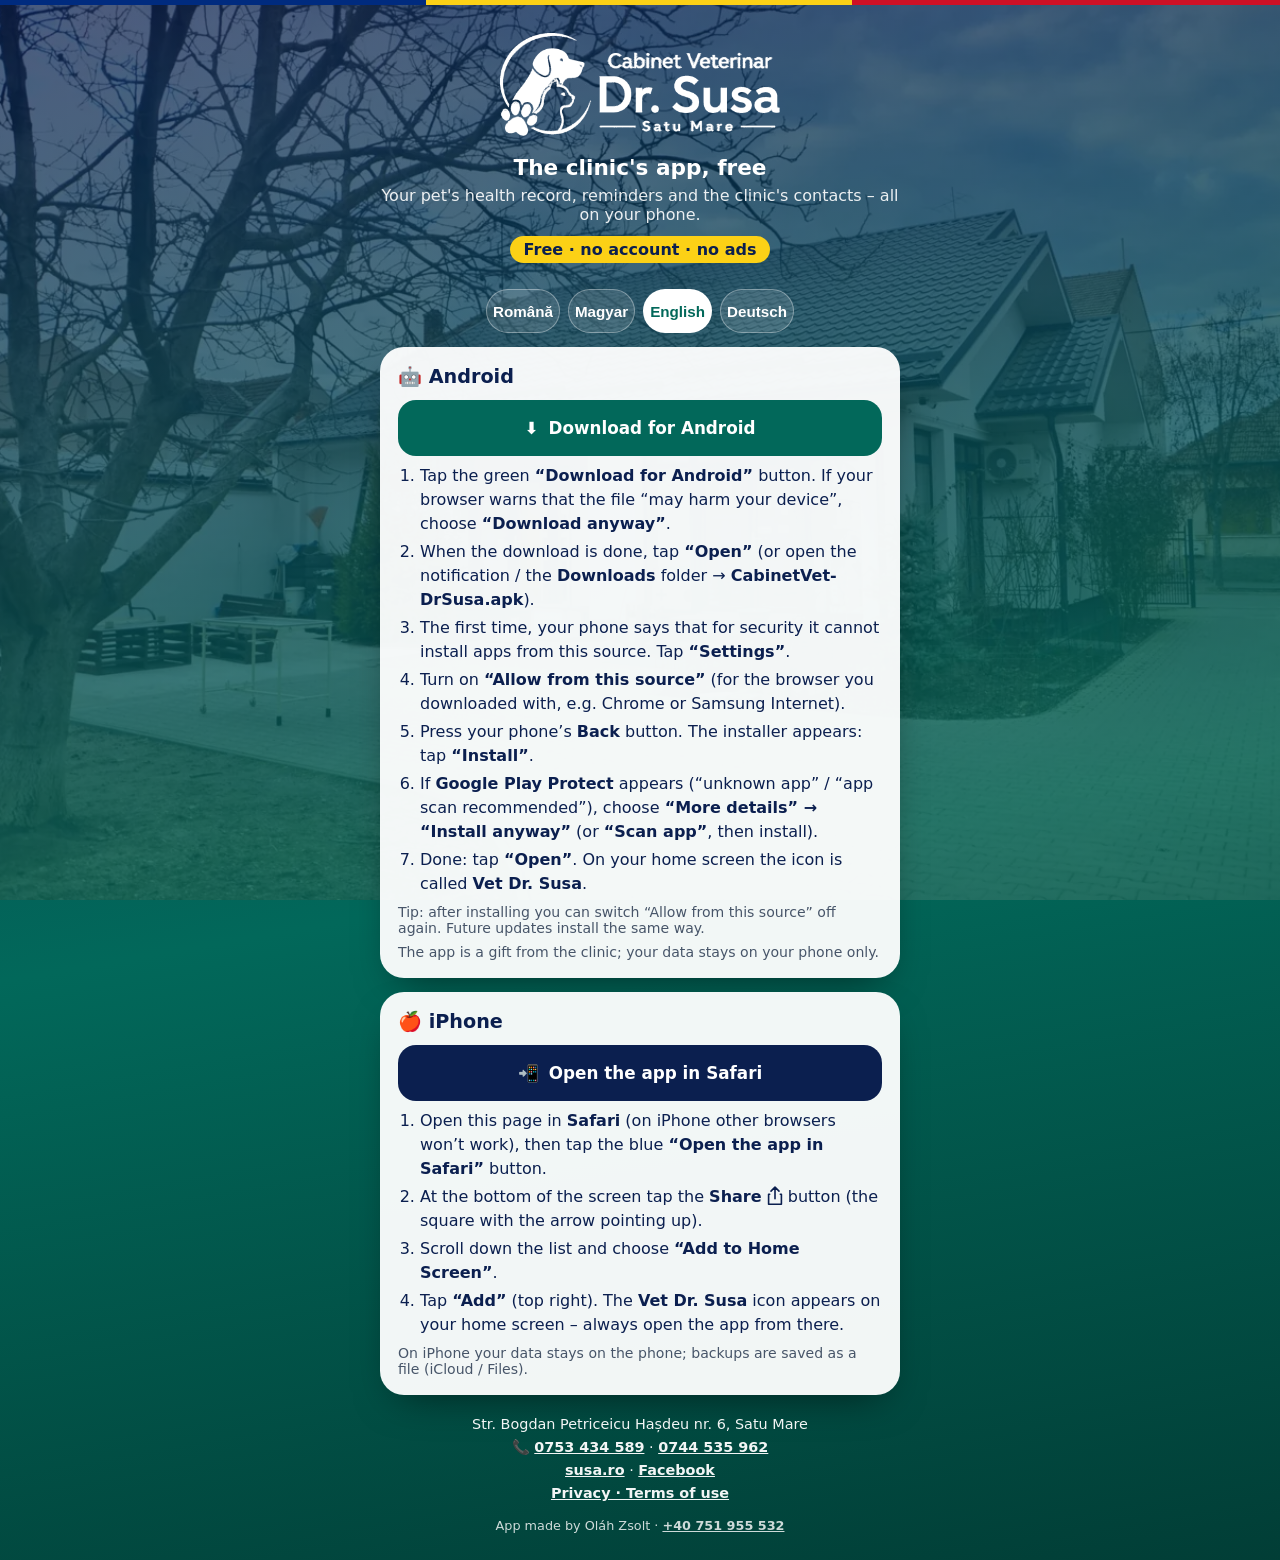
<file: index.html>
<!DOCTYPE html>
<html lang="ro">
<head>
  <meta charset="utf-8" />
  <meta name="viewport" content="width=device-width, initial-scale=1, viewport-fit=cover" />
  <title>Cabinet Veterinar Dr. Ioan Susa – aplicație gratuită</title>
  <meta name="description" content="Aplicația gratuită a Cabinetului Veterinar Dr. Ioan Susa, Satu Mare. Android și iPhone." />
  <meta name="theme-color" content="#02685A" />
  <link rel="icon" type="image/png" href="img/icon.png" />
  <!-- Lets Chrome / Samsung Internet offer the one-tap install button below. -->
  <link rel="manifest" href="manifest.webmanifest" />
  <style>
    :root { --green:#02685a; --green-d:#013a33; --navy:#0b1f4f; --blue:#002b7f; --yellow:#fcd116; --red:#ce1126; }
    * { box-sizing: border-box; }
    html, body { margin: 0; }
    body {
      font-family: system-ui, -apple-system, 'Segoe UI', Roboto, sans-serif; color: #fff; min-height: 100vh;
      background: linear-gradient(170deg, rgba(11,31,79,.72), rgba(2,104,90,.78) 55%, rgba(1,58,51,.92)), url('img/clinic-exterior.webp') center 35%/cover fixed, var(--green);
      padding: env(safe-area-inset-top) 16px calc(24px + env(safe-area-inset-bottom));
    }
    .stripe { height: 5px; margin: 0 -16px; background: linear-gradient(90deg, var(--blue) 0 33.3%, var(--yellow) 33.3% 66.6%, var(--red) 66.6%); }
    main { max-width: 520px; margin: 0 auto; }
    header { text-align: center; padding: 28px 0 8px; }
    header img { width: min(280px, 80%); height: auto; }
    h1 { font-size: 1.35rem; line-height: 1.3; margin: 14px 0 4px; }
    .sub { opacity: .9; margin: 0 0 6px; }
    .free { display: inline-block; background: var(--yellow); color: var(--navy); font-weight: 800; border-radius: 999px; padding: 4px 14px; margin-top: 6px; }
    .langs { display: flex; gap: 8px; justify-content: center; flex-wrap: wrap; margin: 18px 0 8px; }
    .langs button { min-height: 44px; min-width: 64px; border-radius: 999px; border: 1px solid rgba(255,255,255,.35); background: rgba(255,255,255,.12); color: #fff; font-weight: 700; font-size: .95rem; cursor: pointer; }
    .langs button[aria-pressed="true"] { background: #fff; color: var(--green); }
    .card { background: rgba(255,255,255,.95); color: var(--navy); border-radius: 24px; padding: 18px; margin: 14px 0; box-shadow: 0 16px 40px -18px rgba(0,0,0,.6); }
    .card.mine { outline: 4px solid var(--yellow); }
    .card h2 { margin: 0 0 4px; font-size: 1.2rem; display: flex; align-items: center; gap: 10px; }
    .mine-tag { display: none; font-size: .75rem; background: var(--yellow); border-radius: 999px; padding: 2px 10px; }
    .card.mine .mine-tag { display: inline-block; }
    .btn { display: flex; align-items: center; justify-content: center; gap: 10px; min-height: 56px; border-radius: 18px; font-weight: 800; font-size: 1.05rem; text-decoration: none; margin: 12px 0 6px; padding: 10px 16px; text-align: center; }
    .btn.green { background: var(--green); color: #fff; }
    .btn.navy { background: var(--navy); color: #fff; }
    .btn.install { width: 100%; border: 0; cursor: pointer; font-family: inherit; background: var(--yellow); color: var(--navy); box-shadow: 0 16px 40px -18px rgba(0,0,0,.6); }
    .btn.install[hidden] { display: none; }
    ol { margin: 8px 0 0; padding-inline-start: 22px; line-height: 1.5; }
    li { margin: 4px 0; }
    .note { font-size: .88rem; color: #475569; margin: 8px 0 0; }
    .share { display: inline-block; vertical-align: -4px; }
    footer { text-align: center; font-size: .9rem; opacity: .95; margin-top: 18px; line-height: 1.6; }
    footer a { color: #fff; font-weight: 700; }
    footer .credit { margin-top: 10px; font-size: .8rem; opacity: .85; }
  </style>
</head>
<body>
  <div class="stripe" aria-hidden="true"></div>
  <main>
    <header>
      <img src="img/logo-white.webp" alt="Cabinet Veterinar Dr. Ioan Susa" />
      <h1 data-i="title"></h1>
      <p class="sub" data-i="sub"></p>
      <span class="free" data-i="free"></span>
    </header>

    <nav class="langs" aria-label="Language">
      <button data-lang="ro">Română</button>
      <button data-lang="hu">Magyar</button>
      <button data-lang="en">English</button>
      <button data-lang="de">Deutsch</button>
    </nav>

    <button class="btn install" id="install" type="button" hidden><span aria-hidden="true">📲</span> <span data-i="install"></span></button>

    <section class="card" id="android">
      <h2>🤖 Android <span class="mine-tag" data-i="yours"></span></h2>
      <a class="btn green" href="CabinetVet-DrSusa.apk" download><span aria-hidden="true">⬇️</span> <span data-i="a_btn"></span></a>
      <ol id="a-steps"></ol>
      <p class="note" id="a-tip"></p>
      <p class="note" data-i="a_note"></p>
    </section>

    <section class="card" id="iphone">
      <h2>🍎 iPhone <span class="mine-tag" data-i="yours"></span></h2>
      <a class="btn navy" href="app/"><span aria-hidden="true">📲</span> <span data-i="i_btn"></span></a>
      <ol id="i-steps"></ol>
      <p class="note" data-i="i_note"></p>
    </section>

    <footer>
      <div>Str. Bogdan Petriceicu Hașdeu nr. 6, Satu Mare</div>
      <div>📞 <a href="tel:+40753434589">0753 434 589</a> · <a href="tel:+40744535962">0744 535 962</a></div>
      <div><a href="https://susa.ro/">susa.ro</a> · <a href="https://www.facebook.com/drsusaioan">Facebook</a></div>
      <div><a href="legal.html" data-i="legal"></a></div>
      <div class="credit"><span data-i="credit"></span> · <a href="tel:+40751955532" style="white-space:nowrap">+40 751 955 532</a></div>
    </footer>
  </main>

  <script>
    // Texts for the four languages of the clinic's clients. The app name stays Romanian.
    const T = {
      ro: {
        legal: 'Confidențialitate · Termeni și condiții',
        credit: 'Aplicație realizată de Oláh Zsolt',
        title: 'Aplicația cabinetului, gratuit', sub: 'Carnetul de sănătate al animalului tău, mementouri și contactul cu cabinetul – totul în telefon.', free: 'Gratuit · fără cont · fără reclame', yours: 'telefonul tău',
        install: 'Instalează aplicația cu un clic',
        a_btn: 'Descarcă pentru Android', a_note: 'Aplicația este oferită de cabinet; datele rămân doar pe telefonul tău.',
        i_btn: 'Deschide aplicația în Safari', i_note: 'Pe iPhone datele rămân în telefon; salvarea se face în fișier (iCloud / Fișiere).'
      },
      hu: {
        legal: 'Adatvédelem · Felhasználási feltételek',
        credit: 'Az alkalmazást készítette: Oláh Zsolt',
        title: 'A rendelő alkalmazása, ingyen', sub: 'Kedvenced egészségügyi könyve, emlékeztetők és a rendelő elérhetősége – mind a telefonodon.', free: 'Ingyenes · regisztráció nélkül · reklám nélkül', yours: 'a te telefonod',
        install: 'Telepítés egy kattintással',
        a_btn: 'Letöltés Androidra', a_note: 'Az alkalmazást a rendelő adja; az adataid csak a telefonodon maradnak.',
        i_btn: 'Az alkalmazás megnyitása Safariban', i_note: 'iPhone-on az adatok a telefonon maradnak; a mentés fájlba történik (iCloud / Fájlok).'
      },
      en: {
        legal: 'Privacy · Terms of use',
        credit: 'App made by Oláh Zsolt',
        title: "The clinic's app, free", sub: "Your pet's health record, reminders and the clinic's contacts – all on your phone.", free: 'Free · no account · no ads', yours: 'your phone',
        install: 'Install the app in one tap',
        a_btn: 'Download for Android', a_note: 'The app is a gift from the clinic; your data stays on your phone only.',
        i_btn: 'Open the app in Safari', i_note: 'On iPhone your data stays on the phone; backups are saved as a file (iCloud / Files).'
      },
      de: {
        legal: 'Datenschutz · Nutzungsbedingungen',
        credit: 'App erstellt von Oláh Zsolt',
        title: 'Die App der Praxis, kostenlos', sub: 'Gesundheitsheft Ihres Tieres, Erinnerungen und die Kontakte der Praxis – alles auf Ihrem Telefon.', free: 'Kostenlos · ohne Konto · ohne Werbung', yours: 'Ihr Telefon',
        install: 'App mit einem Tipp installieren',
        a_btn: 'Für Android herunterladen', a_note: 'Die App ist ein Geschenk der Praxis; Ihre Daten bleiben nur auf Ihrem Telefon.',
        i_btn: 'App in Safari öffnen', i_note: 'Auf dem iPhone bleiben die Daten auf dem Telefon; Sicherungen werden als Datei gespeichert (iCloud / Dateien).'
      }
    };
    const STEPS = {"ro": {"a": ["Apăsați butonul verde <b>„Descarcă pentru Android”</b>. Dacă browserul avertizează că fișierul „poate dăuna dispozitivului”, alegeți <b>„Descarcă oricum”</b>.", "Când descărcarea s-a terminat, apăsați <b>„Deschide”</b> (sau deschideți notificarea / folderul <b>Descărcări</b> → <b>CabinetVet-DrSusa.apk</b>).", "Prima dată telefonul spune că, din motive de securitate, nu poate instala aplicații din această sursă. Apăsați <b>„Setări”</b>.", "Porniți comutatorul <b>„Permiteți din această sursă”</b> (pentru browserul folosit, de ex. Chrome sau Samsung Internet).", "Apăsați butonul <b>Înapoi</b> al telefonului. Apare fereastra de instalare: apăsați <b>„Instalați”</b>.", "Dacă apare <b>Google Play Protect</b> („aplicație necunoscută” / „scanare recomandată”), alegeți <b>„Mai multe detalii” → „Instalați oricum”</b> (sau <b>„Scanați aplicația”</b>, apoi instalați).", "Gata: apăsați <b>„Deschideți”</b>. Pe ecran pictograma se numește <b>Vet Dr. Susa</b>."], "a_tip": "Sfat: după instalare puteți opri din nou comutatorul „Permiteți din această sursă”. Actualizările viitoare se instalează la fel.", "i": ["Deschideți această pagină în <b>Safari</b> (pe iPhone, în alt browser nu funcționează), apoi apăsați butonul albastru <b>„Deschide aplicația în Safari”</b>.", "Jos pe ecran apăsați butonul <b>Partajare</b> {share} (pătratul cu săgeata în sus).", "Derulați lista în jos și alegeți <b>„Adaugă pe ecranul principal”</b>.", "Apăsați <b>„Adaugă”</b> (dreapta sus). Pictograma <b>Vet Dr. Susa</b> apare pe ecran – deschideți aplicația de acolo, de fiecare dată."]}, "hu": {"a": ["Nyomd meg a zöld <b>„Letöltés Androidra”</b> gombot. Ha a böngésző figyelmeztet, hogy a fájl „kárt tehet az eszközben”, válaszd a <b>„Letöltés mégis”</b> lehetőséget.", "Ha kész a letöltés, koppints a <b>„Megnyitás”</b>-ra (vagy nyisd meg az értesítést / a <b>Letöltések</b> mappát → <b>CabinetVet-DrSusa.apk</b>).", "Első alkalommal a telefon jelzi, hogy biztonsági okból nem telepíthet ebből a forrásból. Koppints a <b>„Beállítások”</b> gombra.", "Kapcsold be az <b>„Engedélyezés ebből a forrásból”</b> kapcsolót (annál a böngészőnél, amivel letöltötted, pl. Chrome vagy Samsung Internet).", "Nyomd meg a telefon <b>Vissza</b> gombját. Megjelenik a telepítő ablak: koppints a <b>„Telepítés”</b> gombra.", "Ha feljön a <b>Google Play Protect</b> („ismeretlen alkalmazás” / „ellenőrzés javasolt”), válaszd a <b>„További részletek” → „Telepítés mindenképp”</b> lehetőséget (vagy <b>„Alkalmazás ellenőrzése”</b>, utána telepítés).", "Kész: koppints a <b>„Megnyitás”</b> gombra. A kezdőképernyőn az ikon neve: <b>Vet Dr. Susa</b>."], "a_tip": "Tipp: telepítés után az „Engedélyezés ebből a forrásból” kapcsolót nyugodtan kikapcsolhatod. A későbbi frissítések ugyanígy települnek.", "i": ["Ezt az oldalt <b>Safariban</b> nyisd meg (iPhone-on más böngészőben nem működik), majd koppints a kék <b>„Az alkalmazás megnyitása Safariban”</b> gombra.", "A képernyő alján koppints a <b>Megosztás</b> {share} gombra (négyzet felfelé mutató nyíllal).", "Görgess lejjebb a listában, és válaszd a <b>„Főképernyőhöz adás”</b> lehetőséget.", "Koppints a <b>„Hozzáadás”</b> gombra (jobb felül). A <b>Vet Dr. Susa</b> ikon megjelenik a kezdőképernyőn – mindig onnan nyisd meg."]}, "en": {"a": ["Tap the green <b>“Download for Android”</b> button. If your browser warns that the file “may harm your device”, choose <b>“Download anyway”</b>.", "When the download is done, tap <b>“Open”</b> (or open the notification / the <b>Downloads</b> folder → <b>CabinetVet-DrSusa.apk</b>).", "The first time, your phone says that for security it cannot install apps from this source. Tap <b>“Settings”</b>.", "Turn on <b>“Allow from this source”</b> (for the browser you downloaded with, e.g. Chrome or Samsung Internet).", "Press your phone’s <b>Back</b> button. The installer appears: tap <b>“Install”</b>.", "If <b>Google Play Protect</b> appears (“unknown app” / “app scan recommended”), choose <b>“More details” → “Install anyway”</b> (or <b>“Scan app”</b>, then install).", "Done: tap <b>“Open”</b>. On your home screen the icon is called <b>Vet Dr. Susa</b>."], "a_tip": "Tip: after installing you can switch “Allow from this source” off again. Future updates install the same way.", "i": ["Open this page in <b>Safari</b> (on iPhone other browsers won’t work), then tap the blue <b>“Open the app in Safari”</b> button.", "At the bottom of the screen tap the <b>Share</b> {share} button (the square with the arrow pointing up).", "Scroll down the list and choose <b>“Add to Home Screen”</b>.", "Tap <b>“Add”</b> (top right). The <b>Vet Dr. Susa</b> icon appears on your home screen – always open the app from there."]}, "de": {"a": ["Tippen Sie auf die grüne Schaltfläche <b>„Für Android herunterladen“</b>. Warnt der Browser, dass die Datei „dem Gerät schaden kann“, wählen Sie <b>„Trotzdem herunterladen“</b>.", "Wenn der Download fertig ist, tippen Sie auf <b>„Öffnen“</b> (oder öffnen Sie die Benachrichtigung / den Ordner <b>Downloads</b> → <b>CabinetVet-DrSusa.apk</b>).", "Beim ersten Mal meldet das Telefon, dass es aus Sicherheitsgründen keine Apps aus dieser Quelle installieren darf. Tippen Sie auf <b>„Einstellungen“</b>.", "Schalten Sie <b>„Dieser Quelle vertrauen“ / „Aus dieser Quelle zulassen“</b> ein (für den Browser, mit dem Sie heruntergeladen haben, z. B. Chrome oder Samsung Internet).", "Drücken Sie die <b>Zurück</b>-Taste des Telefons. Das Installationsfenster erscheint: tippen Sie auf <b>„Installieren“</b>.", "Erscheint <b>Google Play Protect</b> („unbekannte App“ / „App-Prüfung empfohlen“), wählen Sie <b>„Weitere Details“ → „Trotzdem installieren“</b> (oder <b>„App prüfen“</b> und danach installieren).", "Fertig: tippen Sie auf <b>„Öffnen“</b>. Auf dem Startbildschirm heißt das Symbol <b>Vet Dr. Susa</b>."], "a_tip": "Tipp: Nach der Installation können Sie „Aus dieser Quelle zulassen“ wieder ausschalten. Spätere Updates werden genauso installiert.", "i": ["Öffnen Sie diese Seite in <b>Safari</b> (auf dem iPhone funktionieren andere Browser nicht) und tippen Sie auf die blaue Schaltfläche <b>„App in Safari öffnen“</b>.", "Tippen Sie unten auf dem Bildschirm auf <b>Teilen</b> {share} (das Quadrat mit dem Pfeil nach oben).", "Scrollen Sie in der Liste nach unten und wählen Sie <b>„Zum Home-Bildschirm“</b>.", "Tippen Sie auf <b>„Hinzufügen“</b> (oben rechts). Das Symbol <b>Vet Dr. Susa</b> erscheint auf dem Home-Bildschirm – öffnen Sie die App immer von dort."]}};
    const SHARE = "<svg class=\"share\" width=\"16\" height=\"20\" viewBox=\"0 0 18 22\" aria-hidden=\"true\"><path d=\"M9 1v13M4.5 5.5 9 1l4.5 4.5M3 9H1.8v11.2h14.4V9H15\" fill=\"none\" stroke=\"#0b1f4f\" stroke-width=\"1.8\" stroke-linecap=\"round\" stroke-linejoin=\"round\"/></svg>";
    const pick = () => {
      try { const saved = localStorage.getItem('cvs-lang'); if (T[saved]) return saved; } catch (e) {}
      for (const l of navigator.languages || [navigator.language]) { const c = String(l).slice(0, 2).toLowerCase(); if (T[c]) return c; }
      return 'ro';
    };
    const apply = (lang) => {
      document.documentElement.lang = lang;
      document.querySelectorAll('[data-i]').forEach((el) => { el.textContent = T[lang][el.dataset.i]; });
      document.querySelectorAll('[data-lang]').forEach((b) => b.setAttribute('aria-pressed', String(b.dataset.lang === lang)));
      // Step texts are our own static strings (<b> marks the on-screen button names).
      document.getElementById('a-steps').innerHTML = STEPS[lang].a.map((x) => '<li>' + x + '</li>').join('');
      document.getElementById('i-steps').innerHTML = STEPS[lang].i.map((x) => '<li>' + x.replace('{share}', SHARE) + '</li>').join('');
      document.getElementById('a-tip').textContent = STEPS[lang].a_tip;
      try { localStorage.setItem('cvs-lang', lang); } catch (e) {}
    };
    document.querySelectorAll('[data-lang]').forEach((b) => b.addEventListener('click', () => apply(b.dataset.lang)));
    apply(pick());

    // Highlight the visitor's own system and show it first.
    const ua = navigator.userAgent;
    const ios = /iPhone|iPad|iPod/.test(ua) || (/Macintosh/.test(ua) && navigator.maxTouchPoints > 1);
    const mine = document.getElementById(ios ? 'iphone' : /Android/.test(ua) ? 'android' : '');
    if (mine) { mine.classList.add('mine'); mine.parentNode.insertBefore(mine, document.getElementById('android')); }

    // One-tap install: the browser only offers it where it can (Chrome, Edge, Samsung Internet).
    // Elsewhere the button stays hidden and the Android / iPhone steps below still work.
    const installBtn = document.getElementById('install');
    let deferred = null;
    window.addEventListener('beforeinstallprompt', (e) => { e.preventDefault(); deferred = e; installBtn.hidden = false; });
    installBtn.addEventListener('click', async () => {
      if (!deferred) return;
      deferred.prompt();
      await deferred.userChoice;
      deferred = null; installBtn.hidden = true;
    });
    window.addEventListener('appinstalled', () => { installBtn.hidden = true; });
  </script>
</body>
</html>
</file>
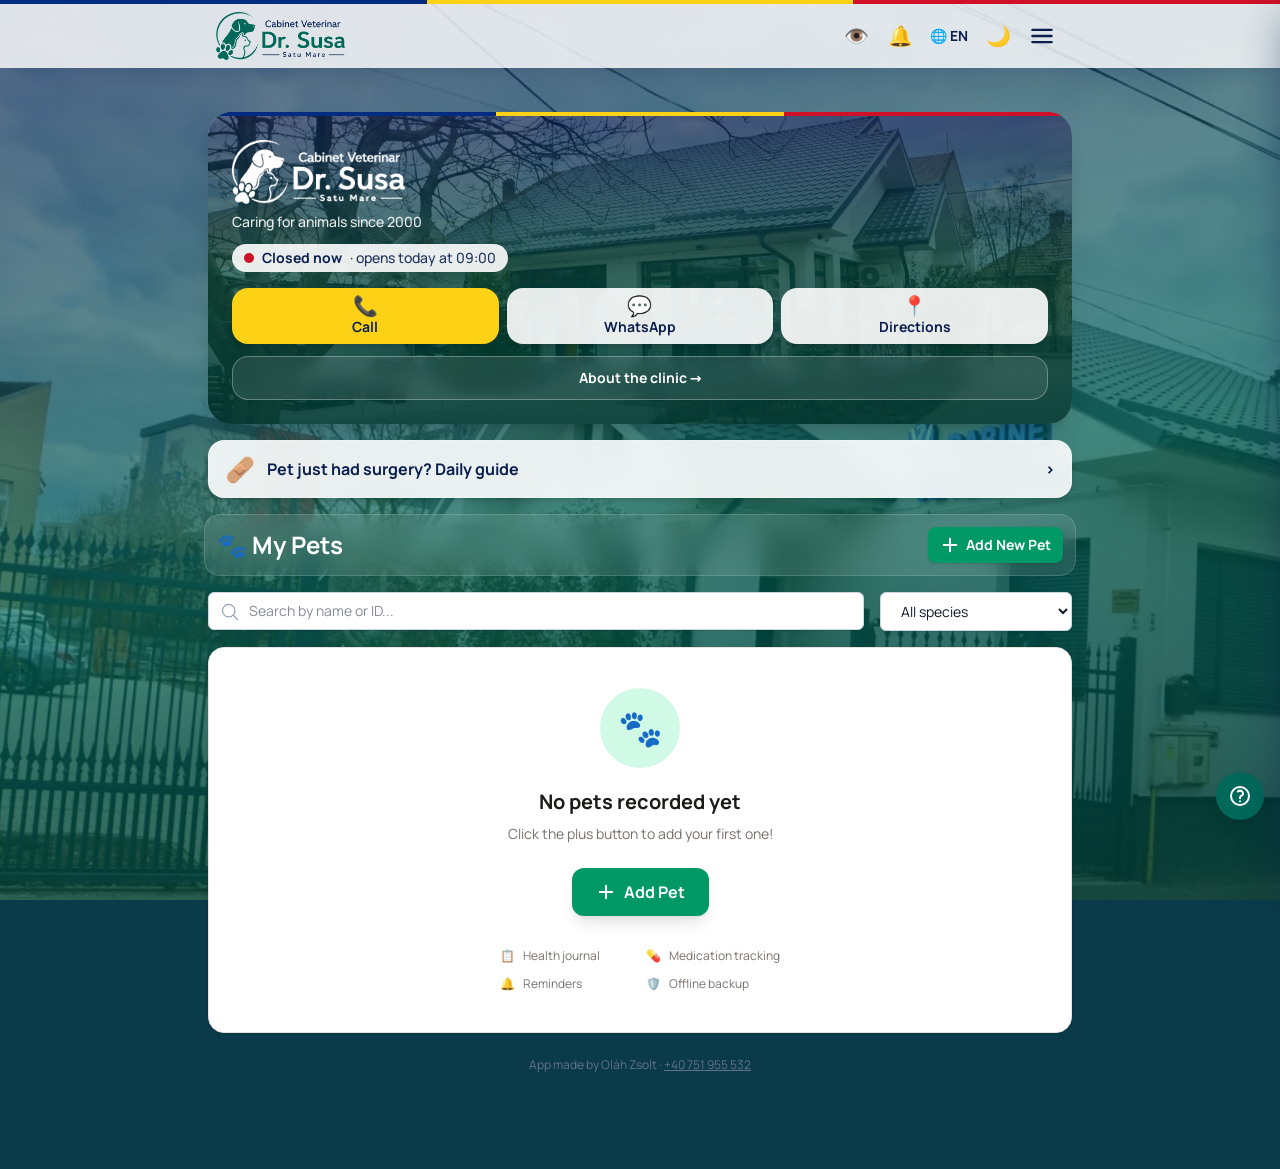
<file: app/index.html>
<!DOCTYPE html>
<html lang="ro">

<head>
  <meta charset="UTF-8" />
  <meta name="viewport" content="width=device-width, initial-scale=1.0, viewport-fit=cover" />
  <meta http-equiv="Content-Security-Policy" content="default-src 'self' capacitor: https://localhost; script-src 'self'; style-src 'self' 'unsafe-inline'; img-src 'self' data: blob: capacitor: https://localhost; connect-src 'self' data: blob: capacitor: https://localhost https://www.googleapis.com https://oauth2.googleapis.com; font-src 'self'; media-src 'self' blob: capacitor: https://localhost;" />
  <title>Cabinet Veterinar Dr. Ioan Susa</title>
  <meta name="theme-color" content="#02685A" />
  <link rel="manifest" href="manifest.webmanifest" />
  <link rel="icon" type="image/png" href="pwa/icon-192.png" />
  <!-- iPhone: installed via Safari "Add to Home Screen" -->
  <link rel="apple-touch-icon" href="pwa/apple-touch-icon.png" />
  <meta name="apple-mobile-web-app-capable" content="yes" />
  <meta name="mobile-web-app-capable" content="yes" />
  <meta name="apple-mobile-web-app-status-bar-style" content="black-translucent" />
  <meta name="apple-mobile-web-app-title" content="Vet Dr. Susa" />
  <script src="theme-init.js"></script>
  <script type="module" crossorigin src="./assets/index-C_kiY0Gb.js"></script>
  <link rel="modulepreload" crossorigin href="./assets/vendor-i18n-y4lNZ1nl.js">
  <link rel="modulepreload" crossorigin href="./assets/vendor-react-C5OJ64Kj.js">
  <link rel="modulepreload" crossorigin href="./assets/vendor-capacitor-C539m970.js">
  <link rel="stylesheet" crossorigin href="./assets/index-BgRgomIN.css">
</head>

<body>
  <div id="root"></div>
</body>

</html>
</file>
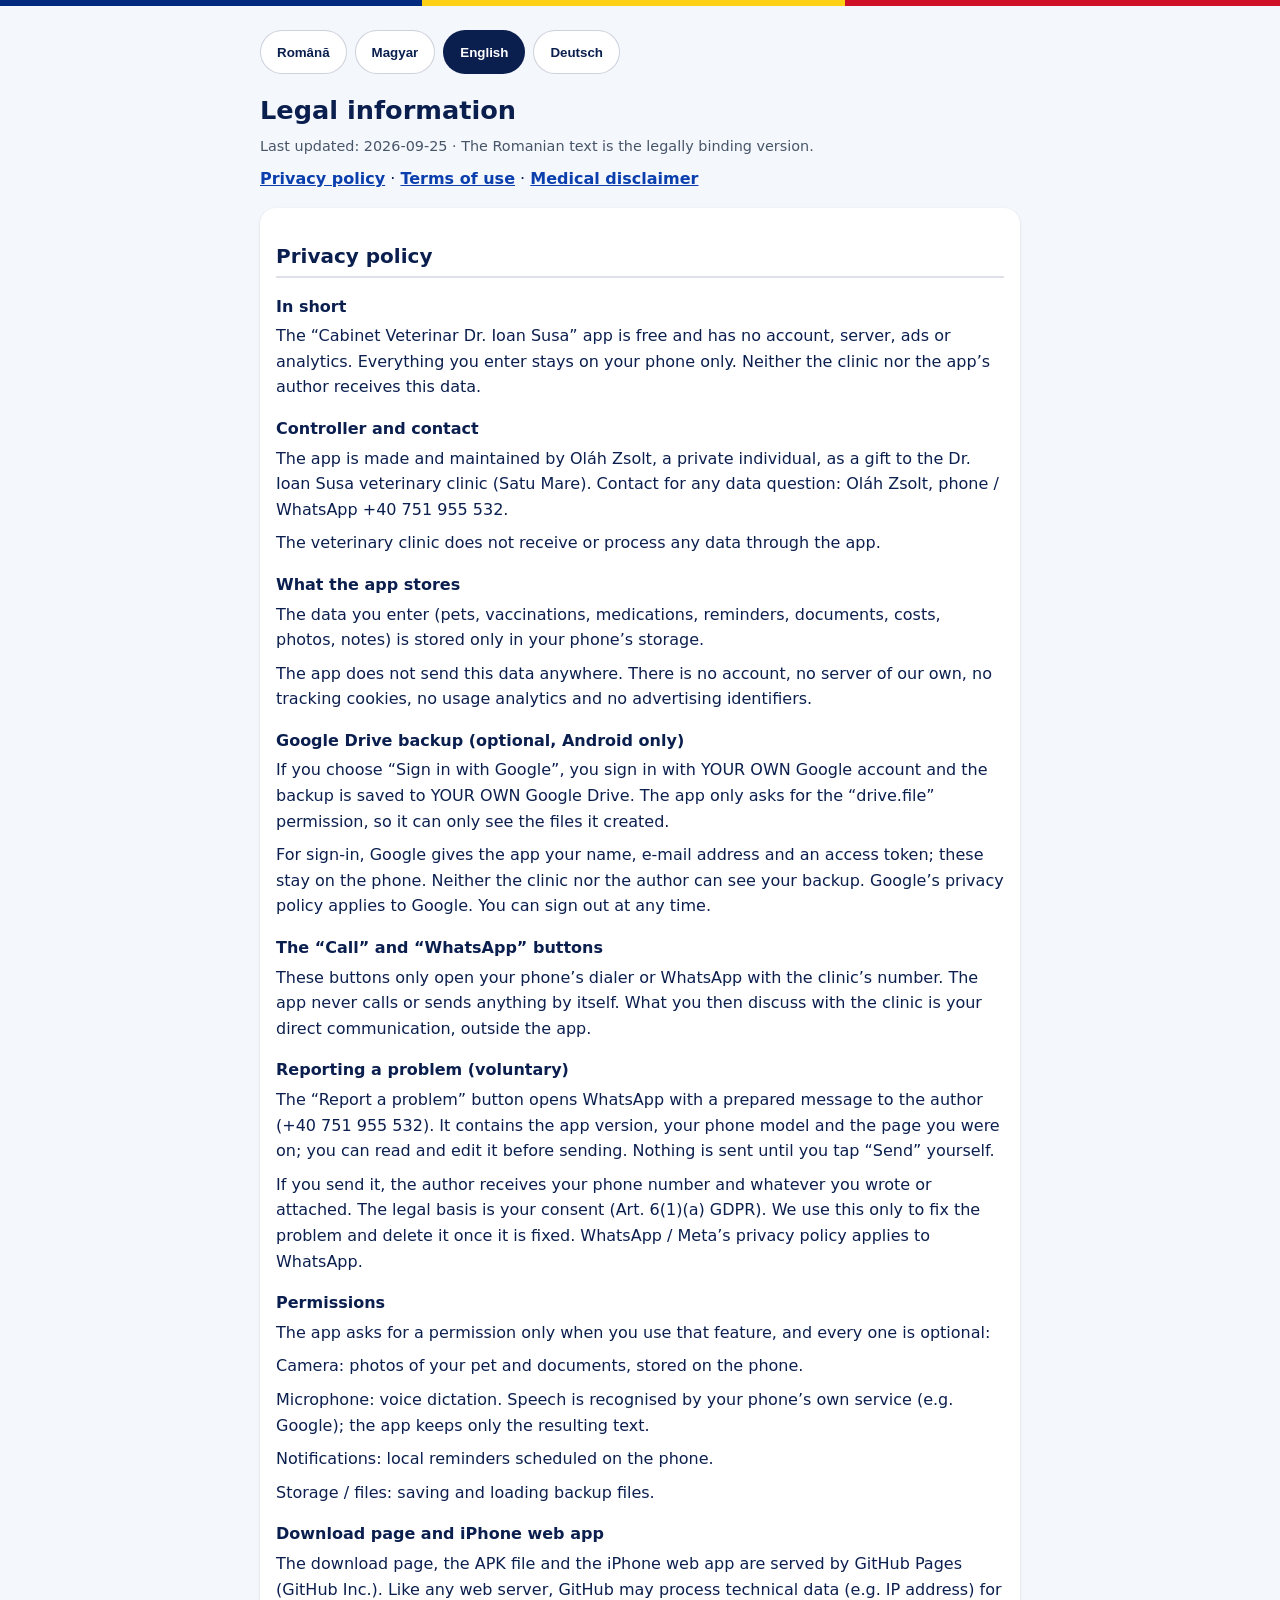
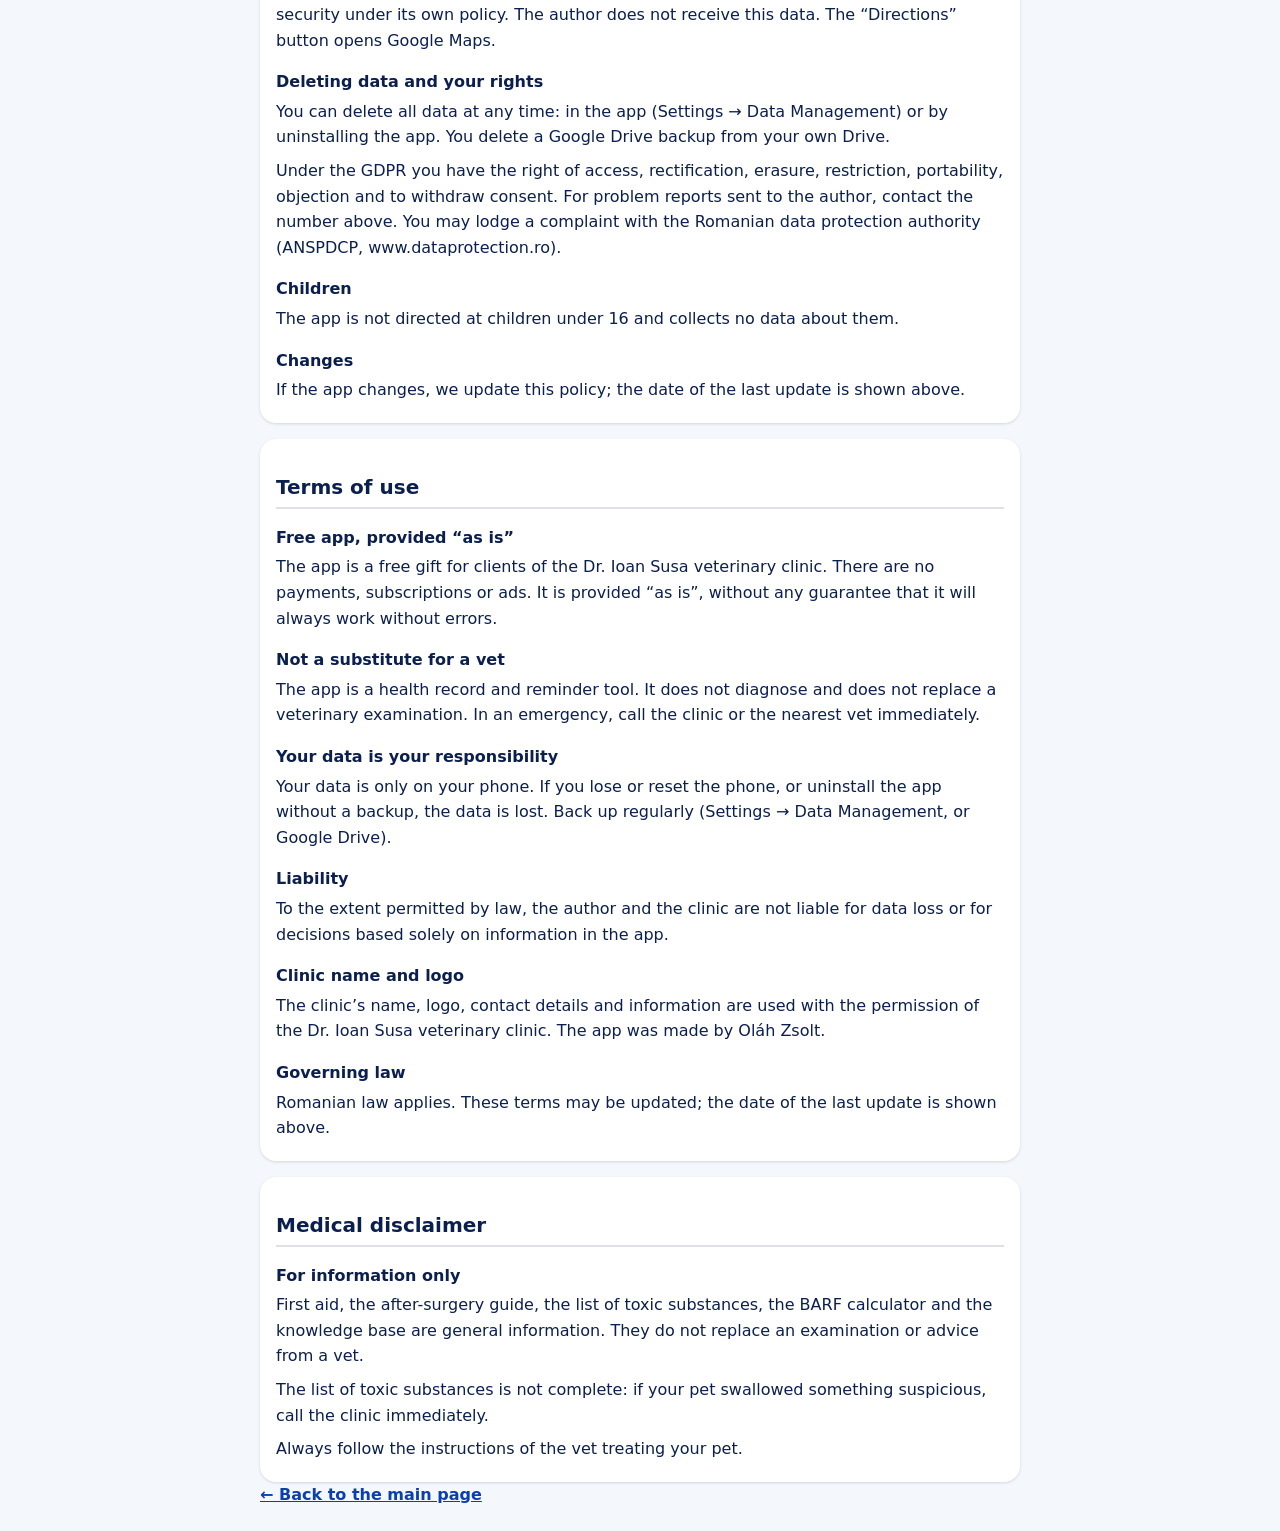
<file: legal.html>
<!doctype html>
<html lang="ro">
<head>
  <meta charset="utf-8" />
  <meta name="viewport" content="width=device-width, initial-scale=1" />
  <title>Cabinet Veterinar Dr. Ioan Susa – Informații legale</title>
  <meta name="robots" content="noindex" />
  <style>
    body { margin: 0; font-family: system-ui, -apple-system, 'Segoe UI', Roboto, sans-serif; background: #f4f7fb; color: #0b1f4f; line-height: 1.6; }
    .stripe { height: 6px; background: linear-gradient(90deg, #002b7f 33%, #fcd116 33% 66%, #ce1126 66%); }
    main { max-width: 760px; margin: 0 auto; padding: 16px; }
    .langs { display: flex; gap: 8px; flex-wrap: wrap; margin: 8px 0 16px; }
    .langs button { min-height: 44px; padding: 0 16px; border-radius: 999px; border: 1px solid #0b1f4f33; background: #fff; color: #0b1f4f; font-weight: 700; cursor: pointer; }
    .langs button[aria-pressed="true"] { background: #0b1f4f; color: #fff; }
    h1 { font-size: 1.6rem; margin: 8px 0 4px; }
    h2 { font-size: 1.25rem; margin: 28px 0 8px; padding-bottom: 4px; border-bottom: 2px solid #0b1f4f22; }
    h3 { font-size: 1rem; margin: 16px 0 4px; }
    p { margin: 0 0 8px; }
    .meta { font-size: .9rem; color: #475569; }
    .toc a, .back a { color: #0b3fae; font-weight: 700; }
    article { background: #fff; border-radius: 16px; padding: 4px 16px 12px; margin-top: 16px; box-shadow: 0 1px 3px #0002; }
    @media (prefers-color-scheme: dark) {
      body { background: #0b1220; color: #e2e8f0; }
      article, .langs button { background: #111c33; color: #e2e8f0; }
      .langs button[aria-pressed="true"] { background: #e2e8f0; color: #0b1220; }
      .meta { color: #94a3b8; } .toc a, .back a { color: #93c5fd; }
    }
  </style>
</head>
<body>
  <div class="stripe" aria-hidden="true"></div>
  <main>
    <div class="langs">
      <button data-lang="ro">Română</button><button data-lang="hu">Magyar</button><button data-lang="en">English</button><button data-lang="de">Deutsch</button>
    </div>
<section lang="ro" data-lang-block="ro" hidden>
<h1>Informații legale</h1>
<p class="meta">Ultima actualizare: 2026-09-25 · În caz de neconcordanță între versiuni, prevalează textul în limba română.</p>
<nav class="toc"><a href="#privacy-ro">Politica de confidențialitate</a> · <a href="#terms-ro">Termeni și condiții de utilizare</a> · <a href="#disclaimer-ro">Declarație medicală</a></nav>
<article id="privacy-ro"><h2>Politica de confidențialitate</h2>
<h3>Pe scurt</h3><p>Aplicația „Cabinet Veterinar Dr. Ioan Susa” este gratuită, nu are cont, server, reclame sau analiză. Toate datele introduse de dumneavoastră rămân doar pe telefonul dumneavoastră. Nici cabinetul, nici autorul aplicației nu primesc aceste date.</p>
<h3>Operatorul și contactul</h3><p>Aplicația este realizată și întreținută de Oláh Zsolt, persoană fizică, ca dar pentru Cabinetul Veterinar Dr. Ioan Susa (Satu Mare). Contact pentru orice întrebare privind datele: Oláh Zsolt, telefon / WhatsApp +40 751 955 532.</p><p>Cabinetul veterinar nu primește și nu prelucrează date prin aplicație.</p>
<h3>Ce date stochează aplicația</h3><p>Datele pe care le introduceți (animale, vaccinuri, medicamente, mementouri, documente, costuri, fotografii, notițe) sunt salvate numai în memoria telefonului dumneavoastră.</p><p>Aplicația nu trimite aceste date nicăieri. Nu există cont, server propriu, cookie-uri de urmărire, analiză de utilizare sau identificatori publicitari.</p>
<h3>Salvarea în Google Drive (opțional, doar Android)</h3><p>Dacă alegeți „Conectare cu Google”, vă conectați cu propriul cont Google, iar copia de siguranță se salvează în propriul dumneavoastră Google Drive. Aplicația cere doar permisiunea „drive.file”, adică vede numai fișierele create de ea.</p><p>Pentru conectare, Google transmite aplicației numele, adresa de e-mail și un cod de acces; acestea rămân pe telefon. Nici cabinetul, nici autorul nu văd copia dumneavoastră. Pentru Google se aplică politica de confidențialitate Google. Vă puteți deconecta oricând.</p>
<h3>Butoanele „Sună” și „WhatsApp”</h3><p>Aceste butoane doar deschid aplicația de telefon, respectiv WhatsApp, cu numărul cabinetului. Aplicația nu sună și nu trimite nimic singură. Ce comunicați apoi cu cabinetul este comunicarea dumneavoastră directă, în afara aplicației.</p>
<h3>Raportarea unei erori (opțional)</h3><p>Butonul „Raportează o eroare” deschide WhatsApp cu un mesaj pregătit către autor (+40 751 955 532). Mesajul conține versiunea aplicației, tipul de telefon și pagina pe care vă aflați; îl puteți citi și modifica înainte de trimitere. Nimic nu se trimite fără să apăsați dumneavoastră „Trimite”.</p><p>Dacă trimiteți mesajul, autorul primește numărul dumneavoastră de telefon și ce ați scris sau atașat. Temeiul este consimțământul dumneavoastră (art. 6 alin. (1) lit. a) GDPR). Folosim aceste date doar pentru remedierea erorii și le ștergem după rezolvare. Pentru WhatsApp se aplică politica de confidențialitate a WhatsApp / Meta.</p>
<h3>Permisiuni</h3><p>Aplicația cere permisiunile numai când folosiți funcția respectivă și toate sunt opționale:</p><p>Cameră: fotografii cu animalul și cu documentele, salvate pe telefon.</p><p>Microfon: dictare vocală. Recunoașterea vorbirii este făcută de serviciul telefonului (de ex. Google); aplicația păstrează doar textul rezultat.</p><p>Notificări: mementouri locale, programate pe telefon.</p><p>Stocare / fișiere: salvarea și încărcarea fișierelor de backup.</p>
<h3>Pagina de descărcare și aplicația web pentru iPhone</h3><p>Pagina de descărcare, fișierul APK și aplicația web pentru iPhone sunt găzduite de GitHub Pages (GitHub Inc.). Ca orice server web, GitHub poate prelucra date tehnice (de ex. adresa IP) din motive de securitate, conform politicii sale. Autorul nu primește aceste date. Butonul „Traseu” deschide Google Maps.</p>
<h3>Ștergerea datelor și drepturile dumneavoastră</h3><p>Puteți șterge toate datele oricând: din aplicație (Setări → Gestionare Date) sau prin dezinstalarea aplicației. Copia din Google Drive o ștergeți din propriul Drive.</p><p>Conform GDPR aveți dreptul de acces, rectificare, ștergere, restricționare, portabilitate, opoziție și de a vă retrage consimțământul. Pentru mesajele de eroare trimise autorului, scrieți-i la numărul de mai sus. Aveți dreptul să depuneți plângere la ANSPDCP (www.dataprotection.ro).</p>
<h3>Copii</h3><p>Aplicația nu se adresează copiilor sub 16 ani și nu colectează date despre ei.</p>
<h3>Modificări</h3><p>Dacă aplicația se schimbă, actualizăm această politică; data ultimei actualizări este afișată mai sus.</p>
</article>
<article id="terms-ro"><h2>Termeni și condiții de utilizare</h2>
<h3>Aplicație gratuită, oferită „ca atare”</h3><p>Aplicația este un dar gratuit pentru clienții Cabinetului Veterinar Dr. Ioan Susa. Nu există plăți, abonamente sau reclame. Aplicația este oferită „ca atare”, fără garanții privind funcționarea neîntreruptă sau lipsa erorilor.</p>
<h3>Nu înlocuiește medicul veterinar</h3><p>Aplicația este un carnet și un ajutor de memorare. Nu pune diagnostice și nu înlocuiește consultul veterinar. În caz de urgență sunați imediat cabinetul sau cel mai apropiat medic veterinar.</p>
<h3>Datele sunt responsabilitatea dumneavoastră</h3><p>Datele sunt doar pe telefonul dumneavoastră. Dacă pierdeți telefonul, îl resetați sau dezinstalați aplicația fără copie de siguranță, datele se pierd. Faceți regulat copii de siguranță (Setări → Gestionare Date sau Google Drive).</p>
<h3>Răspundere</h3><p>În limitele permise de lege, autorul și cabinetul nu răspund pentru pierderi de date sau pentru decizii luate doar pe baza informațiilor din aplicație.</p>
<h3>Numele și sigla cabinetului</h3><p>Numele, sigla, datele de contact și informațiile despre cabinet sunt folosite cu permisiunea Cabinetului Veterinar Dr. Ioan Susa. Aplicația a fost realizată de Oláh Zsolt.</p>
<h3>Legea aplicabilă</h3><p>Se aplică legea română. Termenii pot fi actualizați; data ultimei actualizări este afișată mai sus.</p>
</article>
<article id="disclaimer-ro"><h2>Declarație medicală</h2>
<h3>Doar informativ</h3><p>Primul ajutor, ghidul de îngrijire după operație, lista de substanțe toxice, calculatorul BARF și baza de cunoștințe au caracter general și informativ. Nu înlocuiesc examinarea și sfatul medicului veterinar.</p><p>Lista substanțelor toxice nu este completă: dacă animalul a înghițit ceva suspect, sunați imediat cabinetul.</p><p>Urmați întotdeauna indicațiile medicului veterinar care tratează animalul.</p>
</article>
<p class="back"><a href="./">← Înapoi la pagina principală</a></p></section>
<section lang="hu" data-lang-block="hu" hidden>
<h1>Jogi tudnivalók</h1>
<p class="meta">Utolsó frissítés: 2026-09-25 · Jogi szempontból a román nyelvű szöveg az irányadó.</p>
<nav class="toc"><a href="#privacy-hu">Adatvédelmi tájékoztató</a> · <a href="#terms-hu">Felhasználási feltételek (ÁSZF)</a> · <a href="#disclaimer-hu">Orvosi nyilatkozat</a></nav>
<article id="privacy-hu"><h2>Adatvédelmi tájékoztató</h2>
<h3>Röviden</h3><p>A „Cabinet Veterinar Dr. Ioan Susa” alkalmazás ingyenes, nincs benne fiók, szerver, reklám vagy analitika. Minden adat, amit beír, csak az Ön telefonján marad. Sem a rendelő, sem az app készítője nem kapja meg ezeket az adatokat.</p>
<h3>Az adatkezelő és az elérhetőség</h3><p>Az alkalmazást Oláh Zsolt magánszemély készítette és tartja karban, ajándékként a Dr. Ioan Susa állatorvosi rendelőnek (Szatmárnémeti). Kapcsolat bármilyen adatvédelmi kérdésben: Oláh Zsolt, telefon / WhatsApp +40 751 955 532.</p><p>Az állatorvosi rendelő az alkalmazáson keresztül nem kap és nem kezel adatot.</p>
<h3>Milyen adatot tárol az alkalmazás</h3><p>Az Ön által beírt adatok (kisállatok, oltások, gyógyszerek, emlékeztetők, dokumentumok, költségek, fotók, jegyzetek) kizárólag a telefonja tárhelyén vannak.</p><p>Az alkalmazás ezeket sehová nem küldi el. Nincs fiók, nincs saját szerver, nincs követő süti, használati statisztika vagy hirdetési azonosító.</p>
<h3>Google Drive-mentés (választható, csak Androidon)</h3><p>Ha a „Bejelentkezés Google-lel” gombot választja, a SAJÁT Google-fiókjával lép be, és a mentés a SAJÁT Google Drive-jára kerül. Az alkalmazás csak „drive.file” jogosultságot kér, vagyis csak az általa létrehozott fájlokat látja.</p><p>A bejelentkezéshez a Google átadja az alkalmazásnak a nevét, az e-mail-címét és egy hozzáférési kódot; ezek a telefonon maradnak. A mentését sem a rendelő, sem a készítő nem látja. A Google-re a Google adatvédelmi szabályai vonatkoznak. Bármikor kijelentkezhet.</p>
<h3>A „Hívás” és a „WhatsApp” gomb</h3><p>Ezek a gombok csak megnyitják a telefon tárcsázóját, illetve a WhatsAppot a rendelő számával. Az alkalmazás magától nem telefonál és nem küld semmit. Amit ezután a rendelővel megbeszél, az az Ön közvetlen kapcsolata, az alkalmazáson kívül.</p>
<h3>Hibabejelentés (önkéntes)</h3><p>A „Hiba bejelentése” gomb megnyitja a WhatsAppot egy előre megírt üzenettel a készítőnek (+40 751 955 532). Az üzenetben szerepel az app verziója, a telefon típusa és az oldal, ahol éppen volt; küldés előtt elolvashatja és átírhatja. Semmi nem megy el, amíg Ön meg nem nyomja a „Küldés” gombot.</p><p>Ha elküldi, a készítő megkapja az Ön telefonszámát és azt, amit írt vagy csatolt. A jogalap az Ön hozzájárulása (GDPR 6. cikk (1) a) pont). Ezeket az adatokat csak a hiba javítására használjuk, és a javítás után töröljük. A WhatsAppra a WhatsApp / Meta adatvédelmi szabályai vonatkoznak.</p>
<h3>Engedélyek</h3><p>Az alkalmazás csak akkor kér engedélyt, amikor az adott funkciót használja, és mindegyik elhagyható:</p><p>Kamera: fotók a kisállatról és a dokumentumokról, a telefonon tárolva.</p><p>Mikrofon: hangos diktálás. A beszédfelismerést a telefon saját szolgáltatása végzi (pl. Google); az alkalmazás csak a kész szöveget őrzi meg.</p><p>Értesítések: helyi emlékeztetők, a telefonon ütemezve.</p><p>Tárhely / fájlok: mentésfájlok elmentése és betöltése.</p>
<h3>A letöltőoldal és az iPhone-os webes app</h3><p>A letöltőoldalt, az APK-fájlt és az iPhone-os webes appot a GitHub Pages (GitHub Inc.) szolgálja ki. Mint minden webszerver, a GitHub biztonsági okból technikai adatokat (pl. IP-címet) kezelhet a saját szabályai szerint. A készítő ezeket nem kapja meg. Az „Útvonal” gomb a Google Térképet nyitja meg.</p>
<h3>Adatok törlése és az Ön jogai</h3><p>Az összes adatot bármikor törölheti: az alkalmazásban (Beállítások → Adatkezelés) vagy az alkalmazás eltávolításával. A Google Drive-on lévő mentést a saját Drive-jából törli.</p><p>A GDPR szerint joga van a hozzáféréshez, helyesbítéshez, törléshez, korlátozáshoz, adathordozhatósághoz, tiltakozáshoz és a hozzájárulás visszavonásához. A készítőnek küldött hibabejelentésekkel kapcsolatban írjon a fenti számra. Panaszt tehet a román adatvédelmi hatóságnál (ANSPDCP, www.dataprotection.ro).</p>
<h3>Gyermekek</h3><p>Az alkalmazás nem 16 év alatti gyermekeknek szól, és róluk sem gyűjt adatot.</p>
<h3>Változások</h3><p>Ha az alkalmazás változik, ezt a tájékoztatót frissítjük; a legutóbbi frissítés dátuma fent látható.</p>
</article>
<article id="terms-hu"><h2>Felhasználási feltételek (ÁSZF)</h2>
<h3>Ingyenes alkalmazás, „ahogy van”</h3><p>Az alkalmazás ingyenes ajándék a Dr. Ioan Susa állatorvosi rendelő ügyfeleinek. Nincs fizetés, előfizetés vagy reklám. Az alkalmazást „ahogy van” alapon adjuk, garancia nélkül arra, hogy mindig hibátlanul működik.</p>
<h3>Nem helyettesíti az állatorvost</h3><p>Az alkalmazás egy egészségügyi napló és emlékeztető. Nem állít fel diagnózist, és nem helyettesíti az állatorvosi vizsgálatot. Vészhelyzetben azonnal hívja a rendelőt vagy a legközelebbi állatorvost.</p>
<h3>Az adatokért Ön felel</h3><p>Az adatok csak az Ön telefonján vannak. Ha a telefon elvész, visszaállítja, vagy mentés nélkül törli az alkalmazást, az adatok elvesznek. Mentsen rendszeresen (Beállítások → Adatkezelés, vagy Google Drive).</p>
<h3>Felelősség</h3><p>A jogszabályok által megengedett mértékben a készítő és a rendelő nem felel adatvesztésért, sem olyan döntésekért, amelyek kizárólag az alkalmazás információin alapulnak.</p>
<h3>A rendelő neve és logója</h3><p>A rendelő nevét, logóját, elérhetőségeit és adatait a Dr. Ioan Susa állatorvosi rendelő engedélyével használjuk. Az alkalmazást Oláh Zsolt készítette.</p>
<h3>Irányadó jog</h3><p>A román jog az irányadó. A feltételek frissülhetnek; a legutóbbi frissítés dátuma fent látható.</p>
</article>
<article id="disclaimer-hu"><h2>Orvosi nyilatkozat</h2>
<h3>Csak tájékoztató jellegű</h3><p>Az elsősegély, a műtét utáni útmutató, a mérgező anyagok listája, a BARF-kalkulátor és a tudástár általános, tájékoztató jellegű. Nem helyettesíti az állatorvosi vizsgálatot és tanácsot.</p><p>A mérgező anyagok listája nem teljes: ha a kisállat valami gyanúsat nyelt le, azonnal hívja a rendelőt.</p><p>Mindig a kezelő állatorvos utasítását kövesse.</p>
</article>
<p class="back"><a href="./">← Vissza a főoldalra</a></p></section>
<section lang="en" data-lang-block="en" hidden>
<h1>Legal information</h1>
<p class="meta">Last updated: 2026-09-25 · The Romanian text is the legally binding version.</p>
<nav class="toc"><a href="#privacy-en">Privacy policy</a> · <a href="#terms-en">Terms of use</a> · <a href="#disclaimer-en">Medical disclaimer</a></nav>
<article id="privacy-en"><h2>Privacy policy</h2>
<h3>In short</h3><p>The “Cabinet Veterinar Dr. Ioan Susa” app is free and has no account, server, ads or analytics. Everything you enter stays on your phone only. Neither the clinic nor the app’s author receives this data.</p>
<h3>Controller and contact</h3><p>The app is made and maintained by Oláh Zsolt, a private individual, as a gift to the Dr. Ioan Susa veterinary clinic (Satu Mare). Contact for any data question: Oláh Zsolt, phone / WhatsApp +40 751 955 532.</p><p>The veterinary clinic does not receive or process any data through the app.</p>
<h3>What the app stores</h3><p>The data you enter (pets, vaccinations, medications, reminders, documents, costs, photos, notes) is stored only in your phone’s storage.</p><p>The app does not send this data anywhere. There is no account, no server of our own, no tracking cookies, no usage analytics and no advertising identifiers.</p>
<h3>Google Drive backup (optional, Android only)</h3><p>If you choose “Sign in with Google”, you sign in with YOUR OWN Google account and the backup is saved to YOUR OWN Google Drive. The app only asks for the “drive.file” permission, so it can only see the files it created.</p><p>For sign-in, Google gives the app your name, e-mail address and an access token; these stay on the phone. Neither the clinic nor the author can see your backup. Google’s privacy policy applies to Google. You can sign out at any time.</p>
<h3>The “Call” and “WhatsApp” buttons</h3><p>These buttons only open your phone’s dialer or WhatsApp with the clinic’s number. The app never calls or sends anything by itself. What you then discuss with the clinic is your direct communication, outside the app.</p>
<h3>Reporting a problem (voluntary)</h3><p>The “Report a problem” button opens WhatsApp with a prepared message to the author (+40 751 955 532). It contains the app version, your phone model and the page you were on; you can read and edit it before sending. Nothing is sent until you tap “Send” yourself.</p><p>If you send it, the author receives your phone number and whatever you wrote or attached. The legal basis is your consent (Art. 6(1)(a) GDPR). We use this only to fix the problem and delete it once it is fixed. WhatsApp / Meta’s privacy policy applies to WhatsApp.</p>
<h3>Permissions</h3><p>The app asks for a permission only when you use that feature, and every one is optional:</p><p>Camera: photos of your pet and documents, stored on the phone.</p><p>Microphone: voice dictation. Speech is recognised by your phone’s own service (e.g. Google); the app keeps only the resulting text.</p><p>Notifications: local reminders scheduled on the phone.</p><p>Storage / files: saving and loading backup files.</p>
<h3>Download page and iPhone web app</h3><p>The download page, the APK file and the iPhone web app are served by GitHub Pages (GitHub Inc.). Like any web server, GitHub may process technical data (e.g. IP address) for security under its own policy. The author does not receive this data. The “Directions” button opens Google Maps.</p>
<h3>Deleting data and your rights</h3><p>You can delete all data at any time: in the app (Settings → Data Management) or by uninstalling the app. You delete a Google Drive backup from your own Drive.</p><p>Under the GDPR you have the right of access, rectification, erasure, restriction, portability, objection and to withdraw consent. For problem reports sent to the author, contact the number above. You may lodge a complaint with the Romanian data protection authority (ANSPDCP, www.dataprotection.ro).</p>
<h3>Children</h3><p>The app is not directed at children under 16 and collects no data about them.</p>
<h3>Changes</h3><p>If the app changes, we update this policy; the date of the last update is shown above.</p>
</article>
<article id="terms-en"><h2>Terms of use</h2>
<h3>Free app, provided “as is”</h3><p>The app is a free gift for clients of the Dr. Ioan Susa veterinary clinic. There are no payments, subscriptions or ads. It is provided “as is”, without any guarantee that it will always work without errors.</p>
<h3>Not a substitute for a vet</h3><p>The app is a health record and reminder tool. It does not diagnose and does not replace a veterinary examination. In an emergency, call the clinic or the nearest vet immediately.</p>
<h3>Your data is your responsibility</h3><p>Your data is only on your phone. If you lose or reset the phone, or uninstall the app without a backup, the data is lost. Back up regularly (Settings → Data Management, or Google Drive).</p>
<h3>Liability</h3><p>To the extent permitted by law, the author and the clinic are not liable for data loss or for decisions based solely on information in the app.</p>
<h3>Clinic name and logo</h3><p>The clinic’s name, logo, contact details and information are used with the permission of the Dr. Ioan Susa veterinary clinic. The app was made by Oláh Zsolt.</p>
<h3>Governing law</h3><p>Romanian law applies. These terms may be updated; the date of the last update is shown above.</p>
</article>
<article id="disclaimer-en"><h2>Medical disclaimer</h2>
<h3>For information only</h3><p>First aid, the after-surgery guide, the list of toxic substances, the BARF calculator and the knowledge base are general information. They do not replace an examination or advice from a vet.</p><p>The list of toxic substances is not complete: if your pet swallowed something suspicious, call the clinic immediately.</p><p>Always follow the instructions of the vet treating your pet.</p>
</article>
<p class="back"><a href="./">← Back to the main page</a></p></section>
<section lang="de" data-lang-block="de" hidden>
<h1>Rechtliche Hinweise</h1>
<p class="meta">Zuletzt aktualisiert: 2026-09-25 · Rechtlich maßgeblich ist der rumänische Text.</p>
<nav class="toc"><a href="#privacy-de">Datenschutzerklärung</a> · <a href="#terms-de">Nutzungsbedingungen</a> · <a href="#disclaimer-de">Medizinischer Hinweis</a></nav>
<article id="privacy-de"><h2>Datenschutzerklärung</h2>
<h3>Kurz gesagt</h3><p>Die App „Cabinet Veterinar Dr. Ioan Susa“ ist kostenlos und hat kein Konto, keinen Server, keine Werbung und keine Analyse. Alles, was Sie eingeben, bleibt nur auf Ihrem Telefon. Weder die Praxis noch der Autor der App erhalten diese Daten.</p>
<h3>Verantwortlicher und Kontakt</h3><p>Die App wurde von Oláh Zsolt, einer Privatperson, als Geschenk für die Tierarztpraxis Dr. Ioan Susa (Satu Mare) erstellt und wird von ihm gepflegt. Kontakt bei Fragen zu Daten: Oláh Zsolt, Telefon / WhatsApp +40 751 955 532.</p><p>Die Tierarztpraxis erhält und verarbeitet über die App keine Daten.</p>
<h3>Welche Daten die App speichert</h3><p>Die von Ihnen eingegebenen Daten (Tiere, Impfungen, Medikamente, Erinnerungen, Dokumente, Kosten, Fotos, Notizen) werden ausschließlich im Speicher Ihres Telefons abgelegt.</p><p>Die App sendet diese Daten nirgendwohin. Es gibt kein Konto, keinen eigenen Server, keine Tracking-Cookies, keine Nutzungsanalyse und keine Werbe-IDs.</p>
<h3>Sicherung in Google Drive (optional, nur Android)</h3><p>Wenn Sie „Mit Google anmelden“ wählen, melden Sie sich mit IHREM EIGENEN Google-Konto an, und die Sicherung wird in IHREM EIGENEN Google Drive gespeichert. Die App fordert nur die Berechtigung „drive.file“ an und sieht daher nur die von ihr erstellten Dateien.</p><p>Für die Anmeldung übermittelt Google der App Ihren Namen, Ihre E-Mail-Adresse und einen Zugriffscode; diese bleiben auf dem Telefon. Weder die Praxis noch der Autor sehen Ihre Sicherung. Für Google gilt die Datenschutzerklärung von Google. Sie können sich jederzeit abmelden.</p>
<h3>Die Schaltflächen „Anrufen“ und „WhatsApp“</h3><p>Diese Schaltflächen öffnen nur die Telefon-App bzw. WhatsApp mit der Nummer der Praxis. Die App ruft niemals selbst an und sendet nichts von sich aus. Was Sie danach mit der Praxis besprechen, ist Ihre direkte Kommunikation außerhalb der App.</p>
<h3>Fehler melden (freiwillig)</h3><p>Die Schaltfläche „Fehler melden“ öffnet WhatsApp mit einer vorbereiteten Nachricht an den Autor (+40 751 955 532). Sie enthält die App-Version, Ihr Telefonmodell und die Seite, auf der Sie waren; Sie können sie vor dem Senden lesen und ändern. Nichts wird gesendet, bevor Sie selbst auf „Senden“ tippen.</p><p>Wenn Sie sie senden, erhält der Autor Ihre Telefonnummer und das, was Sie geschrieben oder angehängt haben. Rechtsgrundlage ist Ihre Einwilligung (Art. 6 Abs. 1 lit. a DSGVO). Wir nutzen dies nur zur Fehlerbehebung und löschen es danach. Für WhatsApp gilt die Datenschutzerklärung von WhatsApp / Meta.</p>
<h3>Berechtigungen</h3><p>Die App fragt eine Berechtigung erst ab, wenn Sie die Funktion nutzen, und alle sind freiwillig:</p><p>Kamera: Fotos Ihres Tieres und von Dokumenten, auf dem Telefon gespeichert.</p><p>Mikrofon: Spracheingabe. Die Spracherkennung übernimmt der Dienst Ihres Telefons (z. B. Google); die App speichert nur den erkannten Text.</p><p>Benachrichtigungen: lokale Erinnerungen, auf dem Telefon geplant.</p><p>Speicher / Dateien: Speichern und Laden von Sicherungsdateien.</p>
<h3>Download-Seite und iPhone-Web-App</h3><p>Die Download-Seite, die APK-Datei und die iPhone-Web-App werden über GitHub Pages (GitHub Inc.) bereitgestellt. Wie jeder Webserver kann GitHub aus Sicherheitsgründen technische Daten (z. B. die IP-Adresse) nach eigenen Regeln verarbeiten. Der Autor erhält diese Daten nicht. Die Schaltfläche „Route“ öffnet Google Maps.</p>
<h3>Löschen der Daten und Ihre Rechte</h3><p>Sie können alle Daten jederzeit löschen: in der App (Einstellungen → Datenverwaltung) oder durch Deinstallieren der App. Eine Sicherung in Google Drive löschen Sie in Ihrem eigenen Drive.</p><p>Nach der DSGVO haben Sie das Recht auf Auskunft, Berichtigung, Löschung, Einschränkung, Datenübertragbarkeit, Widerspruch und Widerruf der Einwilligung. Zu Fehlermeldungen an den Autor wenden Sie sich an die obige Nummer. Sie können sich bei der rumänischen Datenschutzbehörde beschweren (ANSPDCP, www.dataprotection.ro).</p>
<h3>Kinder</h3><p>Die App richtet sich nicht an Kinder unter 16 Jahren und erhebt keine Daten über sie.</p>
<h3>Änderungen</h3><p>Wenn sich die App ändert, aktualisieren wir diese Erklärung; das Datum der letzten Aktualisierung steht oben.</p>
</article>
<article id="terms-de"><h2>Nutzungsbedingungen</h2>
<h3>Kostenlose App, „wie besehen“</h3><p>Die App ist ein kostenloses Geschenk für die Kunden der Tierarztpraxis Dr. Ioan Susa. Es gibt keine Zahlungen, Abos oder Werbung. Sie wird „wie besehen“ bereitgestellt, ohne Gewähr, dass sie stets fehlerfrei funktioniert.</p>
<h3>Kein Ersatz für den Tierarzt</h3><p>Die App ist ein Gesundheitsheft und eine Erinnerungshilfe. Sie stellt keine Diagnosen und ersetzt keine tierärztliche Untersuchung. Rufen Sie im Notfall sofort die Praxis oder den nächsten Tierarzt an.</p>
<h3>Ihre Daten liegen in Ihrer Verantwortung</h3><p>Ihre Daten befinden sich nur auf Ihrem Telefon. Wenn Sie das Telefon verlieren, zurücksetzen oder die App ohne Sicherung deinstallieren, gehen die Daten verloren. Sichern Sie regelmäßig (Einstellungen → Datenverwaltung oder Google Drive).</p>
<h3>Haftung</h3><p>Soweit gesetzlich zulässig, haften der Autor und die Praxis nicht für Datenverlust oder für Entscheidungen, die allein auf Informationen der App beruhen.</p>
<h3>Name und Logo der Praxis</h3><p>Name, Logo, Kontaktdaten und Informationen der Praxis werden mit Erlaubnis der Tierarztpraxis Dr. Ioan Susa verwendet. Die App wurde von Oláh Zsolt erstellt.</p>
<h3>Anwendbares Recht</h3><p>Es gilt rumänisches Recht. Die Bedingungen können aktualisiert werden; das Datum der letzten Aktualisierung steht oben.</p>
</article>
<article id="disclaimer-de"><h2>Medizinischer Hinweis</h2>
<h3>Nur zur Information</h3><p>Erste Hilfe, der Leitfaden nach der Operation, die Liste giftiger Stoffe, der BARF-Rechner und die Wissensdatenbank sind allgemeine Informationen. Sie ersetzen keine Untersuchung und keinen Rat des Tierarztes.</p><p>Die Liste giftiger Stoffe ist nicht vollständig: Hat Ihr Tier etwas Verdächtiges verschluckt, rufen Sie sofort die Praxis an.</p><p>Befolgen Sie immer die Anweisungen des behandelnden Tierarztes.</p>
</article>
<p class="back"><a href="./">← Zurück zur Hauptseite</a></p></section>
  </main>
  <script>
    // Same language memory as the landing page (cvs-lang).
    const L = ['ro', 'hu', 'en', 'de'];
    const pick = () => {
      try { const s = localStorage.getItem('cvs-lang'); if (L.includes(s)) return s; } catch (e) {}
      for (const l of navigator.languages || [navigator.language]) { const c = String(l).slice(0, 2).toLowerCase(); if (L.includes(c)) return c; }
      return 'ro';
    };
    const apply = (lang) => {
      document.documentElement.lang = lang;
      document.querySelectorAll('[data-lang-block]').forEach((s) => { s.hidden = s.dataset.langBlock !== lang; });
      document.querySelectorAll('[data-lang]').forEach((b) => b.setAttribute('aria-pressed', String(b.dataset.lang === lang)));
      try { localStorage.setItem('cvs-lang', lang); } catch (e) {}
    };
    document.querySelectorAll('[data-lang]').forEach((b) => b.addEventListener('click', () => apply(b.dataset.lang)));
    apply(pick());
  </script>
</body>
</html>
</file>
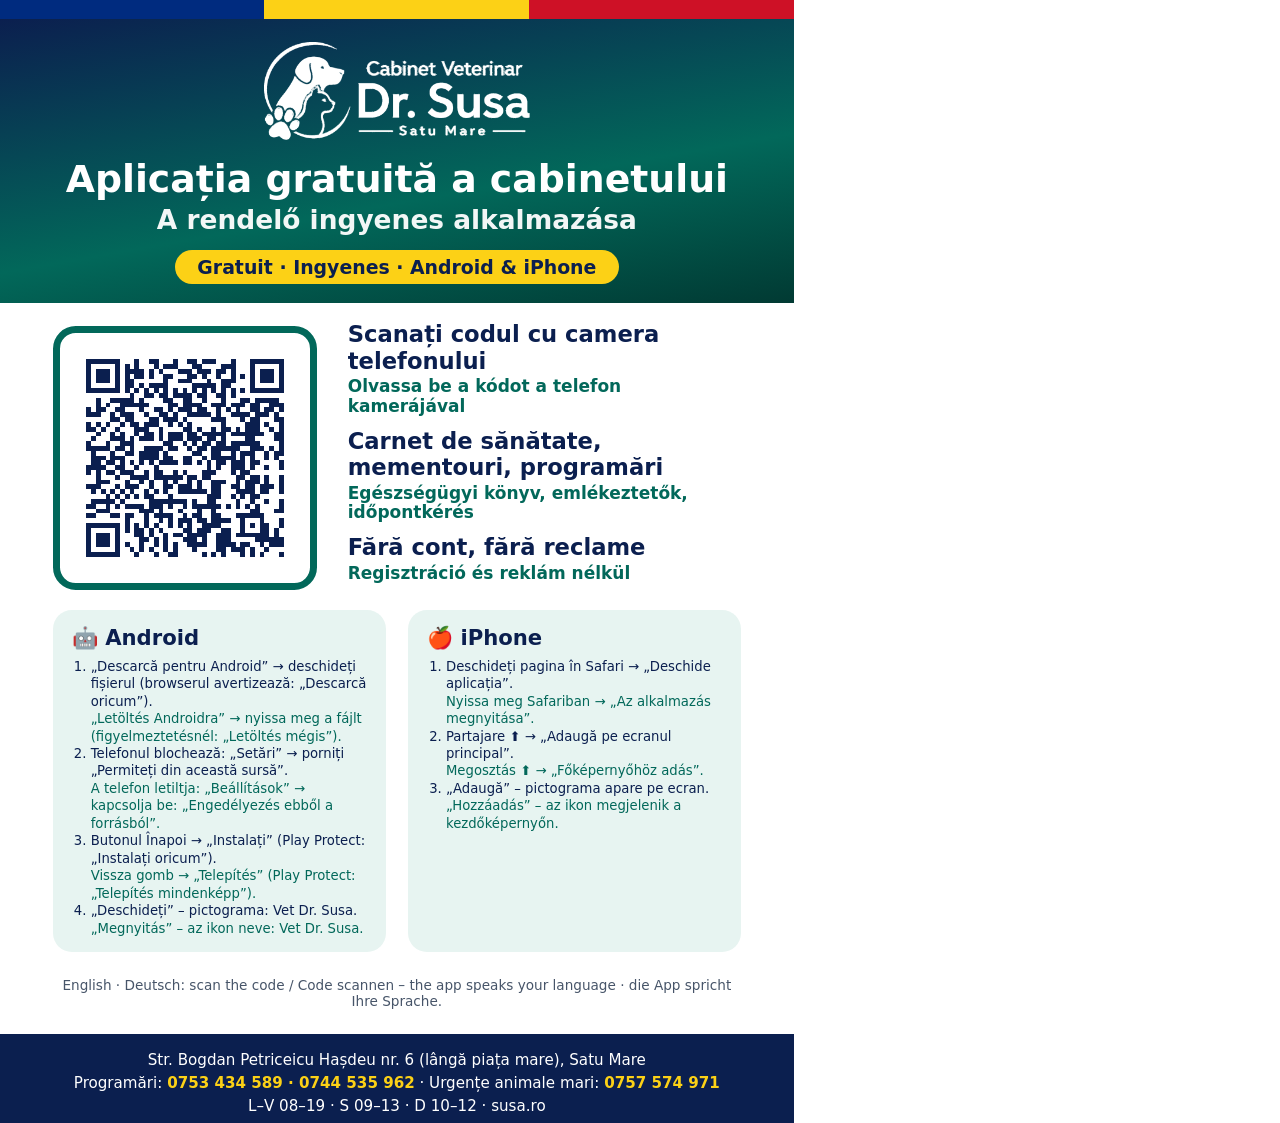
<file: poster.html>
<!DOCTYPE html>
<html lang="ro">
<head>
<meta charset="utf-8" />
<title>Cabinet Veterinar Dr. Ioan Susa – afiș aplicație</title>
<style>
  @page { size: A4; margin: 0; }
  * { box-sizing: border-box; }
  html, body { margin: 0; width: 210mm; height: 297mm; }
  body { font-family: 'Segoe UI', system-ui, sans-serif; color: #0b1f4f; background: #fff; }
  .page > * { flex-shrink: 0; }
  .page { position: relative; width: 210mm; height: 297mm; overflow: hidden; display: flex; flex-direction: column; }
  .stripe { height: 5mm; background: linear-gradient(90deg, #002b7f 0 33.3%, #fcd116 33.3% 66.6%, #ce1126 66.6%); }
  .hero { background: linear-gradient(170deg, #0b1f4f 0%, #02685a 60%, #013a33 100%); color: #fff; text-align: center; padding: 6mm 12mm 5mm; }
  .hero img { height: 26mm; }
  .hero h1 { font-size: 10mm; margin: 4mm 0 1mm; line-height: 1.1; }
  .hero h2 { font-size: 7mm; margin: 0; font-weight: 600; opacity: .95; }
  .free { display: inline-block; margin-top: 4mm; background: #fcd116; color: #0b1f4f; font-weight: 800; font-size: 5mm; border-radius: 99mm; padding: 1.5mm 6mm; }
  .qrwrap { display: flex; align-items: center; gap: 8mm; padding: 5mm 14mm 4mm; }
  .qr { width: 70mm; height: 70mm; border: 2mm solid #02685a; border-radius: 6mm; padding: 2mm; flex-shrink: 0; }
  .qr img { width: 100%; height: 100%; display: block; }
  .scan p { margin: 0 0 3mm; font-size: 6mm; font-weight: 800; line-height: 1.15; }
  .scan p span { display: block; font-size: 4.5mm; font-weight: 600; color: #02685a; margin-top: 1mm; }
  .cols { display: grid; grid-template-columns: 1fr 1fr; gap: 6mm; padding: 0 14mm; }
  .col { border-radius: 5mm; padding: 4mm 5mm; background: #e7f4f1; }
  .col h3 { margin: 0 0 2mm; font-size: 5.6mm; }
  .col ol { margin: 0; padding-left: 5mm; font-size: 3.5mm; line-height: 1.32; }
  .col .hu { color: #02685a; }
  .other { text-align: center; font-size: 3.6mm; color: #475569; padding: 3mm 14mm 3mm; }
  .foot { margin-top: auto; background: #0b1f4f; color: #fff; text-align: center; padding: 4mm 10mm; font-size: 4mm; line-height: 1.5; }
  .foot b { color: #fcd116; }
</style>
</head>
<body>
<div class="page">
  <div class="stripe"></div>
  <div class="hero">
    <img src="img/logo-white.webp" alt="Cabinet Veterinar Dr. Ioan Susa" />
    <h1>Aplicația gratuită a cabinetului</h1>
    <h2>A rendelő ingyenes alkalmazása</h2>
    <div class="free">Gratuit · Ingyenes · Android &amp; iPhone</div>
  </div>

  <div class="qrwrap">
    <div class="qr"><img src="qr.svg" alt="QR" /></div>
    <div class="scan">
      <p>Scanați codul cu camera telefonului<span>Olvassa be a kódot a telefon kamerájával</span></p>
      <p>Carnet de sănătate, mementouri, programări<span>Egészségügyi könyv, emlékeztetők, időpontkérés</span></p>
      <p>Fără cont, fără reclame<span>Regisztráció és reklám nélkül</span></p>
    </div>
  </div>

  <div class="cols">
    <div class="col">
      <h3>🤖 Android</h3>
      <ol>
        <li>„Descarcă pentru Android” → deschideți fișierul (browserul avertizează: „Descarcă oricum”).<br><span class="hu">„Letöltés Androidra” → nyissa meg a fájlt (figyelmeztetésnél: „Letöltés mégis”).</span></li>
        <li>Telefonul blochează: „Setări” → porniți „Permiteți din această sursă”.<br><span class="hu">A telefon letiltja: „Beállítások” → kapcsolja be: „Engedélyezés ebből a forrásból”.</span></li>
        <li>Butonul Înapoi → „Instalați” (Play Protect: „Instalați oricum”).<br><span class="hu">Vissza gomb → „Telepítés” (Play Protect: „Telepítés mindenképp”).</span></li>
        <li>„Deschideți” – pictograma: Vet Dr. Susa.<br><span class="hu">„Megnyitás” – az ikon neve: Vet Dr. Susa.</span></li>
      </ol>
    </div>
    <div class="col">
      <h3>🍎 iPhone</h3>
      <ol>
        <li>Deschideți pagina în Safari → „Deschide aplicația”.<br><span class="hu">Nyissa meg Safariban → „Az alkalmazás megnyitása”.</span></li>
        <li>Partajare ⬆ → „Adaugă pe ecranul principal”.<br><span class="hu">Megosztás ⬆ → „Főképernyőhöz adás”.</span></li>
        <li>„Adaugă” – pictograma apare pe ecran.<br><span class="hu">„Hozzáadás” – az ikon megjelenik a kezdőképernyőn.</span></li>
      </ol>
    </div>
  </div>

  <p class="other">English · Deutsch: scan the code / Code scannen – the app speaks your language · die App spricht Ihre Sprache.</p>

  <div class="foot">
    Str. Bogdan Petriceicu Hașdeu nr. 6 (lângă piața mare), Satu Mare<br>
    Programări: <b>0753 434 589 · 0744 535 962</b> · Urgențe animale mari: <b>0757 574 971</b><br>
    L–V 08–19 · S 09–13 · D 10–12 · susa.ro
  </div>
</div>
</body>
</html>
</file>
<file: app/assets/index-BgRgomIN.css>
@font-face{font-family:Manrope Variable;font-style:normal;font-display:swap;font-weight:200 800;src:url([data-uri]) format("woff2-variations");unicode-range:U+0460-052F,U+1C80-1C8A,U+20B4,U+2DE0-2DFF,U+A640-A69F,U+FE2E-FE2F}@font-face{font-family:Manrope Variable;font-style:normal;font-display:swap;font-weight:200 800;src:url(./manrope-cyrillic-wght-normal-Dvxsihut.woff2) format("woff2-variations");unicode-range:U+0301,U+0400-045F,U+0490-0491,U+04B0-04B1,U+2116}@font-face{font-family:Manrope Variable;font-style:normal;font-display:swap;font-weight:200 800;src:url(./manrope-greek-wght-normal-DL7QRZyv.woff2) format("woff2-variations");unicode-range:U+0370-0377,U+037A-037F,U+0384-038A,U+038C,U+038E-03A1,U+03A3-03FF}@font-face{font-family:Manrope Variable;font-style:normal;font-display:swap;font-weight:200 800;src:url(./manrope-vietnamese-wght-normal-usUDDRr7.woff2) format("woff2-variations");unicode-range:U+0102-0103,U+0110-0111,U+0128-0129,U+0168-0169,U+01A0-01A1,U+01AF-01B0,U+0300-0301,U+0303-0304,U+0308-0309,U+0323,U+0329,U+1EA0-1EF9,U+20AB}@font-face{font-family:Manrope Variable;font-style:normal;font-display:swap;font-weight:200 800;src:url(./manrope-latin-ext-wght-normal-Ch3YOpNY.woff2) format("woff2-variations");unicode-range:U+0100-02BA,U+02BD-02C5,U+02C7-02CC,U+02CE-02D7,U+02DD-02FF,U+0304,U+0308,U+0329,U+1D00-1DBF,U+1E00-1E9F,U+1EF2-1EFF,U+2020,U+20A0-20AB,U+20AD-20C0,U+2113,U+2C60-2C7F,U+A720-A7FF}@font-face{font-family:Manrope Variable;font-style:normal;font-display:swap;font-weight:200 800;src:url(./manrope-latin-wght-normal-DHIcAJRg.woff2) format("woff2-variations");unicode-range:U+0000-00FF,U+0131,U+0152-0153,U+02BB-02BC,U+02C6,U+02DA,U+02DC,U+0304,U+0308,U+0329,U+2000-206F,U+20AC,U+2122,U+2191,U+2193,U+2212,U+2215,U+FEFF,U+FFFD}/*! tailwindcss v4.2.1 | MIT License | https://tailwindcss.com */@layer properties{@supports ((-webkit-hyphens:none) and (not (margin-trim:inline))) or ((-moz-orient:inline) and (not (color:rgb(from red r g b)))){*,:before,:after,::backdrop{--tw-translate-x:0;--tw-translate-y:0;--tw-translate-z:0;--tw-scale-x:1;--tw-scale-y:1;--tw-scale-z:1;--tw-rotate-x:initial;--tw-rotate-y:initial;--tw-rotate-z:initial;--tw-skew-x:initial;--tw-skew-y:initial;--tw-scroll-snap-strictness:proximity;--tw-space-y-reverse:0;--tw-space-x-reverse:0;--tw-divide-y-reverse:0;--tw-border-style:solid;--tw-gradient-position:initial;--tw-gradient-from:#0000;--tw-gradient-via:#0000;--tw-gradient-to:#0000;--tw-gradient-stops:initial;--tw-gradient-via-stops:initial;--tw-gradient-from-position:0%;--tw-gradient-via-position:50%;--tw-gradient-to-position:100%;--tw-leading:initial;--tw-font-weight:initial;--tw-tracking:initial;--tw-ordinal:initial;--tw-slashed-zero:initial;--tw-numeric-figure:initial;--tw-numeric-spacing:initial;--tw-numeric-fraction:initial;--tw-shadow:0 0 #0000;--tw-shadow-color:initial;--tw-shadow-alpha:100%;--tw-inset-shadow:0 0 #0000;--tw-inset-shadow-color:initial;--tw-inset-shadow-alpha:100%;--tw-ring-color:initial;--tw-ring-shadow:0 0 #0000;--tw-inset-ring-color:initial;--tw-inset-ring-shadow:0 0 #0000;--tw-ring-inset:initial;--tw-ring-offset-width:0px;--tw-ring-offset-color:#fff;--tw-ring-offset-shadow:0 0 #0000;--tw-outline-style:solid;--tw-blur:initial;--tw-brightness:initial;--tw-contrast:initial;--tw-grayscale:initial;--tw-hue-rotate:initial;--tw-invert:initial;--tw-opacity:initial;--tw-saturate:initial;--tw-sepia:initial;--tw-drop-shadow:initial;--tw-drop-shadow-color:initial;--tw-drop-shadow-alpha:100%;--tw-drop-shadow-size:initial;--tw-backdrop-blur:initial;--tw-backdrop-brightness:initial;--tw-backdrop-contrast:initial;--tw-backdrop-grayscale:initial;--tw-backdrop-hue-rotate:initial;--tw-backdrop-invert:initial;--tw-backdrop-opacity:initial;--tw-backdrop-saturate:initial;--tw-backdrop-sepia:initial;--tw-duration:initial;--tw-ease:initial}}}@layer theme{:root,:host{--font-sans:"Manrope Variable", "Manrope", system-ui, -apple-system, "Segoe UI", Roboto, sans-serif;--font-mono:ui-monospace, SFMono-Regular, Menlo, Monaco, Consolas, "Liberation Mono", "Courier New", monospace;--color-red-50:oklch(97.1% .013 17.38);--color-red-100:oklch(93.6% .032 17.717);--color-red-200:oklch(88.5% .062 18.334);--color-red-300:oklch(80.8% .114 19.571);--color-red-400:oklch(70.4% .191 22.216);--color-red-500:oklch(63.7% .237 25.331);--color-red-600:oklch(57.7% .245 27.325);--color-red-700:oklch(50.5% .213 27.518);--color-red-800:oklch(44.4% .177 26.899);--color-red-900:oklch(39.6% .141 25.723);--color-orange-100:oklch(95.4% .038 75.164);--color-orange-200:oklch(90.1% .076 70.697);--color-orange-300:oklch(83.7% .128 66.29);--color-orange-400:oklch(75% .183 55.934);--color-orange-600:oklch(64.6% .222 41.116);--color-orange-700:oklch(55.3% .195 38.402);--color-orange-800:oklch(47% .157 37.304);--color-orange-900:oklch(40.8% .123 38.172);--color-amber-50:oklch(98.7% .022 95.277);--color-amber-100:oklch(96.2% .059 95.617);--color-amber-200:oklch(92.4% .12 95.746);--color-amber-300:oklch(87.9% .169 91.605);--color-amber-400:oklch(82.8% .189 84.429);--color-amber-500:oklch(76.9% .188 70.08);--color-amber-600:oklch(66.6% .179 58.318);--color-amber-700:oklch(55.5% .163 48.998);--color-amber-800:oklch(47.3% .137 46.201);--color-amber-900:oklch(41.4% .112 45.904);--color-yellow-50:oklch(98.7% .026 102.212);--color-yellow-100:oklch(97.3% .071 103.193);--color-yellow-200:oklch(94.5% .129 101.54);--color-yellow-300:oklch(90.5% .182 98.111);--color-yellow-400:oklch(85.2% .199 91.936);--color-yellow-600:oklch(68.1% .162 75.834);--color-yellow-700:oklch(55.4% .135 66.442);--color-yellow-800:oklch(47.6% .114 61.907);--color-yellow-900:oklch(42.1% .095 57.708);--color-green-50:oklch(98.2% .018 155.826);--color-green-100:oklch(96.2% .044 156.743);--color-green-200:oklch(92.5% .084 155.995);--color-green-300:oklch(87.1% .15 154.449);--color-green-400:oklch(79.2% .209 151.711);--color-green-500:oklch(72.3% .219 149.579);--color-green-600:oklch(62.7% .194 149.214);--color-green-700:oklch(52.7% .154 150.069);--color-green-800:oklch(44.8% .119 151.328);--color-green-900:oklch(39.3% .095 152.535);--color-emerald-50:oklch(97.9% .021 166.113);--color-emerald-100:oklch(95% .052 163.051);--color-emerald-200:oklch(90.5% .093 164.15);--color-emerald-300:oklch(84.5% .143 164.978);--color-emerald-400:oklch(76.5% .177 163.223);--color-emerald-500:oklch(69.6% .17 162.48);--color-emerald-600:oklch(59.6% .145 163.225);--color-emerald-700:oklch(50.8% .118 165.612);--color-emerald-800:oklch(43.2% .095 166.913);--color-emerald-900:oklch(37.8% .077 168.94);--color-teal-500:oklch(70.4% .14 182.503);--color-sky-500:oklch(68.5% .169 237.323);--color-sky-600:oklch(58.8% .158 241.966);--color-blue-50:oklch(97% .014 254.604);--color-blue-100:oklch(93.2% .032 255.585);--color-blue-200:oklch(88.2% .059 254.128);--color-blue-300:oklch(80.9% .105 251.813);--color-blue-400:oklch(70.7% .165 254.624);--color-blue-500:oklch(62.3% .214 259.815);--color-blue-600:oklch(54.6% .245 262.881);--color-blue-700:oklch(48.8% .243 264.376);--color-blue-800:oklch(42.4% .199 265.638);--color-blue-900:oklch(37.9% .146 265.522);--color-indigo-50:oklch(96.2% .018 272.314);--color-indigo-100:oklch(93% .034 272.788);--color-indigo-200:oklch(87% .065 274.039);--color-indigo-300:oklch(78.5% .115 274.713);--color-indigo-400:oklch(67.3% .182 276.935);--color-indigo-500:oklch(58.5% .233 277.117);--color-indigo-600:oklch(51.1% .262 276.966);--color-indigo-700:oklch(45.7% .24 277.023);--color-indigo-800:oklch(39.8% .195 277.366);--color-indigo-900:oklch(35.9% .144 278.697);--color-purple-50:oklch(97.7% .014 308.299);--color-purple-100:oklch(94.6% .033 307.174);--color-purple-200:oklch(90.2% .063 306.703);--color-purple-300:oklch(82.7% .119 306.383);--color-purple-500:oklch(62.7% .265 303.9);--color-purple-600:oklch(55.8% .288 302.321);--color-purple-700:oklch(49.6% .265 301.924);--color-purple-900:oklch(38.1% .176 304.987);--color-pink-50:oklch(97.1% .014 343.198);--color-pink-100:oklch(94.8% .028 342.258);--color-pink-900:oklch(40.8% .153 2.432);--color-slate-50:oklch(98.4% .003 247.858);--color-slate-100:oklch(96.8% .007 247.896);--color-slate-200:oklch(92.9% .013 255.508);--color-slate-300:oklch(86.9% .022 252.894);--color-slate-400:oklch(70.4% .04 256.788);--color-slate-500:oklch(55.4% .046 257.417);--color-slate-600:oklch(44.6% .043 257.281);--color-slate-700:oklch(37.2% .044 257.287);--color-slate-800:oklch(27.9% .041 260.031);--color-slate-900:oklch(20.8% .042 265.755);--color-gray-100:oklch(96.7% .003 264.542);--color-gray-300:oklch(87.2% .01 258.338);--color-gray-400:oklch(70.7% .022 261.325);--color-gray-600:oklch(44.6% .03 256.802);--color-gray-800:oklch(27.8% .033 256.848);--color-stone-50:oklch(98.5% .001 106.423);--color-stone-100:oklch(97% .001 106.424);--color-stone-200:oklch(92.3% .003 48.717);--color-stone-300:oklch(86.9% .005 56.366);--color-stone-400:oklch(70.9% .01 56.259);--color-stone-500:oklch(55.3% .013 58.071);--color-stone-600:oklch(44.4% .011 73.639);--color-stone-700:oklch(37.4% .01 67.558);--color-stone-800:oklch(26.8% .007 34.298);--color-stone-900:oklch(21.6% .006 56.043);--color-black:#000;--color-white:#fff;--spacing:.25rem;--container-xs:20rem;--container-sm:24rem;--container-md:28rem;--container-2xl:42rem;--container-4xl:56rem;--text-xs:.75rem;--text-xs--line-height:calc(1 / .75);--text-sm:.875rem;--text-sm--line-height:calc(1.25 / .875);--text-base:1rem;--text-base--line-height: 1.5 ;--text-lg:1.125rem;--text-lg--line-height:calc(1.75 / 1.125);--text-xl:1.25rem;--text-xl--line-height:calc(1.75 / 1.25);--text-2xl:1.5rem;--text-2xl--line-height:calc(2 / 1.5);--text-3xl:1.875rem;--text-3xl--line-height: 1.2 ;--text-4xl:2.25rem;--text-4xl--line-height:calc(2.5 / 2.25);--text-5xl:3rem;--text-5xl--line-height:1;--text-6xl:3.75rem;--text-6xl--line-height:1;--font-weight-normal:400;--font-weight-medium:500;--font-weight-semibold:600;--font-weight-bold:700;--font-weight-extrabold:800;--font-weight-black:900;--tracking-tight:-.025em;--tracking-wide:.025em;--tracking-wider:.05em;--tracking-widest:.1em;--leading-tight:1.25;--leading-snug:1.375;--leading-relaxed:1.625;--radius-md:.375rem;--radius-lg:.5rem;--radius-xl:.75rem;--radius-2xl:1rem;--radius-3xl:1.5rem;--drop-shadow-md:0 3px 3px #0000001f;--ease-out:cubic-bezier(0, 0, .2, 1);--ease-in-out:cubic-bezier(.4, 0, .2, 1);--animate-spin:spin 1s linear infinite;--animate-pulse:pulse 2s cubic-bezier(.4, 0, .6, 1) infinite;--blur-sm:8px;--blur-md:12px;--blur-lg:16px;--default-transition-duration:.15s;--default-transition-timing-function:cubic-bezier(.4, 0, .2, 1);--default-font-family:var(--font-sans);--default-mono-font-family:var(--font-mono);--color-primary-50:#e7f4f1;--color-primary-100:#c4e5dd;--color-primary-200:#92cfc2;--color-primary-300:#5bb4a4;--color-primary-400:#2c9886;--color-primary-500:#0f806e;--color-primary-600:#02685a;--color-primary-700:#01574b;--color-primary-800:#01463d;--color-primary-900:#003a33;--color-accent-100:#fff3b8;--color-accent-300:#fddd45;--color-accent-400:#fcd116;--color-accent-600:#a88900;--color-brand-navy:#0b1f4f;--color-brand-red:#ce1126;--color-surface-100:#f1f5f9;--color-surface-200:#e2e8f0;--color-surface-300:#cbd5e1;--color-surface-400:#94a3b8;--color-surface-500:#64748b;--color-surface-600:#475569;--color-surface-700:#334155;--color-surface-800:#1e293b}}@layer base{*,:after,:before,::backdrop{box-sizing:border-box;border:0 solid;margin:0;padding:0}::file-selector-button{box-sizing:border-box;border:0 solid;margin:0;padding:0}html,:host{-webkit-text-size-adjust:100%;-moz-tab-size:4;-o-tab-size:4;tab-size:4;line-height:1.5;font-family:var(--default-font-family,ui-sans-serif, system-ui, sans-serif, "Apple Color Emoji", "Segoe UI Emoji", "Segoe UI Symbol", "Noto Color Emoji");font-feature-settings:var(--default-font-feature-settings,normal);font-variation-settings:var(--default-font-variation-settings,normal);-webkit-tap-highlight-color:transparent}hr{height:0;color:inherit;border-top-width:1px}abbr:where([title]){-webkit-text-decoration:underline dotted;text-decoration:underline dotted}h1,h2,h3,h4,h5,h6{font-size:inherit;font-weight:inherit}a{color:inherit;-webkit-text-decoration:inherit;text-decoration:inherit}b,strong{font-weight:bolder}code,kbd,samp,pre{font-family:var(--default-mono-font-family,ui-monospace, SFMono-Regular, Menlo, Monaco, Consolas, "Liberation Mono", "Courier New", monospace);font-feature-settings:var(--default-mono-font-feature-settings,normal);font-variation-settings:var(--default-mono-font-variation-settings,normal);font-size:1em}small{font-size:80%}sub,sup{vertical-align:baseline;font-size:75%;line-height:0;position:relative}sub{bottom:-.25em}sup{top:-.5em}table{text-indent:0;border-color:inherit;border-collapse:collapse}:-moz-focusring{outline:auto}progress{vertical-align:baseline}summary{display:list-item}ol,ul,menu{list-style:none}img,svg,video,canvas,audio,iframe,embed,object{vertical-align:middle;display:block}img,video{max-width:100%;height:auto}button,input,select,optgroup,textarea{font:inherit;font-feature-settings:inherit;font-variation-settings:inherit;letter-spacing:inherit;color:inherit;opacity:1;background-color:#0000;border-radius:0}::file-selector-button{font:inherit;font-feature-settings:inherit;font-variation-settings:inherit;letter-spacing:inherit;color:inherit;opacity:1;background-color:#0000;border-radius:0}:where(select:is([multiple],[size])) optgroup{font-weight:bolder}:where(select:is([multiple],[size])) optgroup option{padding-inline-start:20px}::file-selector-button{margin-inline-end:4px}::-moz-placeholder{opacity:1}::placeholder{opacity:1}@supports (not (-webkit-appearance:-apple-pay-button)) or (contain-intrinsic-size:1px){::-moz-placeholder{color:currentColor}::placeholder{color:currentColor}@supports (color:color-mix(in lab,red,red)){::-moz-placeholder{color:color-mix(in oklab,currentcolor 50%,transparent)}::placeholder{color:color-mix(in oklab,currentcolor 50%,transparent)}}}textarea{resize:vertical}::-webkit-search-decoration{-webkit-appearance:none}::-webkit-date-and-time-value{min-height:1lh;text-align:inherit}::-webkit-datetime-edit{display:inline-flex}::-webkit-datetime-edit-fields-wrapper{padding:0}::-webkit-datetime-edit{padding-block:0}::-webkit-datetime-edit-year-field{padding-block:0}::-webkit-datetime-edit-month-field{padding-block:0}::-webkit-datetime-edit-day-field{padding-block:0}::-webkit-datetime-edit-hour-field{padding-block:0}::-webkit-datetime-edit-minute-field{padding-block:0}::-webkit-datetime-edit-second-field{padding-block:0}::-webkit-datetime-edit-millisecond-field{padding-block:0}::-webkit-datetime-edit-meridiem-field{padding-block:0}::-webkit-calendar-picker-indicator{line-height:1}:-moz-ui-invalid{box-shadow:none}button,input:where([type=button],[type=reset],[type=submit]){-webkit-appearance:button;-moz-appearance:button;appearance:button}::file-selector-button{-webkit-appearance:button;-moz-appearance:button;appearance:button}::-webkit-inner-spin-button{height:auto}::-webkit-outer-spin-button{height:auto}[hidden]:where(:not([hidden=until-found])){display:none!important}}@layer components;@layer utilities{.pointer-events-none{pointer-events:none}.collapse{visibility:collapse}.invisible{visibility:hidden}.visible{visibility:visible}.sr-only{clip-path:inset(50%);white-space:nowrap;border-width:0;width:1px;height:1px;margin:-1px;padding:0;position:absolute;overflow:hidden}.absolute{position:absolute}.fixed{position:fixed}.relative{position:relative}.static{position:static}.inset-0{inset:calc(var(--spacing) * 0)}.inset-x-3{inset-inline:calc(var(--spacing) * 3)}.inset-y-0{inset-block:calc(var(--spacing) * 0)}.start{inset-inline-start:var(--spacing)}.start-0{inset-inline-start:calc(var(--spacing) * 0)}.start-1\/2{inset-inline-start:50%}.start-2{inset-inline-start:calc(var(--spacing) * 2)}.start-3{inset-inline-start:calc(var(--spacing) * 3)}.start-4{inset-inline-start:calc(var(--spacing) * 4)}.start-8{inset-inline-start:calc(var(--spacing) * 8)}.start-\[12\.5\%\]{inset-inline-start:12.5%}.start-\[25\%\]{inset-inline-start:25%}.start-\[75\%\]{inset-inline-start:75%}.-end-2{inset-inline-end:calc(var(--spacing) * -2)}.end{inset-inline-end:var(--spacing)}.end-0{inset-inline-end:calc(var(--spacing) * 0)}.end-2{inset-inline-end:calc(var(--spacing) * 2)}.end-4{inset-inline-end:calc(var(--spacing) * 4)}.end-\[12\.5\%\]{inset-inline-end:12.5%}.-top-1{top:calc(var(--spacing) * -1)}.-top-2{top:calc(var(--spacing) * -2)}.top-0{top:calc(var(--spacing) * 0)}.top-2{top:calc(var(--spacing) * 2)}.top-2\.5{top:calc(var(--spacing) * 2.5)}.top-4{top:calc(var(--spacing) * 4)}.top-16{top:calc(var(--spacing) * 16)}.top-full{top:100%}.-right-1{right:calc(var(--spacing) * -1)}.-right-2{right:calc(var(--spacing) * -2)}.-bottom-1{bottom:calc(var(--spacing) * -1)}.-bottom-2{bottom:calc(var(--spacing) * -2)}.bottom-2{bottom:calc(var(--spacing) * 2)}.bottom-4{bottom:calc(var(--spacing) * 4)}.bottom-20{bottom:calc(var(--spacing) * 20)}.bottom-full{bottom:100%}.-left-3{left:calc(var(--spacing) * -3)}.z-10{z-index:10}.z-20{z-index:20}.z-30{z-index:30}.z-40{z-index:40}.z-50{z-index:50}.z-\[60\]{z-index:60}.z-\[100\]{z-index:100}.z-\[99999\]{z-index:99999}.container{width:100%}@media(min-width:40rem){.container{max-width:40rem}}@media(min-width:48rem){.container{max-width:48rem}}@media(min-width:64rem){.container{max-width:64rem}}@media(min-width:80rem){.container{max-width:80rem}}@media(min-width:96rem){.container{max-width:96rem}}.-mx-1{margin-inline:calc(var(--spacing) * -1)}.mx-4{margin-inline:calc(var(--spacing) * 4)}.mx-auto{margin-inline:auto}.ms-1{margin-inline-start:calc(var(--spacing) * 1)}.ms-2{margin-inline-start:calc(var(--spacing) * 2)}.ms-3{margin-inline-start:calc(var(--spacing) * 3)}.ms-16{margin-inline-start:calc(var(--spacing) * 16)}.ms-auto{margin-inline-start:auto}.-me-2{margin-inline-end:calc(var(--spacing) * -2)}.me-2{margin-inline-end:calc(var(--spacing) * 2)}.-mt-2{margin-top:calc(var(--spacing) * -2)}.-mt-4{margin-top:calc(var(--spacing) * -4)}.mt-0\.5{margin-top:calc(var(--spacing) * .5)}.mt-1{margin-top:calc(var(--spacing) * 1)}.mt-2{margin-top:calc(var(--spacing) * 2)}.mt-3{margin-top:calc(var(--spacing) * 3)}.mt-4{margin-top:calc(var(--spacing) * 4)}.mt-5{margin-top:calc(var(--spacing) * 5)}.mt-6{margin-top:calc(var(--spacing) * 6)}.mt-8{margin-top:calc(var(--spacing) * 8)}.mt-10{margin-top:calc(var(--spacing) * 10)}.mt-12{margin-top:calc(var(--spacing) * 12)}.mt-auto{margin-top:auto}.-mb-px{margin-bottom:-1px}.mb-1{margin-bottom:calc(var(--spacing) * 1)}.mb-2{margin-bottom:calc(var(--spacing) * 2)}.mb-3{margin-bottom:calc(var(--spacing) * 3)}.mb-4{margin-bottom:calc(var(--spacing) * 4)}.mb-5{margin-bottom:calc(var(--spacing) * 5)}.mb-6{margin-bottom:calc(var(--spacing) * 6)}.mb-8{margin-bottom:calc(var(--spacing) * 8)}.-ml-4{margin-left:calc(var(--spacing) * -4)}.ml-2{margin-left:calc(var(--spacing) * 2)}.line-clamp-2{-webkit-line-clamp:2;-webkit-box-orient:vertical;display:-webkit-box;overflow:hidden}.block{display:block}.flex{display:flex}.grid{display:grid}.hidden{display:none}.inline{display:inline}.inline-block{display:inline-block}.inline-flex{display:inline-flex}.table{display:table}.aspect-\[9\/16\]{aspect-ratio:9/16}.h-1{height:calc(var(--spacing) * 1)}.h-2{height:calc(var(--spacing) * 2)}.h-2\.5{height:calc(var(--spacing) * 2.5)}.h-3{height:calc(var(--spacing) * 3)}.h-3\.5{height:calc(var(--spacing) * 3.5)}.h-4{height:calc(var(--spacing) * 4)}.h-5{height:calc(var(--spacing) * 5)}.h-6{height:calc(var(--spacing) * 6)}.h-7{height:calc(var(--spacing) * 7)}.h-8{height:calc(var(--spacing) * 8)}.h-10{height:calc(var(--spacing) * 10)}.h-12{height:calc(var(--spacing) * 12)}.h-14{height:calc(var(--spacing) * 14)}.h-16{height:calc(var(--spacing) * 16)}.h-20{height:calc(var(--spacing) * 20)}.h-24{height:calc(var(--spacing) * 24)}.h-32{height:calc(var(--spacing) * 32)}.h-40{height:calc(var(--spacing) * 40)}.h-48{height:calc(var(--spacing) * 48)}.h-64{height:calc(var(--spacing) * 64)}.h-\[90vh\]{height:90vh}.h-auto{height:auto}.h-full{height:100%}.h-px{height:1px}.max-h-10{max-height:calc(var(--spacing) * 10)}.max-h-40{max-height:calc(var(--spacing) * 40)}.max-h-60{max-height:calc(var(--spacing) * 60)}.max-h-64{max-height:calc(var(--spacing) * 64)}.max-h-\[60vh\]{max-height:60vh}.max-h-\[90vh\]{max-height:90vh}.min-h-\[44px\]{min-height:44px}.min-h-\[48px\]{min-height:48px}.min-h-\[52px\]{min-height:52px}.min-h-\[56px\]{min-height:56px}.min-h-\[100px\]{min-height:100px}.min-h-screen{min-height:100vh}.w-0{width:calc(var(--spacing) * 0)}.w-0\.5{width:calc(var(--spacing) * .5)}.w-1\/2{width:50%}.w-1\/3{width:33.3333%}.w-2{width:calc(var(--spacing) * 2)}.w-2\.5{width:calc(var(--spacing) * 2.5)}.w-3{width:calc(var(--spacing) * 3)}.w-3\.5{width:calc(var(--spacing) * 3.5)}.w-3\/4{width:75%}.w-4{width:calc(var(--spacing) * 4)}.w-5{width:calc(var(--spacing) * 5)}.w-6{width:calc(var(--spacing) * 6)}.w-7{width:calc(var(--spacing) * 7)}.w-8{width:calc(var(--spacing) * 8)}.w-10{width:calc(var(--spacing) * 10)}.w-11{width:calc(var(--spacing) * 11)}.w-12{width:calc(var(--spacing) * 12)}.w-16{width:calc(var(--spacing) * 16)}.w-20{width:calc(var(--spacing) * 20)}.w-24{width:calc(var(--spacing) * 24)}.w-32{width:calc(var(--spacing) * 32)}.w-48{width:calc(var(--spacing) * 48)}.w-64{width:calc(var(--spacing) * 64)}.w-\[25\%\]{width:25%}.w-\[86vw\]{width:86vw}.w-auto{width:auto}.w-fit{width:-moz-fit-content;width:fit-content}.w-full{width:100%}.w-px{width:1px}.max-w-2xl{max-width:var(--container-2xl)}.max-w-4xl{max-width:var(--container-4xl)}.max-w-\[70vw\]{max-width:70vw}.max-w-full{max-width:100%}.max-w-md{max-width:var(--container-md)}.max-w-sm{max-width:var(--container-sm)}.max-w-xs{max-width:var(--container-xs)}.min-w-0{min-width:calc(var(--spacing) * 0)}.min-w-\[44px\]{min-width:44px}.min-w-\[72px\]{min-width:72px}.min-w-\[600px\]{min-width:600px}.flex-1{flex:1}.flex-shrink{flex-shrink:1}.flex-shrink-0,.shrink-0{flex-shrink:0}.flex-grow{flex-grow:1}.basis-48{flex-basis:calc(var(--spacing) * 48)}.table-fixed{table-layout:fixed}.border-collapse{border-collapse:collapse}.-translate-x-1\/2{--tw-translate-x: -50% ;translate:var(--tw-translate-x) var(--tw-translate-y)}.translate-x-0{--tw-translate-x:calc(var(--spacing) * 0);translate:var(--tw-translate-x) var(--tw-translate-y)}.translate-x-5{--tw-translate-x:calc(var(--spacing) * 5);translate:var(--tw-translate-x) var(--tw-translate-y)}.translate-x-full{--tw-translate-x:100%;translate:var(--tw-translate-x) var(--tw-translate-y)}.scale-95{--tw-scale-x:95%;--tw-scale-y:95%;--tw-scale-z:95%;scale:var(--tw-scale-x) var(--tw-scale-y)}.scale-100{--tw-scale-x:100%;--tw-scale-y:100%;--tw-scale-z:100%;scale:var(--tw-scale-x) var(--tw-scale-y)}.rotate-2{rotate:2deg}.rotate-180{rotate:180deg}.transform{transform:var(--tw-rotate-x,) var(--tw-rotate-y,) var(--tw-rotate-z,) var(--tw-skew-x,) var(--tw-skew-y,)}.animate-pulse{animation:var(--animate-pulse)}.animate-spin{animation:var(--animate-spin)}.cursor-crosshair{cursor:crosshair}.cursor-not-allowed{cursor:not-allowed}.cursor-pointer{cursor:pointer}.resize{resize:both}.snap-x{scroll-snap-type:x var(--tw-scroll-snap-strictness)}.snap-mandatory{--tw-scroll-snap-strictness:mandatory}.snap-start{scroll-snap-align:start}.list-inside{list-style-position:inside}.list-decimal{list-style-type:decimal}.list-disc{list-style-type:disc}.appearance-none{-webkit-appearance:none;-moz-appearance:none;appearance:none}.grid-cols-1{grid-template-columns:repeat(1,minmax(0,1fr))}.grid-cols-2{grid-template-columns:repeat(2,minmax(0,1fr))}.grid-cols-3{grid-template-columns:repeat(3,minmax(0,1fr))}.grid-cols-4{grid-template-columns:repeat(4,minmax(0,1fr))}.flex-col{flex-direction:column}.flex-wrap{flex-wrap:wrap}.items-baseline{align-items:baseline}.items-center{align-items:center}.items-end{align-items:flex-end}.items-start{align-items:flex-start}.justify-between{justify-content:space-between}.justify-center{justify-content:center}.justify-end{justify-content:flex-end}.gap-0\.5{gap:calc(var(--spacing) * .5)}.gap-1{gap:calc(var(--spacing) * 1)}.gap-1\.5{gap:calc(var(--spacing) * 1.5)}.gap-2{gap:calc(var(--spacing) * 2)}.gap-3{gap:calc(var(--spacing) * 3)}.gap-4{gap:calc(var(--spacing) * 4)}.gap-6{gap:calc(var(--spacing) * 6)}.gap-8{gap:calc(var(--spacing) * 8)}.gap-32{gap:calc(var(--spacing) * 32)}:where(.space-y-0\.5>:not(:last-child)){--tw-space-y-reverse:0;margin-block-start:calc(calc(var(--spacing) * .5) * var(--tw-space-y-reverse));margin-block-end:calc(calc(var(--spacing) * .5) * calc(1 - var(--tw-space-y-reverse)))}:where(.space-y-1>:not(:last-child)){--tw-space-y-reverse:0;margin-block-start:calc(calc(var(--spacing) * 1) * var(--tw-space-y-reverse));margin-block-end:calc(calc(var(--spacing) * 1) * calc(1 - var(--tw-space-y-reverse)))}:where(.space-y-1\.5>:not(:last-child)){--tw-space-y-reverse:0;margin-block-start:calc(calc(var(--spacing) * 1.5) * var(--tw-space-y-reverse));margin-block-end:calc(calc(var(--spacing) * 1.5) * calc(1 - var(--tw-space-y-reverse)))}:where(.space-y-2>:not(:last-child)){--tw-space-y-reverse:0;margin-block-start:calc(calc(var(--spacing) * 2) * var(--tw-space-y-reverse));margin-block-end:calc(calc(var(--spacing) * 2) * calc(1 - var(--tw-space-y-reverse)))}:where(.space-y-3>:not(:last-child)){--tw-space-y-reverse:0;margin-block-start:calc(calc(var(--spacing) * 3) * var(--tw-space-y-reverse));margin-block-end:calc(calc(var(--spacing) * 3) * calc(1 - var(--tw-space-y-reverse)))}:where(.space-y-4>:not(:last-child)){--tw-space-y-reverse:0;margin-block-start:calc(calc(var(--spacing) * 4) * var(--tw-space-y-reverse));margin-block-end:calc(calc(var(--spacing) * 4) * calc(1 - var(--tw-space-y-reverse)))}:where(.space-y-6>:not(:last-child)){--tw-space-y-reverse:0;margin-block-start:calc(calc(var(--spacing) * 6) * var(--tw-space-y-reverse));margin-block-end:calc(calc(var(--spacing) * 6) * calc(1 - var(--tw-space-y-reverse)))}:where(.space-y-8>:not(:last-child)){--tw-space-y-reverse:0;margin-block-start:calc(calc(var(--spacing) * 8) * var(--tw-space-y-reverse));margin-block-end:calc(calc(var(--spacing) * 8) * calc(1 - var(--tw-space-y-reverse)))}.gap-x-2{-moz-column-gap:calc(var(--spacing) * 2);column-gap:calc(var(--spacing) * 2)}.gap-x-4{-moz-column-gap:calc(var(--spacing) * 4);column-gap:calc(var(--spacing) * 4)}:where(.space-x-2>:not(:last-child)){--tw-space-x-reverse:0;margin-inline-start:calc(calc(var(--spacing) * 2) * var(--tw-space-x-reverse));margin-inline-end:calc(calc(var(--spacing) * 2) * calc(1 - var(--tw-space-x-reverse)))}:where(.space-x-4>:not(:last-child)){--tw-space-x-reverse:0;margin-inline-start:calc(calc(var(--spacing) * 4) * var(--tw-space-x-reverse));margin-inline-end:calc(calc(var(--spacing) * 4) * calc(1 - var(--tw-space-x-reverse)))}.gap-y-0\.5{row-gap:calc(var(--spacing) * .5)}.gap-y-4{row-gap:calc(var(--spacing) * 4)}:where(.divide-y>:not(:last-child)){--tw-divide-y-reverse:0;border-bottom-style:var(--tw-border-style);border-top-style:var(--tw-border-style);border-top-width:calc(1px * var(--tw-divide-y-reverse));border-bottom-width:calc(1px * calc(1 - var(--tw-divide-y-reverse)))}:where(.divide-slate-100>:not(:last-child)){border-color:var(--color-slate-100)}:where(.divide-slate-200\/70>:not(:last-child)){border-color:#e2e8f0b3}@supports (color:color-mix(in lab,red,red)){:where(.divide-slate-200\/70>:not(:last-child)){border-color:color-mix(in oklab,var(--color-slate-200) 70%,transparent)}}.self-end{align-self:flex-end}.truncate{text-overflow:ellipsis;white-space:nowrap;overflow:hidden}.overflow-hidden{overflow:hidden}.overflow-x-auto{overflow-x:auto}.overflow-x-hidden{overflow-x:hidden}.overflow-y-auto{overflow-y:auto}.rounded{border-radius:.25rem}.rounded-2xl{border-radius:var(--radius-2xl)}.rounded-3xl{border-radius:var(--radius-3xl)}.rounded-full{border-radius:3.40282e38px}.rounded-lg{border-radius:var(--radius-lg)}.rounded-md{border-radius:var(--radius-md)}.rounded-xl{border-radius:var(--radius-xl)}.rounded-t-3xl{border-top-left-radius:var(--radius-3xl);border-top-right-radius:var(--radius-3xl)}.rounded-t-lg{border-top-left-radius:var(--radius-lg);border-top-right-radius:var(--radius-lg)}.border{border-style:var(--tw-border-style);border-width:1px}.border-2{border-style:var(--tw-border-style);border-width:2px}.border-4{border-style:var(--tw-border-style);border-width:4px}.border-8{border-style:var(--tw-border-style);border-width:8px}.border-s-4{border-inline-start-style:var(--tw-border-style);border-inline-start-width:4px}.border-t{border-top-style:var(--tw-border-style);border-top-width:1px}.border-b{border-bottom-style:var(--tw-border-style);border-bottom-width:1px}.border-b-2{border-bottom-style:var(--tw-border-style);border-bottom-width:2px}.border-dashed{--tw-border-style:dashed;border-style:dashed}.border-none{--tw-border-style:none;border-style:none}.border-amber-200{border-color:var(--color-amber-200)}.border-blue-200{border-color:var(--color-blue-200)}.border-brand-navy\/10{border-color:#0b1f4f1a}@supports (color:color-mix(in lab,red,red)){.border-brand-navy\/10{border-color:color-mix(in oklab,var(--color-brand-navy) 10%,transparent)}}.border-brand-red\/40{border-color:#ce112666}@supports (color:color-mix(in lab,red,red)){.border-brand-red\/40{border-color:color-mix(in oklab,var(--color-brand-red) 40%,transparent)}}.border-current{border-color:currentColor}.border-emerald-100{border-color:var(--color-emerald-100)}.border-emerald-200{border-color:var(--color-emerald-200)}.border-gray-300{border-color:var(--color-gray-300)}.border-green-200{border-color:var(--color-green-200)}.border-indigo-100{border-color:var(--color-indigo-100)}.border-indigo-200{border-color:var(--color-indigo-200)}.border-indigo-600{border-color:var(--color-indigo-600)}.border-orange-200{border-color:var(--color-orange-200)}.border-pink-100{border-color:var(--color-pink-100)}.border-primary-100{border-color:var(--color-primary-100)}.border-primary-200{border-color:var(--color-primary-200)}.border-primary-500{border-color:var(--color-primary-500)}.border-primary-600{border-color:var(--color-primary-600)}.border-purple-200{border-color:var(--color-purple-200)}.border-red-100{border-color:var(--color-red-100)}.border-red-200{border-color:var(--color-red-200)}.border-red-300{border-color:var(--color-red-300)}.border-red-500{border-color:var(--color-red-500)}.border-red-600{border-color:var(--color-red-600)}.border-slate-100{border-color:var(--color-slate-100)}.border-slate-200{border-color:var(--color-slate-200)}.border-slate-300{border-color:var(--color-slate-300)}.border-slate-800{border-color:var(--color-slate-800)}.border-stone-200{border-color:var(--color-stone-200)}.border-stone-300{border-color:var(--color-stone-300)}.border-surface-200{border-color:var(--color-surface-200)}.border-transparent{border-color:#0000}.border-white{border-color:var(--color-white)}.border-white\/10{border-color:#ffffff1a}@supports (color:color-mix(in lab,red,red)){.border-white\/10{border-color:color-mix(in oklab,var(--color-white) 10%,transparent)}}.border-white\/15{border-color:#ffffff26}@supports (color:color-mix(in lab,red,red)){.border-white\/15{border-color:color-mix(in oklab,var(--color-white) 15%,transparent)}}.border-white\/20{border-color:#fff3}@supports (color:color-mix(in lab,red,red)){.border-white\/20{border-color:color-mix(in oklab,var(--color-white) 20%,transparent)}}.border-white\/30{border-color:#ffffff4d}@supports (color:color-mix(in lab,red,red)){.border-white\/30{border-color:color-mix(in oklab,var(--color-white) 30%,transparent)}}.border-white\/50{border-color:#ffffff80}@supports (color:color-mix(in lab,red,red)){.border-white\/50{border-color:color-mix(in oklab,var(--color-white) 50%,transparent)}}.border-yellow-200{border-color:var(--color-yellow-200)}.border-yellow-400{border-color:var(--color-yellow-400)}.bg-accent-100{background-color:var(--color-accent-100)}.bg-accent-400{background-color:var(--color-accent-400)}.bg-amber-50{background-color:var(--color-amber-50)}.bg-amber-100{background-color:var(--color-amber-100)}.bg-amber-400{background-color:var(--color-amber-400)}.bg-amber-500{background-color:var(--color-amber-500)}.bg-black{background-color:var(--color-black)}.bg-black\/40{background-color:#0006}@supports (color:color-mix(in lab,red,red)){.bg-black\/40{background-color:color-mix(in oklab,var(--color-black) 40%,transparent)}}.bg-black\/50{background-color:#00000080}@supports (color:color-mix(in lab,red,red)){.bg-black\/50{background-color:color-mix(in oklab,var(--color-black) 50%,transparent)}}.bg-black\/60{background-color:#0009}@supports (color:color-mix(in lab,red,red)){.bg-black\/60{background-color:color-mix(in oklab,var(--color-black) 60%,transparent)}}.bg-black\/80{background-color:#000c}@supports (color:color-mix(in lab,red,red)){.bg-black\/80{background-color:color-mix(in oklab,var(--color-black) 80%,transparent)}}.bg-black\/90{background-color:#000000e6}@supports (color:color-mix(in lab,red,red)){.bg-black\/90{background-color:color-mix(in oklab,var(--color-black) 90%,transparent)}}.bg-blue-50{background-color:var(--color-blue-50)}.bg-blue-100{background-color:var(--color-blue-100)}.bg-blue-500{background-color:var(--color-blue-500)}.bg-blue-600{background-color:var(--color-blue-600)}.bg-brand-red{background-color:var(--color-brand-red)}.bg-brand-red\/10{background-color:#ce11261a}@supports (color:color-mix(in lab,red,red)){.bg-brand-red\/10{background-color:color-mix(in oklab,var(--color-brand-red) 10%,transparent)}}.bg-emerald-50{background-color:var(--color-emerald-50)}.bg-emerald-50\/50{background-color:#ecfdf580}@supports (color:color-mix(in lab,red,red)){.bg-emerald-50\/50{background-color:color-mix(in oklab,var(--color-emerald-50) 50%,transparent)}}.bg-emerald-100{background-color:var(--color-emerald-100)}.bg-emerald-200{background-color:var(--color-emerald-200)}.bg-emerald-600{background-color:var(--color-emerald-600)}.bg-gray-100{background-color:var(--color-gray-100)}.bg-green-50{background-color:var(--color-green-50)}.bg-green-100{background-color:var(--color-green-100)}.bg-green-500{background-color:var(--color-green-500)}.bg-green-600{background-color:var(--color-green-600)}.bg-indigo-50{background-color:var(--color-indigo-50)}.bg-indigo-50\/50{background-color:#eef2ff80}@supports (color:color-mix(in lab,red,red)){.bg-indigo-50\/50{background-color:color-mix(in oklab,var(--color-indigo-50) 50%,transparent)}}.bg-indigo-100{background-color:var(--color-indigo-100)}.bg-indigo-600{background-color:var(--color-indigo-600)}.bg-orange-100{background-color:var(--color-orange-100)}.bg-orange-600{background-color:var(--color-orange-600)}.bg-pink-50\/50{background-color:#fdf2f880}@supports (color:color-mix(in lab,red,red)){.bg-pink-50\/50{background-color:color-mix(in oklab,var(--color-pink-50) 50%,transparent)}}.bg-primary-50{background-color:var(--color-primary-50)}.bg-primary-50\/50{background-color:#e7f4f180}@supports (color:color-mix(in lab,red,red)){.bg-primary-50\/50{background-color:color-mix(in oklab,var(--color-primary-50) 50%,transparent)}}.bg-primary-50\/70{background-color:#e7f4f1b3}@supports (color:color-mix(in lab,red,red)){.bg-primary-50\/70{background-color:color-mix(in oklab,var(--color-primary-50) 70%,transparent)}}.bg-primary-100{background-color:var(--color-primary-100)}.bg-primary-500{background-color:var(--color-primary-500)}.bg-primary-600{background-color:var(--color-primary-600)}.bg-purple-50{background-color:var(--color-purple-50)}.bg-purple-100{background-color:var(--color-purple-100)}.bg-red-50{background-color:var(--color-red-50)}.bg-red-100{background-color:var(--color-red-100)}.bg-red-500{background-color:var(--color-red-500)}.bg-red-600{background-color:var(--color-red-600)}.bg-red-800{background-color:var(--color-red-800)}.bg-sky-500{background-color:var(--color-sky-500)}.bg-slate-50{background-color:var(--color-slate-50)}.bg-slate-100{background-color:var(--color-slate-100)}.bg-slate-200{background-color:var(--color-slate-200)}.bg-slate-300{background-color:var(--color-slate-300)}.bg-slate-600{background-color:var(--color-slate-600)}.bg-slate-800{background-color:var(--color-slate-800)}.bg-stone-50{background-color:var(--color-stone-50)}.bg-stone-100{background-color:var(--color-stone-100)}.bg-stone-300{background-color:var(--color-stone-300)}.bg-stone-400{background-color:var(--color-stone-400)}.bg-transparent{background-color:#0000}.bg-white{background-color:var(--color-white)}.bg-white\/10{background-color:#ffffff1a}@supports (color:color-mix(in lab,red,red)){.bg-white\/10{background-color:color-mix(in oklab,var(--color-white) 10%,transparent)}}.bg-white\/20{background-color:#fff3}@supports (color:color-mix(in lab,red,red)){.bg-white\/20{background-color:color-mix(in oklab,var(--color-white) 20%,transparent)}}.bg-white\/50{background-color:#ffffff80}@supports (color:color-mix(in lab,red,red)){.bg-white\/50{background-color:color-mix(in oklab,var(--color-white) 50%,transparent)}}.bg-white\/70{background-color:#ffffffb3}@supports (color:color-mix(in lab,red,red)){.bg-white\/70{background-color:color-mix(in oklab,var(--color-white) 70%,transparent)}}.bg-white\/75{background-color:#ffffffbf}@supports (color:color-mix(in lab,red,red)){.bg-white\/75{background-color:color-mix(in oklab,var(--color-white) 75%,transparent)}}.bg-white\/80{background-color:#fffc}@supports (color:color-mix(in lab,red,red)){.bg-white\/80{background-color:color-mix(in oklab,var(--color-white) 80%,transparent)}}.bg-white\/90{background-color:#ffffffe6}@supports (color:color-mix(in lab,red,red)){.bg-white\/90{background-color:color-mix(in oklab,var(--color-white) 90%,transparent)}}.bg-white\/95{background-color:#fffffff2}@supports (color:color-mix(in lab,red,red)){.bg-white\/95{background-color:color-mix(in oklab,var(--color-white) 95%,transparent)}}.bg-yellow-50{background-color:var(--color-yellow-50)}.bg-yellow-100{background-color:var(--color-yellow-100)}.bg-yellow-400{background-color:var(--color-yellow-400)}.bg-yellow-600{background-color:var(--color-yellow-600)}.bg-gradient-to-b{--tw-gradient-position:to bottom in oklab;background-image:linear-gradient(var(--tw-gradient-stops))}.bg-gradient-to-br{--tw-gradient-position:to bottom right in oklab;background-image:linear-gradient(var(--tw-gradient-stops))}.bg-gradient-to-r{--tw-gradient-position:to right in oklab;background-image:linear-gradient(var(--tw-gradient-stops))}.from-brand-navy\/70{--tw-gradient-from:#0b1f4fb3}@supports (color:color-mix(in lab,red,red)){.from-brand-navy\/70{--tw-gradient-from:color-mix(in oklab, var(--color-brand-navy) 70%, transparent)}}.from-brand-navy\/70{--tw-gradient-stops:var(--tw-gradient-via-stops,var(--tw-gradient-position), var(--tw-gradient-from) var(--tw-gradient-from-position), var(--tw-gradient-to) var(--tw-gradient-to-position))}.from-emerald-400{--tw-gradient-from:var(--color-emerald-400);--tw-gradient-stops:var(--tw-gradient-via-stops,var(--tw-gradient-position), var(--tw-gradient-from) var(--tw-gradient-from-position), var(--tw-gradient-to) var(--tw-gradient-to-position))}.from-indigo-500{--tw-gradient-from:var(--color-indigo-500);--tw-gradient-stops:var(--tw-gradient-via-stops,var(--tw-gradient-position), var(--tw-gradient-from) var(--tw-gradient-from-position), var(--tw-gradient-to) var(--tw-gradient-to-position))}.from-purple-600{--tw-gradient-from:var(--color-purple-600);--tw-gradient-stops:var(--tw-gradient-via-stops,var(--tw-gradient-position), var(--tw-gradient-from) var(--tw-gradient-from-position), var(--tw-gradient-to) var(--tw-gradient-to-position))}.from-slate-800{--tw-gradient-from:var(--color-slate-800);--tw-gradient-stops:var(--tw-gradient-via-stops,var(--tw-gradient-position), var(--tw-gradient-from) var(--tw-gradient-from-position), var(--tw-gradient-to) var(--tw-gradient-to-position))}.from-yellow-300{--tw-gradient-from:var(--color-yellow-300);--tw-gradient-stops:var(--tw-gradient-via-stops,var(--tw-gradient-position), var(--tw-gradient-from) var(--tw-gradient-from-position), var(--tw-gradient-to) var(--tw-gradient-to-position))}.via-primary-800\/70{--tw-gradient-via:#01463db3}@supports (color:color-mix(in lab,red,red)){.via-primary-800\/70{--tw-gradient-via:color-mix(in oklab, var(--color-primary-800) 70%, transparent)}}.via-primary-800\/70{--tw-gradient-via-stops:var(--tw-gradient-position), var(--tw-gradient-from) var(--tw-gradient-from-position), var(--tw-gradient-via) var(--tw-gradient-via-position), var(--tw-gradient-to) var(--tw-gradient-to-position);--tw-gradient-stops:var(--tw-gradient-via-stops)}.to-black{--tw-gradient-to:var(--color-black);--tw-gradient-stops:var(--tw-gradient-via-stops,var(--tw-gradient-position), var(--tw-gradient-from) var(--tw-gradient-from-position), var(--tw-gradient-to) var(--tw-gradient-to-position))}.to-indigo-600{--tw-gradient-to:var(--color-indigo-600);--tw-gradient-stops:var(--tw-gradient-via-stops,var(--tw-gradient-position), var(--tw-gradient-from) var(--tw-gradient-from-position), var(--tw-gradient-to) var(--tw-gradient-to-position))}.to-orange-400{--tw-gradient-to:var(--color-orange-400);--tw-gradient-stops:var(--tw-gradient-via-stops,var(--tw-gradient-position), var(--tw-gradient-from) var(--tw-gradient-from-position), var(--tw-gradient-to) var(--tw-gradient-to-position))}.to-primary-900\/90{--tw-gradient-to:#003a33e6}@supports (color:color-mix(in lab,red,red)){.to-primary-900\/90{--tw-gradient-to:color-mix(in oklab, var(--color-primary-900) 90%, transparent)}}.to-primary-900\/90{--tw-gradient-stops:var(--tw-gradient-via-stops,var(--tw-gradient-position), var(--tw-gradient-from) var(--tw-gradient-from-position), var(--tw-gradient-to) var(--tw-gradient-to-position))}.to-purple-500{--tw-gradient-to:var(--color-purple-500);--tw-gradient-stops:var(--tw-gradient-via-stops,var(--tw-gradient-position), var(--tw-gradient-from) var(--tw-gradient-from-position), var(--tw-gradient-to) var(--tw-gradient-to-position))}.to-teal-500{--tw-gradient-to:var(--color-teal-500);--tw-gradient-stops:var(--tw-gradient-via-stops,var(--tw-gradient-position), var(--tw-gradient-from) var(--tw-gradient-from-position), var(--tw-gradient-to) var(--tw-gradient-to-position))}.bg-clip-text{-webkit-background-clip:text;background-clip:text}.object-contain{-o-object-fit:contain;object-fit:contain}.object-cover{-o-object-fit:cover;object-fit:cover}.object-left{-o-object-position:left;object-position:left}.object-top{-o-object-position:top;object-position:top}.p-0\.5{padding:calc(var(--spacing) * .5)}.p-1{padding:calc(var(--spacing) * 1)}.p-1\.5{padding:calc(var(--spacing) * 1.5)}.p-2{padding:calc(var(--spacing) * 2)}.p-3{padding:calc(var(--spacing) * 3)}.p-4{padding:calc(var(--spacing) * 4)}.p-5{padding:calc(var(--spacing) * 5)}.p-6{padding:calc(var(--spacing) * 6)}.p-8{padding:calc(var(--spacing) * 8)}.p-10{padding:calc(var(--spacing) * 10)}.px-1{padding-inline:calc(var(--spacing) * 1)}.px-2{padding-inline:calc(var(--spacing) * 2)}.px-2\.5{padding-inline:calc(var(--spacing) * 2.5)}.px-3{padding-inline:calc(var(--spacing) * 3)}.px-4{padding-inline:calc(var(--spacing) * 4)}.px-5{padding-inline:calc(var(--spacing) * 5)}.px-6{padding-inline:calc(var(--spacing) * 6)}.px-8{padding-inline:calc(var(--spacing) * 8)}.px-10{padding-inline:calc(var(--spacing) * 10)}.py-0\.5{padding-block:calc(var(--spacing) * .5)}.py-1{padding-block:calc(var(--spacing) * 1)}.py-1\.5{padding-block:calc(var(--spacing) * 1.5)}.py-2{padding-block:calc(var(--spacing) * 2)}.py-2\.5{padding-block:calc(var(--spacing) * 2.5)}.py-3{padding-block:calc(var(--spacing) * 3)}.py-3\.5{padding-block:calc(var(--spacing) * 3.5)}.py-4{padding-block:calc(var(--spacing) * 4)}.py-6{padding-block:calc(var(--spacing) * 6)}.py-8{padding-block:calc(var(--spacing) * 8)}.py-10{padding-block:calc(var(--spacing) * 10)}.py-12{padding-block:calc(var(--spacing) * 12)}.ps-1{padding-inline-start:calc(var(--spacing) * 1)}.ps-3{padding-inline-start:calc(var(--spacing) * 3)}.ps-5{padding-inline-start:calc(var(--spacing) * 5)}.ps-10{padding-inline-start:calc(var(--spacing) * 10)}.pe-2{padding-inline-end:calc(var(--spacing) * 2)}.pe-3{padding-inline-end:calc(var(--spacing) * 3)}.pe-4{padding-inline-end:calc(var(--spacing) * 4)}.pe-10{padding-inline-end:calc(var(--spacing) * 10)}.pt-2{padding-top:calc(var(--spacing) * 2)}.pt-3{padding-top:calc(var(--spacing) * 3)}.pt-4{padding-top:calc(var(--spacing) * 4)}.pt-10{padding-top:calc(var(--spacing) * 10)}.pt-24{padding-top:calc(var(--spacing) * 24)}.pb-1{padding-bottom:calc(var(--spacing) * 1)}.pb-2{padding-bottom:calc(var(--spacing) * 2)}.pb-4{padding-bottom:calc(var(--spacing) * 4)}.pb-6{padding-bottom:calc(var(--spacing) * 6)}.pb-8{padding-bottom:calc(var(--spacing) * 8)}.pb-10{padding-bottom:calc(var(--spacing) * 10)}.pb-20{padding-bottom:calc(var(--spacing) * 20)}.text-center{text-align:center}.text-end{text-align:end}.text-left{text-align:left}.text-start{text-align:start}.font-mono{font-family:var(--font-mono)}.font-sans{font-family:var(--font-sans)}.text-2xl{font-size:var(--text-2xl);line-height:var(--tw-leading,var(--text-2xl--line-height))}.text-3xl{font-size:var(--text-3xl);line-height:var(--tw-leading,var(--text-3xl--line-height))}.text-4xl{font-size:var(--text-4xl);line-height:var(--tw-leading,var(--text-4xl--line-height))}.text-5xl{font-size:var(--text-5xl);line-height:var(--tw-leading,var(--text-5xl--line-height))}.text-6xl{font-size:var(--text-6xl);line-height:var(--tw-leading,var(--text-6xl--line-height))}.text-base{font-size:var(--text-base);line-height:var(--tw-leading,var(--text-base--line-height))}.text-lg{font-size:var(--text-lg);line-height:var(--tw-leading,var(--text-lg--line-height))}.text-sm{font-size:var(--text-sm);line-height:var(--tw-leading,var(--text-sm--line-height))}.text-xl{font-size:var(--text-xl);line-height:var(--tw-leading,var(--text-xl--line-height))}.text-xs{font-size:var(--text-xs);line-height:var(--tw-leading,var(--text-xs--line-height))}.leading-none{--tw-leading:1;line-height:1}.leading-relaxed{--tw-leading:var(--leading-relaxed);line-height:var(--leading-relaxed)}.leading-snug{--tw-leading:var(--leading-snug);line-height:var(--leading-snug)}.leading-tight{--tw-leading:var(--leading-tight);line-height:var(--leading-tight)}.font-black{--tw-font-weight:var(--font-weight-black);font-weight:var(--font-weight-black)}.font-bold{--tw-font-weight:var(--font-weight-bold);font-weight:var(--font-weight-bold)}.font-extrabold{--tw-font-weight:var(--font-weight-extrabold);font-weight:var(--font-weight-extrabold)}.font-medium{--tw-font-weight:var(--font-weight-medium);font-weight:var(--font-weight-medium)}.font-normal{--tw-font-weight:var(--font-weight-normal);font-weight:var(--font-weight-normal)}.font-semibold{--tw-font-weight:var(--font-weight-semibold);font-weight:var(--font-weight-semibold)}.tracking-tight{--tw-tracking:var(--tracking-tight);letter-spacing:var(--tracking-tight)}.tracking-wide{--tw-tracking:var(--tracking-wide);letter-spacing:var(--tracking-wide)}.tracking-wider{--tw-tracking:var(--tracking-wider);letter-spacing:var(--tracking-wider)}.tracking-widest{--tw-tracking:var(--tracking-widest);letter-spacing:var(--tracking-widest)}.break-words{overflow-wrap:break-word}.hyphens-auto{-webkit-hyphens:auto;hyphens:auto}.whitespace-nowrap{white-space:nowrap}.whitespace-pre-wrap{white-space:pre-wrap}.text-amber-600{color:var(--color-amber-600)}.text-amber-700{color:var(--color-amber-700)}.text-amber-800{color:var(--color-amber-800)}.text-amber-900{color:var(--color-amber-900)}.text-black{color:var(--color-black)}.text-blue-500{color:var(--color-blue-500)}.text-blue-600{color:var(--color-blue-600)}.text-blue-700{color:var(--color-blue-700)}.text-blue-800{color:var(--color-blue-800)}.text-brand-navy{color:var(--color-brand-navy)}.text-brand-red{color:var(--color-brand-red)}.text-emerald-400{color:var(--color-emerald-400)}.text-emerald-600{color:var(--color-emerald-600)}.text-emerald-600\/70{color:#009767b3}@supports (color:color-mix(in lab,red,red)){.text-emerald-600\/70{color:color-mix(in oklab,var(--color-emerald-600) 70%,transparent)}}.text-emerald-700{color:var(--color-emerald-700)}.text-emerald-800{color:var(--color-emerald-800)}.text-emerald-900{color:var(--color-emerald-900)}.text-gray-400{color:var(--color-gray-400)}.text-gray-600{color:var(--color-gray-600)}.text-green-600{color:var(--color-green-600)}.text-green-700{color:var(--color-green-700)}.text-green-800{color:var(--color-green-800)}.text-indigo-600{color:var(--color-indigo-600)}.text-indigo-700{color:var(--color-indigo-700)}.text-indigo-900{color:var(--color-indigo-900)}.text-orange-600{color:var(--color-orange-600)}.text-orange-800{color:var(--color-orange-800)}.text-primary-500{color:var(--color-primary-500)}.text-primary-600{color:var(--color-primary-600)}.text-primary-700{color:var(--color-primary-700)}.text-purple-600{color:var(--color-purple-600)}.text-purple-700{color:var(--color-purple-700)}.text-red-500{color:var(--color-red-500)}.text-red-600{color:var(--color-red-600)}.text-red-700{color:var(--color-red-700)}.text-red-800{color:var(--color-red-800)}.text-slate-300{color:var(--color-slate-300)}.text-slate-400{color:var(--color-slate-400)}.text-slate-500{color:var(--color-slate-500)}.text-slate-600{color:var(--color-slate-600)}.text-slate-700{color:var(--color-slate-700)}.text-slate-800{color:var(--color-slate-800)}.text-slate-900{color:var(--color-slate-900)}.text-stone-400{color:var(--color-stone-400)}.text-stone-500{color:var(--color-stone-500)}.text-stone-600{color:var(--color-stone-600)}.text-stone-700{color:var(--color-stone-700)}.text-stone-900{color:var(--color-stone-900)}.text-surface-500{color:var(--color-surface-500)}.text-surface-700{color:var(--color-surface-700)}.text-surface-800{color:var(--color-surface-800)}.text-transparent{color:#0000}.text-white{color:var(--color-white)}.text-white\/30{color:#ffffff4d}@supports (color:color-mix(in lab,red,red)){.text-white\/30{color:color-mix(in oklab,var(--color-white) 30%,transparent)}}.text-white\/60{color:#fff9}@supports (color:color-mix(in lab,red,red)){.text-white\/60{color:color-mix(in oklab,var(--color-white) 60%,transparent)}}.text-white\/70{color:#ffffffb3}@supports (color:color-mix(in lab,red,red)){.text-white\/70{color:color-mix(in oklab,var(--color-white) 70%,transparent)}}.text-white\/80{color:#fffc}@supports (color:color-mix(in lab,red,red)){.text-white\/80{color:color-mix(in oklab,var(--color-white) 80%,transparent)}}.text-white\/90{color:#ffffffe6}@supports (color:color-mix(in lab,red,red)){.text-white\/90{color:color-mix(in oklab,var(--color-white) 90%,transparent)}}.text-yellow-400{color:var(--color-yellow-400)}.text-yellow-600{color:var(--color-yellow-600)}.text-yellow-700{color:var(--color-yellow-700)}.text-yellow-800{color:var(--color-yellow-800)}.capitalize{text-transform:capitalize}.uppercase{text-transform:uppercase}.italic{font-style:italic}.tabular-nums{--tw-numeric-spacing:tabular-nums;font-variant-numeric:var(--tw-ordinal,) var(--tw-slashed-zero,) var(--tw-numeric-figure,) var(--tw-numeric-spacing,) var(--tw-numeric-fraction,)}.line-through{text-decoration-line:line-through}.underline{text-decoration-line:underline}.accent-accent-400{accent-color:var(--color-accent-400)}.accent-emerald-500{accent-color:var(--color-emerald-500)}.accent-primary-600{accent-color:var(--color-primary-600)}.opacity-0{opacity:0}.opacity-25{opacity:.25}.opacity-50{opacity:.5}.opacity-60{opacity:.6}.opacity-75{opacity:.75}.opacity-90{opacity:.9}.opacity-100{opacity:1}.shadow{--tw-shadow:0 1px 3px 0 var(--tw-shadow-color,#0000001a), 0 1px 2px -1px var(--tw-shadow-color,#0000001a);box-shadow:var(--tw-inset-shadow),var(--tw-inset-ring-shadow),var(--tw-ring-offset-shadow),var(--tw-ring-shadow),var(--tw-shadow)}.shadow-2xl{--tw-shadow:0 25px 50px -12px var(--tw-shadow-color,#00000040);box-shadow:var(--tw-inset-shadow),var(--tw-inset-ring-shadow),var(--tw-ring-offset-shadow),var(--tw-ring-shadow),var(--tw-shadow)}.shadow-inner{--tw-shadow:inset 0 2px 4px 0 var(--tw-shadow-color,#0000000d);box-shadow:var(--tw-inset-shadow),var(--tw-inset-ring-shadow),var(--tw-ring-offset-shadow),var(--tw-ring-shadow),var(--tw-shadow)}.shadow-lg{--tw-shadow:0 10px 15px -3px var(--tw-shadow-color,#0000001a), 0 4px 6px -4px var(--tw-shadow-color,#0000001a);box-shadow:var(--tw-inset-shadow),var(--tw-inset-ring-shadow),var(--tw-ring-offset-shadow),var(--tw-ring-shadow),var(--tw-shadow)}.shadow-md{--tw-shadow:0 4px 6px -1px var(--tw-shadow-color,#0000001a), 0 2px 4px -2px var(--tw-shadow-color,#0000001a);box-shadow:var(--tw-inset-shadow),var(--tw-inset-ring-shadow),var(--tw-ring-offset-shadow),var(--tw-ring-shadow),var(--tw-shadow)}.shadow-sm{--tw-shadow:0 1px 3px 0 var(--tw-shadow-color,#0000001a), 0 1px 2px -1px var(--tw-shadow-color,#0000001a);box-shadow:var(--tw-inset-shadow),var(--tw-inset-ring-shadow),var(--tw-ring-offset-shadow),var(--tw-ring-shadow),var(--tw-shadow)}.shadow-xl{--tw-shadow:0 20px 25px -5px var(--tw-shadow-color,#0000001a), 0 8px 10px -6px var(--tw-shadow-color,#0000001a);box-shadow:var(--tw-inset-shadow),var(--tw-inset-ring-shadow),var(--tw-ring-offset-shadow),var(--tw-ring-shadow),var(--tw-shadow)}.ring-1{--tw-ring-shadow:var(--tw-ring-inset,) 0 0 0 calc(1px + var(--tw-ring-offset-width)) var(--tw-ring-color,currentcolor);box-shadow:var(--tw-inset-shadow),var(--tw-inset-ring-shadow),var(--tw-ring-offset-shadow),var(--tw-ring-shadow),var(--tw-shadow)}.ring-4{--tw-ring-shadow:var(--tw-ring-inset,) 0 0 0 calc(4px + var(--tw-ring-offset-width)) var(--tw-ring-color,currentcolor);box-shadow:var(--tw-inset-shadow),var(--tw-inset-ring-shadow),var(--tw-ring-offset-shadow),var(--tw-ring-shadow),var(--tw-shadow)}.ring-black\/5{--tw-ring-color:#0000000d}@supports (color:color-mix(in lab,red,red)){.ring-black\/5{--tw-ring-color:color-mix(in oklab, var(--color-black) 5%, transparent)}}.ring-emerald-200{--tw-ring-color:var(--color-emerald-200)}.ring-red-500{--tw-ring-color:var(--color-red-500)}.ring-slate-200{--tw-ring-color:var(--color-slate-200)}.ring-stone-200{--tw-ring-color:var(--color-stone-200)}.outline{outline-style:var(--tw-outline-style);outline-width:1px}.drop-shadow-\[0_1px_2px_rgba\(0\,0\,0\,0\.6\)\]{--tw-drop-shadow-size:drop-shadow(0 1px 2px var(--tw-drop-shadow-color,#0009));--tw-drop-shadow:var(--tw-drop-shadow-size);filter:var(--tw-blur,) var(--tw-brightness,) var(--tw-contrast,) var(--tw-grayscale,) var(--tw-hue-rotate,) var(--tw-invert,) var(--tw-saturate,) var(--tw-sepia,) var(--tw-drop-shadow,)}.drop-shadow-\[0_1px_3px_rgba\(0\,0\,0\,0\.8\)\]{--tw-drop-shadow-size:drop-shadow(0 1px 3px var(--tw-drop-shadow-color,#000c));--tw-drop-shadow:var(--tw-drop-shadow-size);filter:var(--tw-blur,) var(--tw-brightness,) var(--tw-contrast,) var(--tw-grayscale,) var(--tw-hue-rotate,) var(--tw-invert,) var(--tw-saturate,) var(--tw-sepia,) var(--tw-drop-shadow,)}.drop-shadow-md{--tw-drop-shadow-size:drop-shadow(0 3px 3px var(--tw-drop-shadow-color,#0000001f));--tw-drop-shadow:drop-shadow(var(--drop-shadow-md));filter:var(--tw-blur,) var(--tw-brightness,) var(--tw-contrast,) var(--tw-grayscale,) var(--tw-hue-rotate,) var(--tw-invert,) var(--tw-saturate,) var(--tw-sepia,) var(--tw-drop-shadow,)}.grayscale{--tw-grayscale:grayscale(100%);filter:var(--tw-blur,) var(--tw-brightness,) var(--tw-contrast,) var(--tw-grayscale,) var(--tw-hue-rotate,) var(--tw-invert,) var(--tw-saturate,) var(--tw-sepia,) var(--tw-drop-shadow,)}.filter{filter:var(--tw-blur,) var(--tw-brightness,) var(--tw-contrast,) var(--tw-grayscale,) var(--tw-hue-rotate,) var(--tw-invert,) var(--tw-saturate,) var(--tw-sepia,) var(--tw-drop-shadow,)}.backdrop-blur-lg{--tw-backdrop-blur:blur(var(--blur-lg));-webkit-backdrop-filter:var(--tw-backdrop-blur,) var(--tw-backdrop-brightness,) var(--tw-backdrop-contrast,) var(--tw-backdrop-grayscale,) var(--tw-backdrop-hue-rotate,) var(--tw-backdrop-invert,) var(--tw-backdrop-opacity,) var(--tw-backdrop-saturate,) var(--tw-backdrop-sepia,);backdrop-filter:var(--tw-backdrop-blur,) var(--tw-backdrop-brightness,) var(--tw-backdrop-contrast,) var(--tw-backdrop-grayscale,) var(--tw-backdrop-hue-rotate,) var(--tw-backdrop-invert,) var(--tw-backdrop-opacity,) var(--tw-backdrop-saturate,) var(--tw-backdrop-sepia,)}.backdrop-blur-md{--tw-backdrop-blur:blur(var(--blur-md));-webkit-backdrop-filter:var(--tw-backdrop-blur,) var(--tw-backdrop-brightness,) var(--tw-backdrop-contrast,) var(--tw-backdrop-grayscale,) var(--tw-backdrop-hue-rotate,) var(--tw-backdrop-invert,) var(--tw-backdrop-opacity,) var(--tw-backdrop-saturate,) var(--tw-backdrop-sepia,);backdrop-filter:var(--tw-backdrop-blur,) var(--tw-backdrop-brightness,) var(--tw-backdrop-contrast,) var(--tw-backdrop-grayscale,) var(--tw-backdrop-hue-rotate,) var(--tw-backdrop-invert,) var(--tw-backdrop-opacity,) var(--tw-backdrop-saturate,) var(--tw-backdrop-sepia,)}.backdrop-blur-sm{--tw-backdrop-blur:blur(var(--blur-sm));-webkit-backdrop-filter:var(--tw-backdrop-blur,) var(--tw-backdrop-brightness,) var(--tw-backdrop-contrast,) var(--tw-backdrop-grayscale,) var(--tw-backdrop-hue-rotate,) var(--tw-backdrop-invert,) var(--tw-backdrop-opacity,) var(--tw-backdrop-saturate,) var(--tw-backdrop-sepia,);backdrop-filter:var(--tw-backdrop-blur,) var(--tw-backdrop-brightness,) var(--tw-backdrop-contrast,) var(--tw-backdrop-grayscale,) var(--tw-backdrop-hue-rotate,) var(--tw-backdrop-invert,) var(--tw-backdrop-opacity,) var(--tw-backdrop-saturate,) var(--tw-backdrop-sepia,)}.transition{transition-property:color,background-color,border-color,outline-color,text-decoration-color,fill,stroke,--tw-gradient-from,--tw-gradient-via,--tw-gradient-to,opacity,box-shadow,transform,translate,scale,rotate,filter,backdrop-filter,display,content-visibility,overlay,pointer-events;transition-timing-function:var(--tw-ease,var(--default-transition-timing-function));transition-duration:var(--tw-duration,var(--default-transition-duration))}.transition-all{transition-property:all;transition-timing-function:var(--tw-ease,var(--default-transition-timing-function));transition-duration:var(--tw-duration,var(--default-transition-duration))}.transition-colors{transition-property:color,background-color,border-color,outline-color,text-decoration-color,fill,stroke,--tw-gradient-from,--tw-gradient-via,--tw-gradient-to;transition-timing-function:var(--tw-ease,var(--default-transition-timing-function));transition-duration:var(--tw-duration,var(--default-transition-duration))}.transition-opacity{transition-property:opacity;transition-timing-function:var(--tw-ease,var(--default-transition-timing-function));transition-duration:var(--tw-duration,var(--default-transition-duration))}.transition-shadow{transition-property:box-shadow;transition-timing-function:var(--tw-ease,var(--default-transition-timing-function));transition-duration:var(--tw-duration,var(--default-transition-duration))}.transition-transform{transition-property:transform,translate,scale,rotate;transition-timing-function:var(--tw-ease,var(--default-transition-timing-function));transition-duration:var(--tw-duration,var(--default-transition-duration))}.duration-100{--tw-duration:.1s;transition-duration:.1s}.duration-200{--tw-duration:.2s;transition-duration:.2s}.duration-300{--tw-duration:.3s;transition-duration:.3s}.duration-500{--tw-duration:.5s;transition-duration:.5s}.ease-in-out{--tw-ease:var(--ease-in-out);transition-timing-function:var(--ease-in-out)}.ease-out{--tw-ease:var(--ease-out);transition-timing-function:var(--ease-out)}.outline-none{--tw-outline-style:none;outline-style:none}.select-none{-webkit-user-select:none;-moz-user-select:none;user-select:none}@media(hover:hover){.group-hover\:scale-110:is(:where(.group):hover *){--tw-scale-x:110%;--tw-scale-y:110%;--tw-scale-z:110%;scale:var(--tw-scale-x) var(--tw-scale-y)}.group-hover\:opacity-100:is(:where(.group):hover *){opacity:1}.hover\:scale-105:hover{--tw-scale-x:105%;--tw-scale-y:105%;--tw-scale-z:105%;scale:var(--tw-scale-x) var(--tw-scale-y)}.hover\:scale-125:hover{--tw-scale-x:125%;--tw-scale-y:125%;--tw-scale-z:125%;scale:var(--tw-scale-x) var(--tw-scale-y)}.hover\:border-indigo-300:hover{border-color:var(--color-indigo-300)}.hover\:border-primary-300:hover{border-color:var(--color-primary-300)}.hover\:border-slate-300:hover{border-color:var(--color-slate-300)}.hover\:bg-accent-300:hover{background-color:var(--color-accent-300)}.hover\:bg-amber-100:hover{background-color:var(--color-amber-100)}.hover\:bg-amber-300:hover{background-color:var(--color-amber-300)}.hover\:bg-blue-100:hover{background-color:var(--color-blue-100)}.hover\:bg-blue-700:hover{background-color:var(--color-blue-700)}.hover\:bg-brand-red\/15:hover{background-color:#ce112626}@supports (color:color-mix(in lab,red,red)){.hover\:bg-brand-red\/15:hover{background-color:color-mix(in oklab,var(--color-brand-red) 15%,transparent)}}.hover\:bg-emerald-200:hover{background-color:var(--color-emerald-200)}.hover\:bg-emerald-700:hover{background-color:var(--color-emerald-700)}.hover\:bg-green-100:hover{background-color:var(--color-green-100)}.hover\:bg-green-700:hover{background-color:var(--color-green-700)}.hover\:bg-indigo-100:hover{background-color:var(--color-indigo-100)}.hover\:bg-indigo-200:hover{background-color:var(--color-indigo-200)}.hover\:bg-indigo-700:hover{background-color:var(--color-indigo-700)}.hover\:bg-orange-700:hover{background-color:var(--color-orange-700)}.hover\:bg-primary-50:hover{background-color:var(--color-primary-50)}.hover\:bg-primary-100:hover{background-color:var(--color-primary-100)}.hover\:bg-primary-700:hover{background-color:var(--color-primary-700)}.hover\:bg-purple-100:hover{background-color:var(--color-purple-100)}.hover\:bg-red-200:hover{background-color:var(--color-red-200)}.hover\:bg-red-700:hover{background-color:var(--color-red-700)}.hover\:bg-sky-600:hover{background-color:var(--color-sky-600)}.hover\:bg-slate-50:hover{background-color:var(--color-slate-50)}.hover\:bg-slate-100:hover{background-color:var(--color-slate-100)}.hover\:bg-slate-200:hover{background-color:var(--color-slate-200)}.hover\:bg-slate-300:hover{background-color:var(--color-slate-300)}.hover\:bg-slate-700:hover{background-color:var(--color-slate-700)}.hover\:bg-stone-100:hover{background-color:var(--color-stone-100)}.hover\:bg-surface-100:hover{background-color:var(--color-surface-100)}.hover\:bg-white:hover{background-color:var(--color-white)}.hover\:bg-white\/20:hover{background-color:#fff3}@supports (color:color-mix(in lab,red,red)){.hover\:bg-white\/20:hover{background-color:color-mix(in oklab,var(--color-white) 20%,transparent)}}.hover\:bg-white\/30:hover{background-color:#ffffff4d}@supports (color:color-mix(in lab,red,red)){.hover\:bg-white\/30:hover{background-color:color-mix(in oklab,var(--color-white) 30%,transparent)}}.hover\:bg-yellow-700:hover{background-color:var(--color-yellow-700)}.hover\:from-purple-700:hover{--tw-gradient-from:var(--color-purple-700);--tw-gradient-stops:var(--tw-gradient-via-stops,var(--tw-gradient-position), var(--tw-gradient-from) var(--tw-gradient-from-position), var(--tw-gradient-to) var(--tw-gradient-to-position))}.hover\:to-indigo-700:hover{--tw-gradient-to:var(--color-indigo-700);--tw-gradient-stops:var(--tw-gradient-via-stops,var(--tw-gradient-position), var(--tw-gradient-from) var(--tw-gradient-from-position), var(--tw-gradient-to) var(--tw-gradient-to-position))}.hover\:text-emerald-600:hover{color:var(--color-emerald-600)}.hover\:text-red-500:hover{color:var(--color-red-500)}.hover\:text-red-700:hover{color:var(--color-red-700)}.hover\:text-slate-600:hover{color:var(--color-slate-600)}.hover\:text-slate-700:hover{color:var(--color-slate-700)}.hover\:text-stone-700:hover{color:var(--color-stone-700)}.hover\:text-white:hover{color:var(--color-white)}.hover\:underline:hover{text-decoration-line:underline}.hover\:opacity-100:hover{opacity:1}.hover\:shadow-md:hover{--tw-shadow:0 4px 6px -1px var(--tw-shadow-color,#0000001a), 0 2px 4px -2px var(--tw-shadow-color,#0000001a);box-shadow:var(--tw-inset-shadow),var(--tw-inset-ring-shadow),var(--tw-ring-offset-shadow),var(--tw-ring-shadow),var(--tw-shadow)}.hover\:shadow-xl:hover{--tw-shadow:0 20px 25px -5px var(--tw-shadow-color,#0000001a), 0 8px 10px -6px var(--tw-shadow-color,#0000001a);box-shadow:var(--tw-inset-shadow),var(--tw-inset-ring-shadow),var(--tw-ring-offset-shadow),var(--tw-ring-shadow),var(--tw-shadow)}}.focus\:not-sr-only:focus{clip-path:none;white-space:normal;width:auto;height:auto;margin:0;padding:0;position:static;overflow:visible}.focus\:absolute:focus{position:absolute}.focus\:start-2:focus{inset-inline-start:calc(var(--spacing) * 2)}.focus\:top-2:focus{top:calc(var(--spacing) * 2)}.focus\:z-50:focus{z-index:50}.focus\:rounded-md:focus{border-radius:var(--radius-md)}.focus\:border-emerald-500:focus{border-color:var(--color-emerald-500)}.focus\:border-primary-500:focus{border-color:var(--color-primary-500)}.focus\:border-red-500:focus{border-color:var(--color-red-500)}.focus\:bg-primary-600:focus{background-color:var(--color-primary-600)}.focus\:px-4:focus{padding-inline:calc(var(--spacing) * 4)}.focus\:py-2:focus{padding-block:calc(var(--spacing) * 2)}.focus\:text-sm:focus{font-size:var(--text-sm);line-height:var(--tw-leading,var(--text-sm--line-height))}.focus\:font-medium:focus{--tw-font-weight:var(--font-weight-medium);font-weight:var(--font-weight-medium)}.focus\:text-red-500:focus{color:var(--color-red-500)}.focus\:text-white:focus{color:var(--color-white)}.focus\:opacity-100:focus{opacity:1}.focus\:ring-2:focus{--tw-ring-shadow:var(--tw-ring-inset,) 0 0 0 calc(2px + var(--tw-ring-offset-width)) var(--tw-ring-color,currentcolor);box-shadow:var(--tw-inset-shadow),var(--tw-inset-ring-shadow),var(--tw-ring-offset-shadow),var(--tw-ring-shadow),var(--tw-shadow)}.focus\:ring-4:focus{--tw-ring-shadow:var(--tw-ring-inset,) 0 0 0 calc(4px + var(--tw-ring-offset-width)) var(--tw-ring-color,currentcolor);box-shadow:var(--tw-inset-shadow),var(--tw-inset-ring-shadow),var(--tw-ring-offset-shadow),var(--tw-ring-shadow),var(--tw-shadow)}.focus\:ring-amber-200:focus{--tw-ring-color:var(--color-amber-200)}.focus\:ring-emerald-500\/20:focus{--tw-ring-color:#00bb7f33}@supports (color:color-mix(in lab,red,red)){.focus\:ring-emerald-500\/20:focus{--tw-ring-color:color-mix(in oklab, var(--color-emerald-500) 20%, transparent)}}.focus\:ring-indigo-500:focus{--tw-ring-color:var(--color-indigo-500)}.focus\:ring-primary-500:focus{--tw-ring-color:var(--color-primary-500)}.focus\:ring-primary-500\/20:focus{--tw-ring-color:#0f806e33}@supports (color:color-mix(in lab,red,red)){.focus\:ring-primary-500\/20:focus{--tw-ring-color:color-mix(in oklab, var(--color-primary-500) 20%, transparent)}}.focus\:ring-red-500:focus{--tw-ring-color:var(--color-red-500)}.focus\:ring-red-600:focus{--tw-ring-color:var(--color-red-600)}.focus\:outline-none:focus{--tw-outline-style:none;outline-style:none}.active\:scale-95:active{--tw-scale-x:95%;--tw-scale-y:95%;--tw-scale-z:95%;scale:var(--tw-scale-x) var(--tw-scale-y)}.active\:scale-110:active{--tw-scale-x:110%;--tw-scale-y:110%;--tw-scale-z:110%;scale:var(--tw-scale-x) var(--tw-scale-y)}.active\:scale-\[0\.98\]:active{scale:.98}.active\:bg-emerald-800:active{background-color:var(--color-emerald-800)}.disabled\:cursor-not-allowed:disabled{cursor:not-allowed}.disabled\:bg-gray-400:disabled{background-color:var(--color-gray-400)}.disabled\:bg-primary-400:disabled{background-color:var(--color-primary-400)}.disabled\:bg-slate-100:disabled{background-color:var(--color-slate-100)}.disabled\:opacity-50:disabled{opacity:.5}@media(min-width:40rem){.sm\:col-span-2{grid-column:span 2/span 2}.sm\:col-span-4{grid-column:span 4/span 4}.sm\:col-span-6{grid-column:span 6/span 6}.sm\:m-4{margin:calc(var(--spacing) * 4)}.sm\:mb-0{margin-bottom:calc(var(--spacing) * 0)}.sm\:hidden{display:none}.sm\:h-16{height:calc(var(--spacing) * 16)}.sm\:h-32{height:calc(var(--spacing) * 32)}.sm\:max-h-12{max-height:calc(var(--spacing) * 12)}.sm\:w-32{width:calc(var(--spacing) * 32)}.sm\:w-48{width:calc(var(--spacing) * 48)}.sm\:grid-cols-2{grid-template-columns:repeat(2,minmax(0,1fr))}.sm\:grid-cols-3{grid-template-columns:repeat(3,minmax(0,1fr))}.sm\:grid-cols-4{grid-template-columns:repeat(4,minmax(0,1fr))}.sm\:grid-cols-12{grid-template-columns:repeat(12,minmax(0,1fr))}.sm\:flex-row{flex-direction:row}.sm\:items-center{align-items:center}.sm\:justify-between{justify-content:space-between}.sm\:gap-3{gap:calc(var(--spacing) * 3)}.sm\:gap-4{gap:calc(var(--spacing) * 4)}.sm\:gap-8{gap:calc(var(--spacing) * 8)}:where(.sm\:space-y-4>:not(:last-child)){--tw-space-y-reverse:0;margin-block-start:calc(calc(var(--spacing) * 4) * var(--tw-space-y-reverse));margin-block-end:calc(calc(var(--spacing) * 4) * calc(1 - var(--tw-space-y-reverse)))}.sm\:gap-x-12{-moz-column-gap:calc(var(--spacing) * 12);column-gap:calc(var(--spacing) * 12)}:where(.sm\:space-x-8>:not(:last-child)){--tw-space-x-reverse:0;margin-inline-start:calc(calc(var(--spacing) * 8) * var(--tw-space-x-reverse));margin-inline-end:calc(calc(var(--spacing) * 8) * calc(1 - var(--tw-space-x-reverse)))}.sm\:rounded-3xl{border-radius:var(--radius-3xl)}.sm\:p-3{padding:calc(var(--spacing) * 3)}.sm\:p-4{padding:calc(var(--spacing) * 4)}.sm\:p-5{padding:calc(var(--spacing) * 5)}.sm\:p-6{padding:calc(var(--spacing) * 6)}.sm\:p-8{padding:calc(var(--spacing) * 8)}.sm\:px-4{padding-inline:calc(var(--spacing) * 4)}.sm\:px-6{padding-inline:calc(var(--spacing) * 6)}.sm\:pt-28{padding-top:calc(var(--spacing) * 28)}.sm\:text-2xl{font-size:var(--text-2xl);line-height:var(--tw-leading,var(--text-2xl--line-height))}.sm\:text-3xl{font-size:var(--text-3xl);line-height:var(--tw-leading,var(--text-3xl--line-height))}.sm\:text-lg{font-size:var(--text-lg);line-height:var(--tw-leading,var(--text-lg--line-height))}.sm\:text-sm{font-size:var(--text-sm);line-height:var(--tw-leading,var(--text-sm--line-height))}.sm\:text-xl{font-size:var(--text-xl);line-height:var(--tw-leading,var(--text-xl--line-height))}}@media(min-width:48rem){.md\:grid-cols-2{grid-template-columns:repeat(2,minmax(0,1fr))}.md\:grid-cols-3{grid-template-columns:repeat(3,minmax(0,1fr))}.md\:text-sm{font-size:var(--text-sm);line-height:var(--tw-leading,var(--text-sm--line-height))}}@media(min-width:64rem){.lg\:col-span-2{grid-column:span 2/span 2}.lg\:grid-cols-3{grid-template-columns:repeat(3,minmax(0,1fr))}.lg\:grid-cols-4{grid-template-columns:repeat(4,minmax(0,1fr))}}.rtl\:-translate-x-5:where(:dir(rtl),[dir=rtl],[dir=rtl] *){--tw-translate-x:calc(var(--spacing) * -5);translate:var(--tw-translate-x) var(--tw-translate-y)}.dark\:block:where(.dark,.dark *){display:block}.dark\:hidden:where(.dark,.dark *){display:none}:where(.dark\:divide-slate-700:where(.dark,.dark *)>:not(:last-child)){border-color:var(--color-slate-700)}:where(.dark\:divide-white\/10:where(.dark,.dark *)>:not(:last-child)){border-color:#ffffff1a}@supports (color:color-mix(in lab,red,red)){:where(.dark\:divide-white\/10:where(.dark,.dark *)>:not(:last-child)){border-color:color-mix(in oklab,var(--color-white) 10%,transparent)}}.dark\:border-blue-800:where(.dark,.dark *){border-color:var(--color-blue-800)}.dark\:border-emerald-700:where(.dark,.dark *){border-color:var(--color-emerald-700)}.dark\:border-indigo-400:where(.dark,.dark *){border-color:var(--color-indigo-400)}.dark\:border-indigo-700:where(.dark,.dark *){border-color:var(--color-indigo-700)}.dark\:border-indigo-800:where(.dark,.dark *){border-color:var(--color-indigo-800)}.dark\:border-orange-800:where(.dark,.dark *){border-color:var(--color-orange-800)}.dark\:border-primary-400:where(.dark,.dark *){border-color:var(--color-primary-400)}.dark\:border-primary-800\/30:where(.dark,.dark *){border-color:#01463d4d}@supports (color:color-mix(in lab,red,red)){.dark\:border-primary-800\/30:where(.dark,.dark *){border-color:color-mix(in oklab,var(--color-primary-800) 30%,transparent)}}.dark\:border-red-400:where(.dark,.dark *){border-color:var(--color-red-400)}.dark\:border-red-600:where(.dark,.dark *){border-color:var(--color-red-600)}.dark\:border-red-700:where(.dark,.dark *){border-color:var(--color-red-700)}.dark\:border-red-800:where(.dark,.dark *){border-color:var(--color-red-800)}.dark\:border-red-900\/50:where(.dark,.dark *){border-color:#82181a80}@supports (color:color-mix(in lab,red,red)){.dark\:border-red-900\/50:where(.dark,.dark *){border-color:color-mix(in oklab,var(--color-red-900) 50%,transparent)}}.dark\:border-slate-500:where(.dark,.dark *){border-color:var(--color-slate-500)}.dark\:border-slate-600:where(.dark,.dark *){border-color:var(--color-slate-600)}.dark\:border-slate-700:where(.dark,.dark *){border-color:var(--color-slate-700)}.dark\:border-stone-600:where(.dark,.dark *){border-color:var(--color-stone-600)}.dark\:border-stone-700:where(.dark,.dark *){border-color:var(--color-stone-700)}.dark\:border-surface-700:where(.dark,.dark *){border-color:var(--color-surface-700)}.dark\:border-white\/10:where(.dark,.dark *){border-color:#ffffff1a}@supports (color:color-mix(in lab,red,red)){.dark\:border-white\/10:where(.dark,.dark *){border-color:color-mix(in oklab,var(--color-white) 10%,transparent)}}.dark\:bg-amber-900\/20:where(.dark,.dark *){background-color:#7b330633}@supports (color:color-mix(in lab,red,red)){.dark\:bg-amber-900\/20:where(.dark,.dark *){background-color:color-mix(in oklab,var(--color-amber-900) 20%,transparent)}}.dark\:bg-blue-900\/20:where(.dark,.dark *){background-color:#1c398e33}@supports (color:color-mix(in lab,red,red)){.dark\:bg-blue-900\/20:where(.dark,.dark *){background-color:color-mix(in oklab,var(--color-blue-900) 20%,transparent)}}.dark\:bg-blue-900\/30:where(.dark,.dark *){background-color:#1c398e4d}@supports (color:color-mix(in lab,red,red)){.dark\:bg-blue-900\/30:where(.dark,.dark *){background-color:color-mix(in oklab,var(--color-blue-900) 30%,transparent)}}.dark\:bg-blue-900\/50:where(.dark,.dark *){background-color:#1c398e80}@supports (color:color-mix(in lab,red,red)){.dark\:bg-blue-900\/50:where(.dark,.dark *){background-color:color-mix(in oklab,var(--color-blue-900) 50%,transparent)}}.dark\:bg-emerald-800:where(.dark,.dark *){background-color:var(--color-emerald-800)}.dark\:bg-emerald-900\/20:where(.dark,.dark *){background-color:#004e3b33}@supports (color:color-mix(in lab,red,red)){.dark\:bg-emerald-900\/20:where(.dark,.dark *){background-color:color-mix(in oklab,var(--color-emerald-900) 20%,transparent)}}.dark\:bg-emerald-900\/30:where(.dark,.dark *){background-color:#004e3b4d}@supports (color:color-mix(in lab,red,red)){.dark\:bg-emerald-900\/30:where(.dark,.dark *){background-color:color-mix(in oklab,var(--color-emerald-900) 30%,transparent)}}.dark\:bg-emerald-900\/40:where(.dark,.dark *){background-color:#004e3b66}@supports (color:color-mix(in lab,red,red)){.dark\:bg-emerald-900\/40:where(.dark,.dark *){background-color:color-mix(in oklab,var(--color-emerald-900) 40%,transparent)}}.dark\:bg-emerald-900\/50:where(.dark,.dark *){background-color:#004e3b80}@supports (color:color-mix(in lab,red,red)){.dark\:bg-emerald-900\/50:where(.dark,.dark *){background-color:color-mix(in oklab,var(--color-emerald-900) 50%,transparent)}}.dark\:bg-gray-800:where(.dark,.dark *){background-color:var(--color-gray-800)}.dark\:bg-green-900\/20:where(.dark,.dark *){background-color:#0d542b33}@supports (color:color-mix(in lab,red,red)){.dark\:bg-green-900\/20:where(.dark,.dark *){background-color:color-mix(in oklab,var(--color-green-900) 20%,transparent)}}.dark\:bg-green-900\/30:where(.dark,.dark *){background-color:#0d542b4d}@supports (color:color-mix(in lab,red,red)){.dark\:bg-green-900\/30:where(.dark,.dark *){background-color:color-mix(in oklab,var(--color-green-900) 30%,transparent)}}.dark\:bg-indigo-800:where(.dark,.dark *){background-color:var(--color-indigo-800)}.dark\:bg-indigo-900\/10:where(.dark,.dark *){background-color:#312c851a}@supports (color:color-mix(in lab,red,red)){.dark\:bg-indigo-900\/10:where(.dark,.dark *){background-color:color-mix(in oklab,var(--color-indigo-900) 10%,transparent)}}.dark\:bg-indigo-900\/20:where(.dark,.dark *){background-color:#312c8533}@supports (color:color-mix(in lab,red,red)){.dark\:bg-indigo-900\/20:where(.dark,.dark *){background-color:color-mix(in oklab,var(--color-indigo-900) 20%,transparent)}}.dark\:bg-indigo-900\/30:where(.dark,.dark *){background-color:#312c854d}@supports (color:color-mix(in lab,red,red)){.dark\:bg-indigo-900\/30:where(.dark,.dark *){background-color:color-mix(in oklab,var(--color-indigo-900) 30%,transparent)}}.dark\:bg-indigo-900\/50:where(.dark,.dark *){background-color:#312c8580}@supports (color:color-mix(in lab,red,red)){.dark\:bg-indigo-900\/50:where(.dark,.dark *){background-color:color-mix(in oklab,var(--color-indigo-900) 50%,transparent)}}.dark\:bg-orange-900\/30:where(.dark,.dark *){background-color:#7e2a0c4d}@supports (color:color-mix(in lab,red,red)){.dark\:bg-orange-900\/30:where(.dark,.dark *){background-color:color-mix(in oklab,var(--color-orange-900) 30%,transparent)}}.dark\:bg-orange-900\/50:where(.dark,.dark *){background-color:#7e2a0c80}@supports (color:color-mix(in lab,red,red)){.dark\:bg-orange-900\/50:where(.dark,.dark *){background-color:color-mix(in oklab,var(--color-orange-900) 50%,transparent)}}.dark\:bg-pink-900\/10:where(.dark,.dark *){background-color:#8610431a}@supports (color:color-mix(in lab,red,red)){.dark\:bg-pink-900\/10:where(.dark,.dark *){background-color:color-mix(in oklab,var(--color-pink-900) 10%,transparent)}}.dark\:bg-primary-900:where(.dark,.dark *){background-color:var(--color-primary-900)}.dark\:bg-primary-900\/10:where(.dark,.dark *){background-color:#003a331a}@supports (color:color-mix(in lab,red,red)){.dark\:bg-primary-900\/10:where(.dark,.dark *){background-color:color-mix(in oklab,var(--color-primary-900) 10%,transparent)}}.dark\:bg-primary-900\/20:where(.dark,.dark *){background-color:#003a3333}@supports (color:color-mix(in lab,red,red)){.dark\:bg-primary-900\/20:where(.dark,.dark *){background-color:color-mix(in oklab,var(--color-primary-900) 20%,transparent)}}.dark\:bg-primary-900\/30:where(.dark,.dark *){background-color:#003a334d}@supports (color:color-mix(in lab,red,red)){.dark\:bg-primary-900\/30:where(.dark,.dark *){background-color:color-mix(in oklab,var(--color-primary-900) 30%,transparent)}}.dark\:bg-purple-900\/20:where(.dark,.dark *){background-color:#59168b33}@supports (color:color-mix(in lab,red,red)){.dark\:bg-purple-900\/20:where(.dark,.dark *){background-color:color-mix(in oklab,var(--color-purple-900) 20%,transparent)}}.dark\:bg-purple-900\/50:where(.dark,.dark *){background-color:#59168b80}@supports (color:color-mix(in lab,red,red)){.dark\:bg-purple-900\/50:where(.dark,.dark *){background-color:color-mix(in oklab,var(--color-purple-900) 50%,transparent)}}.dark\:bg-red-800:where(.dark,.dark *){background-color:var(--color-red-800)}.dark\:bg-red-900\/10:where(.dark,.dark *){background-color:#82181a1a}@supports (color:color-mix(in lab,red,red)){.dark\:bg-red-900\/10:where(.dark,.dark *){background-color:color-mix(in oklab,var(--color-red-900) 10%,transparent)}}.dark\:bg-red-900\/20:where(.dark,.dark *){background-color:#82181a33}@supports (color:color-mix(in lab,red,red)){.dark\:bg-red-900\/20:where(.dark,.dark *){background-color:color-mix(in oklab,var(--color-red-900) 20%,transparent)}}.dark\:bg-red-900\/30:where(.dark,.dark *){background-color:#82181a4d}@supports (color:color-mix(in lab,red,red)){.dark\:bg-red-900\/30:where(.dark,.dark *){background-color:color-mix(in oklab,var(--color-red-900) 30%,transparent)}}.dark\:bg-red-900\/40:where(.dark,.dark *){background-color:#82181a66}@supports (color:color-mix(in lab,red,red)){.dark\:bg-red-900\/40:where(.dark,.dark *){background-color:color-mix(in oklab,var(--color-red-900) 40%,transparent)}}.dark\:bg-red-900\/50:where(.dark,.dark *){background-color:#82181a80}@supports (color:color-mix(in lab,red,red)){.dark\:bg-red-900\/50:where(.dark,.dark *){background-color:color-mix(in oklab,var(--color-red-900) 50%,transparent)}}.dark\:bg-slate-500:where(.dark,.dark *){background-color:var(--color-slate-500)}.dark\:bg-slate-600:where(.dark,.dark *){background-color:var(--color-slate-600)}.dark\:bg-slate-700:where(.dark,.dark *){background-color:var(--color-slate-700)}.dark\:bg-slate-700\/30:where(.dark,.dark *){background-color:#3141584d}@supports (color:color-mix(in lab,red,red)){.dark\:bg-slate-700\/30:where(.dark,.dark *){background-color:color-mix(in oklab,var(--color-slate-700) 30%,transparent)}}.dark\:bg-slate-700\/50:where(.dark,.dark *){background-color:#31415880}@supports (color:color-mix(in lab,red,red)){.dark\:bg-slate-700\/50:where(.dark,.dark *){background-color:color-mix(in oklab,var(--color-slate-700) 50%,transparent)}}.dark\:bg-slate-800:where(.dark,.dark *){background-color:var(--color-slate-800)}.dark\:bg-slate-800\/50:where(.dark,.dark *){background-color:#1d293d80}@supports (color:color-mix(in lab,red,red)){.dark\:bg-slate-800\/50:where(.dark,.dark *){background-color:color-mix(in oklab,var(--color-slate-800) 50%,transparent)}}.dark\:bg-slate-800\/75:where(.dark,.dark *){background-color:#1d293dbf}@supports (color:color-mix(in lab,red,red)){.dark\:bg-slate-800\/75:where(.dark,.dark *){background-color:color-mix(in oklab,var(--color-slate-800) 75%,transparent)}}.dark\:bg-slate-800\/85:where(.dark,.dark *){background-color:#1d293dd9}@supports (color:color-mix(in lab,red,red)){.dark\:bg-slate-800\/85:where(.dark,.dark *){background-color:color-mix(in oklab,var(--color-slate-800) 85%,transparent)}}.dark\:bg-slate-800\/95:where(.dark,.dark *){background-color:#1d293df2}@supports (color:color-mix(in lab,red,red)){.dark\:bg-slate-800\/95:where(.dark,.dark *){background-color:color-mix(in oklab,var(--color-slate-800) 95%,transparent)}}.dark\:bg-slate-900:where(.dark,.dark *){background-color:var(--color-slate-900)}.dark\:bg-slate-900\/50:where(.dark,.dark *){background-color:#0f172b80}@supports (color:color-mix(in lab,red,red)){.dark\:bg-slate-900\/50:where(.dark,.dark *){background-color:color-mix(in oklab,var(--color-slate-900) 50%,transparent)}}.dark\:bg-stone-600:where(.dark,.dark *){background-color:var(--color-stone-600)}.dark\:bg-stone-700:where(.dark,.dark *){background-color:var(--color-stone-700)}.dark\:bg-stone-700\/50:where(.dark,.dark *){background-color:#44403b80}@supports (color:color-mix(in lab,red,red)){.dark\:bg-stone-700\/50:where(.dark,.dark *){background-color:color-mix(in oklab,var(--color-stone-700) 50%,transparent)}}.dark\:bg-stone-800:where(.dark,.dark *){background-color:var(--color-stone-800)}.dark\:bg-surface-800:where(.dark,.dark *){background-color:var(--color-surface-800)}.dark\:bg-white\/5:where(.dark,.dark *){background-color:#ffffff0d}@supports (color:color-mix(in lab,red,red)){.dark\:bg-white\/5:where(.dark,.dark *){background-color:color-mix(in oklab,var(--color-white) 5%,transparent)}}.dark\:bg-white\/10:where(.dark,.dark *){background-color:#ffffff1a}@supports (color:color-mix(in lab,red,red)){.dark\:bg-white\/10:where(.dark,.dark *){background-color:color-mix(in oklab,var(--color-white) 10%,transparent)}}.dark\:bg-yellow-900\/20:where(.dark,.dark *){background-color:#733e0a33}@supports (color:color-mix(in lab,red,red)){.dark\:bg-yellow-900\/20:where(.dark,.dark *){background-color:color-mix(in oklab,var(--color-yellow-900) 20%,transparent)}}.dark\:fill-slate-400:where(.dark,.dark *){fill:var(--color-slate-400)}.dark\:fill-slate-500:where(.dark,.dark *){fill:var(--color-slate-500)}.dark\:fill-slate-600:where(.dark,.dark *){fill:var(--color-slate-600)}.dark\:stroke-slate-600:where(.dark,.dark *){stroke:var(--color-slate-600)}.dark\:text-amber-300:where(.dark,.dark *){color:var(--color-amber-300)}.dark\:text-blue-300:where(.dark,.dark *){color:var(--color-blue-300)}.dark\:text-blue-400:where(.dark,.dark *){color:var(--color-blue-400)}.dark\:text-emerald-200:where(.dark,.dark *){color:var(--color-emerald-200)}.dark\:text-emerald-300:where(.dark,.dark *){color:var(--color-emerald-300)}.dark\:text-emerald-400:where(.dark,.dark *){color:var(--color-emerald-400)}.dark\:text-gray-300:where(.dark,.dark *){color:var(--color-gray-300)}.dark\:text-green-300:where(.dark,.dark *){color:var(--color-green-300)}.dark\:text-green-400:where(.dark,.dark *){color:var(--color-green-400)}.dark\:text-indigo-100:where(.dark,.dark *){color:var(--color-indigo-100)}.dark\:text-indigo-200:where(.dark,.dark *){color:var(--color-indigo-200)}.dark\:text-indigo-300:where(.dark,.dark *){color:var(--color-indigo-300)}.dark\:text-indigo-400:where(.dark,.dark *){color:var(--color-indigo-400)}.dark\:text-orange-300:where(.dark,.dark *){color:var(--color-orange-300)}.dark\:text-primary-300:where(.dark,.dark *){color:var(--color-primary-300)}.dark\:text-primary-400:where(.dark,.dark *){color:var(--color-primary-400)}.dark\:text-purple-300:where(.dark,.dark *){color:var(--color-purple-300)}.dark\:text-red-200:where(.dark,.dark *){color:var(--color-red-200)}.dark\:text-red-300:where(.dark,.dark *){color:var(--color-red-300)}.dark\:text-red-400:where(.dark,.dark *){color:var(--color-red-400)}.dark\:text-slate-100:where(.dark,.dark *){color:var(--color-slate-100)}.dark\:text-slate-200:where(.dark,.dark *){color:var(--color-slate-200)}.dark\:text-slate-300:where(.dark,.dark *){color:var(--color-slate-300)}.dark\:text-slate-400:where(.dark,.dark *){color:var(--color-slate-400)}.dark\:text-slate-500:where(.dark,.dark *){color:var(--color-slate-500)}.dark\:text-slate-600:where(.dark,.dark *){color:var(--color-slate-600)}.dark\:text-stone-300:where(.dark,.dark *){color:var(--color-stone-300)}.dark\:text-stone-400:where(.dark,.dark *){color:var(--color-stone-400)}.dark\:text-stone-500:where(.dark,.dark *){color:var(--color-stone-500)}.dark\:text-surface-100:where(.dark,.dark *){color:var(--color-surface-100)}.dark\:text-surface-300:where(.dark,.dark *){color:var(--color-surface-300)}.dark\:text-white:where(.dark,.dark *){color:var(--color-white)}.dark\:text-yellow-200:where(.dark,.dark *){color:var(--color-yellow-200)}.dark\:text-yellow-400:where(.dark,.dark *){color:var(--color-yellow-400)}.dark\:ring-emerald-800:where(.dark,.dark *){--tw-ring-color:var(--color-emerald-800)}.dark\:ring-slate-700:where(.dark,.dark *){--tw-ring-color:var(--color-slate-700)}.dark\:ring-stone-600:where(.dark,.dark *){--tw-ring-color:var(--color-stone-600)}.dark\:ring-white\/5:where(.dark,.dark *){--tw-ring-color:#ffffff0d}@supports (color:color-mix(in lab,red,red)){.dark\:ring-white\/5:where(.dark,.dark *){--tw-ring-color:color-mix(in oklab, var(--color-white) 5%, transparent)}}.dark\:ring-white\/10:where(.dark,.dark *){--tw-ring-color:#ffffff1a}@supports (color:color-mix(in lab,red,red)){.dark\:ring-white\/10:where(.dark,.dark *){--tw-ring-color:color-mix(in oklab, var(--color-white) 10%, transparent)}}@media(hover:hover){.dark\:hover\:border-indigo-600:where(.dark,.dark *):hover{border-color:var(--color-indigo-600)}.dark\:hover\:bg-amber-900\/30:where(.dark,.dark *):hover{background-color:#7b33064d}@supports (color:color-mix(in lab,red,red)){.dark\:hover\:bg-amber-900\/30:where(.dark,.dark *):hover{background-color:color-mix(in oklab,var(--color-amber-900) 30%,transparent)}}.dark\:hover\:bg-blue-900\/30:where(.dark,.dark *):hover{background-color:#1c398e4d}@supports (color:color-mix(in lab,red,red)){.dark\:hover\:bg-blue-900\/30:where(.dark,.dark *):hover{background-color:color-mix(in oklab,var(--color-blue-900) 30%,transparent)}}.dark\:hover\:bg-green-900\/30:where(.dark,.dark *):hover{background-color:#0d542b4d}@supports (color:color-mix(in lab,red,red)){.dark\:hover\:bg-green-900\/30:where(.dark,.dark *):hover{background-color:color-mix(in oklab,var(--color-green-900) 30%,transparent)}}.dark\:hover\:bg-indigo-700:where(.dark,.dark *):hover{background-color:var(--color-indigo-700)}.dark\:hover\:bg-primary-900\/20:where(.dark,.dark *):hover{background-color:#003a3333}@supports (color:color-mix(in lab,red,red)){.dark\:hover\:bg-primary-900\/20:where(.dark,.dark *):hover{background-color:color-mix(in oklab,var(--color-primary-900) 20%,transparent)}}.dark\:hover\:bg-purple-900\/30:where(.dark,.dark *):hover{background-color:#59168b4d}@supports (color:color-mix(in lab,red,red)){.dark\:hover\:bg-purple-900\/30:where(.dark,.dark *):hover{background-color:color-mix(in oklab,var(--color-purple-900) 30%,transparent)}}.dark\:hover\:bg-red-700:where(.dark,.dark *):hover{background-color:var(--color-red-700)}.dark\:hover\:bg-slate-500:where(.dark,.dark *):hover{background-color:var(--color-slate-500)}.dark\:hover\:bg-slate-600:where(.dark,.dark *):hover{background-color:var(--color-slate-600)}.dark\:hover\:bg-slate-600\/50:where(.dark,.dark *):hover{background-color:#45556c80}@supports (color:color-mix(in lab,red,red)){.dark\:hover\:bg-slate-600\/50:where(.dark,.dark *):hover{background-color:color-mix(in oklab,var(--color-slate-600) 50%,transparent)}}.dark\:hover\:bg-slate-700:where(.dark,.dark *):hover{background-color:var(--color-slate-700)}.dark\:hover\:bg-slate-700\/50:where(.dark,.dark *):hover{background-color:#31415880}@supports (color:color-mix(in lab,red,red)){.dark\:hover\:bg-slate-700\/50:where(.dark,.dark *):hover{background-color:color-mix(in oklab,var(--color-slate-700) 50%,transparent)}}.dark\:hover\:bg-stone-700:where(.dark,.dark *):hover{background-color:var(--color-stone-700)}.dark\:hover\:bg-surface-700:where(.dark,.dark *):hover{background-color:var(--color-surface-700)}.dark\:hover\:bg-white\/10:where(.dark,.dark *):hover{background-color:#ffffff1a}@supports (color:color-mix(in lab,red,red)){.dark\:hover\:bg-white\/10:where(.dark,.dark *):hover{background-color:color-mix(in oklab,var(--color-white) 10%,transparent)}}.dark\:hover\:bg-white\/20:where(.dark,.dark *):hover{background-color:#fff3}@supports (color:color-mix(in lab,red,red)){.dark\:hover\:bg-white\/20:where(.dark,.dark *):hover{background-color:color-mix(in oklab,var(--color-white) 20%,transparent)}}.dark\:hover\:text-slate-200:where(.dark,.dark *):hover{color:var(--color-slate-200)}.dark\:hover\:text-slate-300:where(.dark,.dark *):hover{color:var(--color-slate-300)}.dark\:hover\:text-stone-300:where(.dark,.dark *):hover{color:var(--color-stone-300)}}.dark\:focus\:border-primary-400:where(.dark,.dark *):focus{border-color:var(--color-primary-400)}.dark\:disabled\:bg-slate-700:where(.dark,.dark *):disabled{background-color:var(--color-slate-700)}@media print{.print\:mb-4{margin-bottom:calc(var(--spacing) * 4)}.print\:block{display:block}.print\:hidden{display:none}.print\:h-auto{height:auto}.print\:max-w-none{max-width:none}.print\:gap-0{gap:calc(var(--spacing) * 0)}:where(.print\:space-y-6>:not(:last-child)){--tw-space-y-reverse:0;margin-block-start:calc(calc(var(--spacing) * 6) * var(--tw-space-y-reverse));margin-block-end:calc(calc(var(--spacing) * 6) * calc(1 - var(--tw-space-y-reverse)))}.print\:border-b{border-bottom-style:var(--tw-border-style);border-bottom-width:1px}.print\:border-none{--tw-border-style:none;border-style:none}.print\:border-black{border-color:var(--color-black)}.print\:bg-white{background-color:var(--color-white)}.print\:p-0{padding:calc(var(--spacing) * 0)}.print\:text-black{color:var(--color-black)}.print\:shadow-none{--tw-shadow:0 0 #0000;box-shadow:var(--tw-inset-shadow),var(--tw-inset-ring-shadow),var(--tw-ring-offset-shadow),var(--tw-ring-shadow),var(--tw-shadow)}}}@media print{body{color:#000!important;background-color:#fff!important}#root>:not(.fixed){display:none!important}.fixed{z-index:9999!important;background:#fff!important;width:100%!important;height:auto!important;padding:0!important;display:block!important;position:absolute!important;top:0!important;right:0!important;bottom:0!important;left:0!important}}.tricolor-stripe{background:linear-gradient(90deg,#002b7f 0,#002b7f 33.33%,#fcd116 33.33%,#fcd116 66.66%,#ce1126 66.66%,#ce1126);width:100%;height:4px}.glass-bar{-webkit-backdrop-filter:blur(20px)saturate(170%);background:#ffffffd1;box-shadow:0 6px 24px -12px #0b1f4f59}.dark .glass-bar{background:#0a1628c7}.glass-panel{-webkit-backdrop-filter:blur(28px)saturate(170%);background:#ffffffeb;box-shadow:-12px 0 40px -16px #0b1f4f73}.dark .glass-panel{background:#0a1628eb}.bg-white\/75,.dark .dark\:bg-slate-800\/75{-webkit-backdrop-filter:blur(16px)saturate(160%)}body,html,#root{box-sizing:border-box;width:100%;max-width:100vw;overflow-x:hidden}*,:before,:after{box-sizing:inherit}body{font-family:var(--font-sans);color:var(--color-brand-navy);background-color:#0b3a4a}body:before{content:"";z-index:-1;pointer-events:none;background-image:linear-gradient(170deg,#0b1f4f9e,#02685aa8 55%,#013a33d1),url(./clinic-exterior-2-14rD9M-_.webp);background-position:50% 35%;background-size:cover;position:fixed;top:0;right:0;bottom:0;left:0}.dark body{color:var(--color-surface-100);background-color:#0a1628}.dark body:before{background-image:linear-gradient(170deg,#060e20d6,#041e1ce6 60%,#041214f2),url(./clinic-exterior-2-14rD9M-_.webp)}.date-picker-wrapper{width:100%;position:relative}.react-calendar.calendar-popup{z-index:1000;width:100%;max-width:350px;position:absolute;top:100%;left:0}.react-calendar{width:100%;color:var(--color-surface-800);border:1px solid var(--color-surface-200);font-family:var(--font-sans);background-color:#fff;border-radius:.75rem;padding:1rem;box-shadow:0 10px 15px -3px #0000001a,0 4px 6px -4px #0000001a}.dark .react-calendar{background-color:var(--color-surface-800);color:var(--color-surface-100);border-color:var(--color-surface-700)}.react-calendar__navigation{justify-content:space-between;align-items:center;margin-bottom:1rem;display:flex}.react-calendar__navigation button,.react-calendar__navigation__label{cursor:pointer;color:var(--color-surface-800);background:0 0;border:none;border-radius:.375rem;padding:.5rem;font-size:1rem;font-weight:700}.dark .react-calendar__navigation button,.dark .react-calendar__navigation__label{color:var(--color-surface-100)}.react-calendar__navigation button:hover{background-color:var(--color-surface-100)}.dark .react-calendar__navigation button:hover{background-color:var(--color-surface-700)}.react-calendar__month-view__weekdays{text-align:center;color:var(--color-surface-600);margin-bottom:.5rem;font-size:.8rem;font-weight:600}.dark .react-calendar__month-view__weekdays{color:var(--color-surface-400)}.react-calendar__month-view__weekdays__weekday{padding-bottom:.5rem}.react-calendar__month-view__weekdays__weekday abbr{text-decoration:none}.react-calendar__month-view__weekdays__weekday:nth-child(6) abbr,.react-calendar__month-view__weekdays__weekday:nth-child(7) abbr{color:var(--color-accent-600)}.dark .react-calendar__month-view__weekdays__weekday:nth-child(6) abbr,.dark .react-calendar__month-view__weekdays__weekday:nth-child(7) abbr{color:var(--color-accent-400)}.react-calendar__tile{text-align:center;color:var(--color-surface-800);border:none;border-radius:.375rem;max-width:14.28%;padding:.5rem;transition:background-color .2s ease-in-out;flex-basis:14.28%!important}.dark .react-calendar__tile{color:var(--color-surface-100)}.react-calendar__tile:enabled:hover{background-color:var(--color-primary-100)}.dark .react-calendar__tile:enabled:hover{background-color:var(--color-primary-900)}.react-calendar__month-view__days__day:nth-child(7n),.react-calendar__month-view__days__day:nth-child(7n-1){color:var(--color-accent-600)}.dark .react-calendar__month-view__days__day:nth-child(7n),.dark .react-calendar__month-view__days__day:nth-child(7n-1){color:var(--color-accent-400)}.react-calendar__month-view__days__day--neighboringMonth{color:var(--color-surface-400)}.dark .react-calendar__month-view__days__day--neighboringMonth{color:var(--color-surface-600)}.react-calendar__tile--now{background-color:var(--color-primary-100);color:var(--color-primary-700);font-weight:700}.dark .react-calendar__tile--now{background-color:var(--color-primary-900);color:var(--color-primary-300)}.react-calendar__tile--active{font-weight:700;background-color:var(--color-primary-600)!important;color:#fff!important}.react-calendar__tile--active:enabled:hover{background-color:var(--color-primary-700)!important}@media screen and (max-width:480px){.react-calendar{padding:.25rem}.react-calendar__navigation{margin-bottom:.5rem}.react-calendar__navigation button,.react-calendar__navigation__label{padding:.3rem;font-size:.9rem}.react-calendar__month-view__weekdays{margin-bottom:.25rem;font-size:.75rem}.react-calendar__tile{padding:.4rem;font-size:.85rem}}@media(prefers-reduced-motion:reduce){*,:before,:after{scroll-behavior:auto!important;transition-duration:.01ms!important;animation-duration:.01ms!important;animation-iteration-count:1!important}}[role=dialog] div:has(>.react-calendar){width:100%;position:static}[role=dialog] .react-calendar{width:100%;max-width:100%;margin-top:.5rem}@property --tw-translate-x{syntax:"*";inherits:false;initial-value:0}@property --tw-translate-y{syntax:"*";inherits:false;initial-value:0}@property --tw-translate-z{syntax:"*";inherits:false;initial-value:0}@property --tw-scale-x{syntax:"*";inherits:false;initial-value:1}@property --tw-scale-y{syntax:"*";inherits:false;initial-value:1}@property --tw-scale-z{syntax:"*";inherits:false;initial-value:1}@property --tw-rotate-x{syntax:"*";inherits:false}@property --tw-rotate-y{syntax:"*";inherits:false}@property --tw-rotate-z{syntax:"*";inherits:false}@property --tw-skew-x{syntax:"*";inherits:false}@property --tw-skew-y{syntax:"*";inherits:false}@property --tw-scroll-snap-strictness{syntax:"*";inherits:false;initial-value:proximity}@property --tw-space-y-reverse{syntax:"*";inherits:false;initial-value:0}@property --tw-space-x-reverse{syntax:"*";inherits:false;initial-value:0}@property --tw-divide-y-reverse{syntax:"*";inherits:false;initial-value:0}@property --tw-border-style{syntax:"*";inherits:false;initial-value:solid}@property --tw-gradient-position{syntax:"*";inherits:false}@property --tw-gradient-from{syntax:"<color>";inherits:false;initial-value:#0000}@property --tw-gradient-via{syntax:"<color>";inherits:false;initial-value:#0000}@property --tw-gradient-to{syntax:"<color>";inherits:false;initial-value:#0000}@property --tw-gradient-stops{syntax:"*";inherits:false}@property --tw-gradient-via-stops{syntax:"*";inherits:false}@property --tw-gradient-from-position{syntax:"<length-percentage>";inherits:false;initial-value:0%}@property --tw-gradient-via-position{syntax:"<length-percentage>";inherits:false;initial-value:50%}@property --tw-gradient-to-position{syntax:"<length-percentage>";inherits:false;initial-value:100%}@property --tw-leading{syntax:"*";inherits:false}@property --tw-font-weight{syntax:"*";inherits:false}@property --tw-tracking{syntax:"*";inherits:false}@property --tw-ordinal{syntax:"*";inherits:false}@property --tw-slashed-zero{syntax:"*";inherits:false}@property --tw-numeric-figure{syntax:"*";inherits:false}@property --tw-numeric-spacing{syntax:"*";inherits:false}@property --tw-numeric-fraction{syntax:"*";inherits:false}@property --tw-shadow{syntax:"*";inherits:false;initial-value:0 0 #0000}@property --tw-shadow-color{syntax:"*";inherits:false}@property --tw-shadow-alpha{syntax:"<percentage>";inherits:false;initial-value:100%}@property --tw-inset-shadow{syntax:"*";inherits:false;initial-value:0 0 #0000}@property --tw-inset-shadow-color{syntax:"*";inherits:false}@property --tw-inset-shadow-alpha{syntax:"<percentage>";inherits:false;initial-value:100%}@property --tw-ring-color{syntax:"*";inherits:false}@property --tw-ring-shadow{syntax:"*";inherits:false;initial-value:0 0 #0000}@property --tw-inset-ring-color{syntax:"*";inherits:false}@property --tw-inset-ring-shadow{syntax:"*";inherits:false;initial-value:0 0 #0000}@property --tw-ring-inset{syntax:"*";inherits:false}@property --tw-ring-offset-width{syntax:"<length>";inherits:false;initial-value:0}@property --tw-ring-offset-color{syntax:"*";inherits:false;initial-value:#fff}@property --tw-ring-offset-shadow{syntax:"*";inherits:false;initial-value:0 0 #0000}@property --tw-outline-style{syntax:"*";inherits:false;initial-value:solid}@property --tw-blur{syntax:"*";inherits:false}@property --tw-brightness{syntax:"*";inherits:false}@property --tw-contrast{syntax:"*";inherits:false}@property --tw-grayscale{syntax:"*";inherits:false}@property --tw-hue-rotate{syntax:"*";inherits:false}@property --tw-invert{syntax:"*";inherits:false}@property --tw-opacity{syntax:"*";inherits:false}@property --tw-saturate{syntax:"*";inherits:false}@property --tw-sepia{syntax:"*";inherits:false}@property --tw-drop-shadow{syntax:"*";inherits:false}@property --tw-drop-shadow-color{syntax:"*";inherits:false}@property --tw-drop-shadow-alpha{syntax:"<percentage>";inherits:false;initial-value:100%}@property --tw-drop-shadow-size{syntax:"*";inherits:false}@property --tw-backdrop-blur{syntax:"*";inherits:false}@property --tw-backdrop-brightness{syntax:"*";inherits:false}@property --tw-backdrop-contrast{syntax:"*";inherits:false}@property --tw-backdrop-grayscale{syntax:"*";inherits:false}@property --tw-backdrop-hue-rotate{syntax:"*";inherits:false}@property --tw-backdrop-invert{syntax:"*";inherits:false}@property --tw-backdrop-opacity{syntax:"*";inherits:false}@property --tw-backdrop-saturate{syntax:"*";inherits:false}@property --tw-backdrop-sepia{syntax:"*";inherits:false}@property --tw-duration{syntax:"*";inherits:false}@property --tw-ease{syntax:"*";inherits:false}@keyframes spin{to{transform:rotate(360deg)}}@keyframes pulse{50%{opacity:.5}}
</file>
